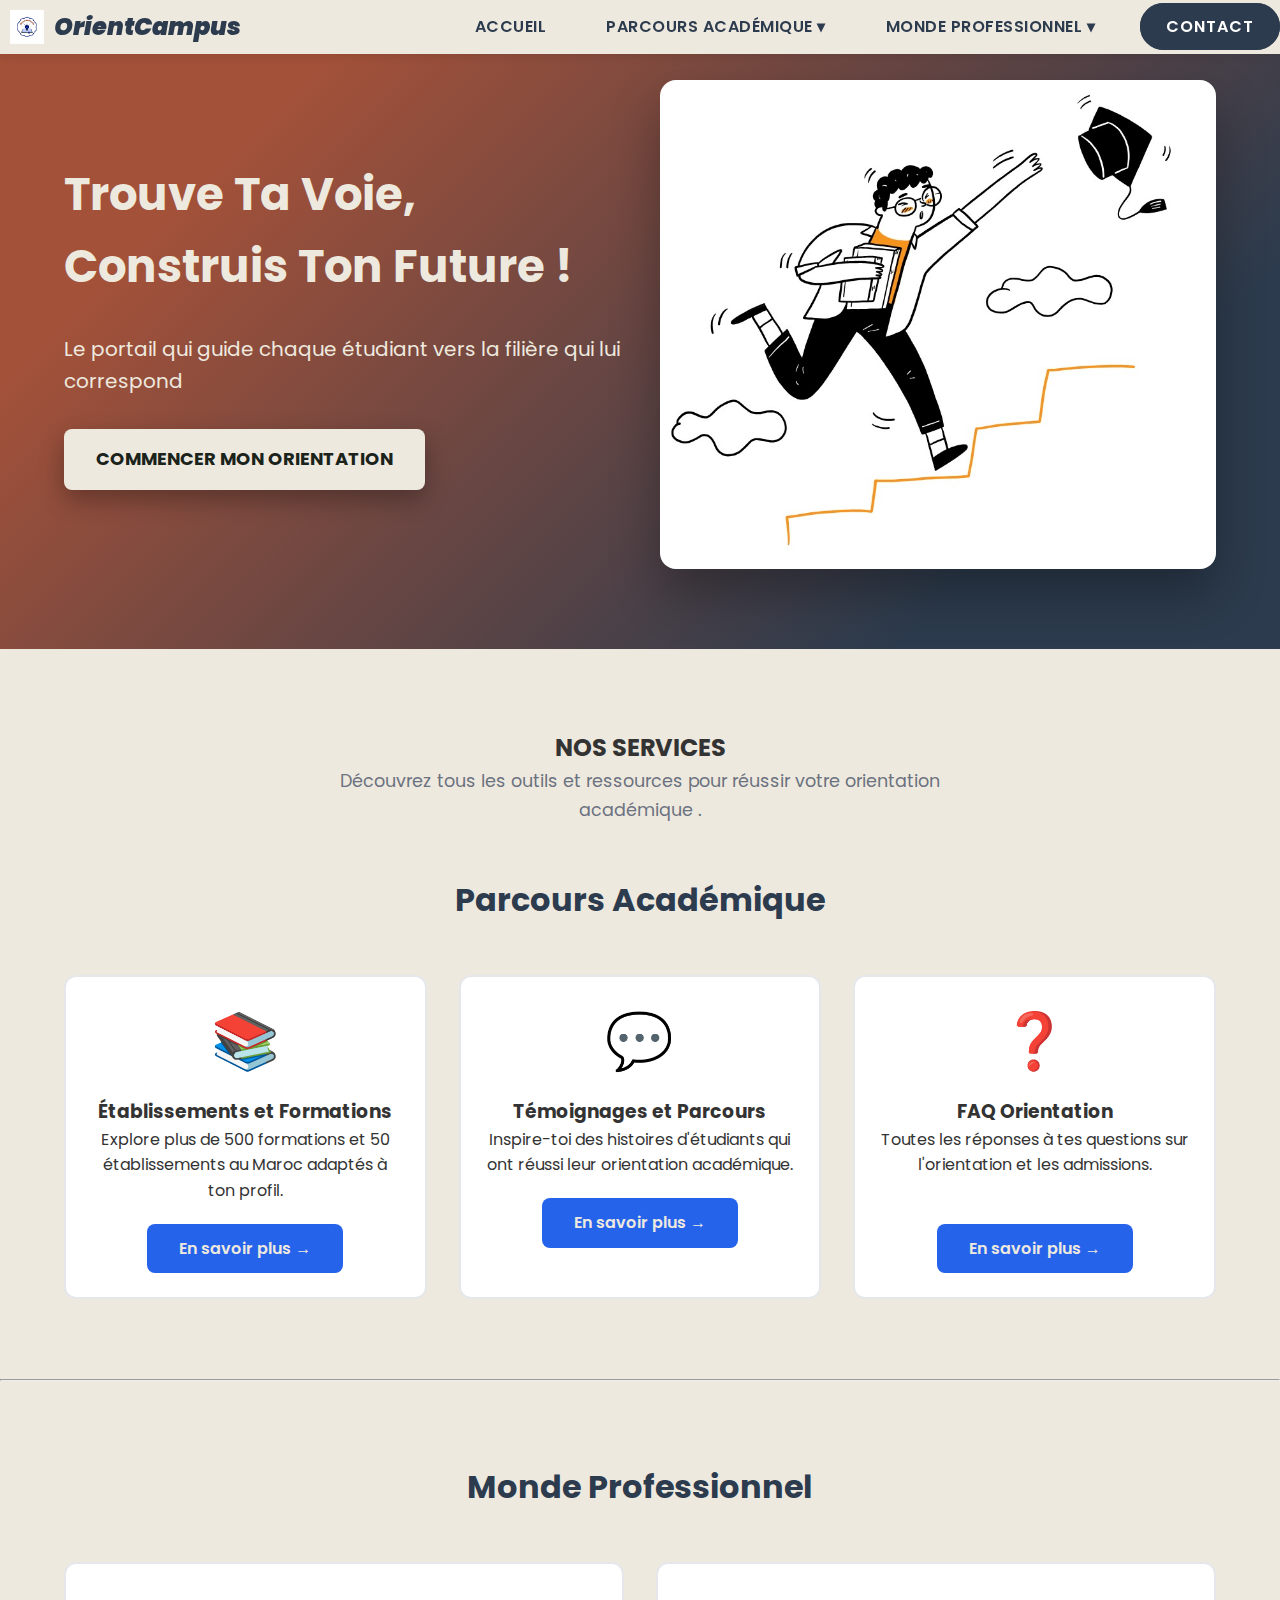
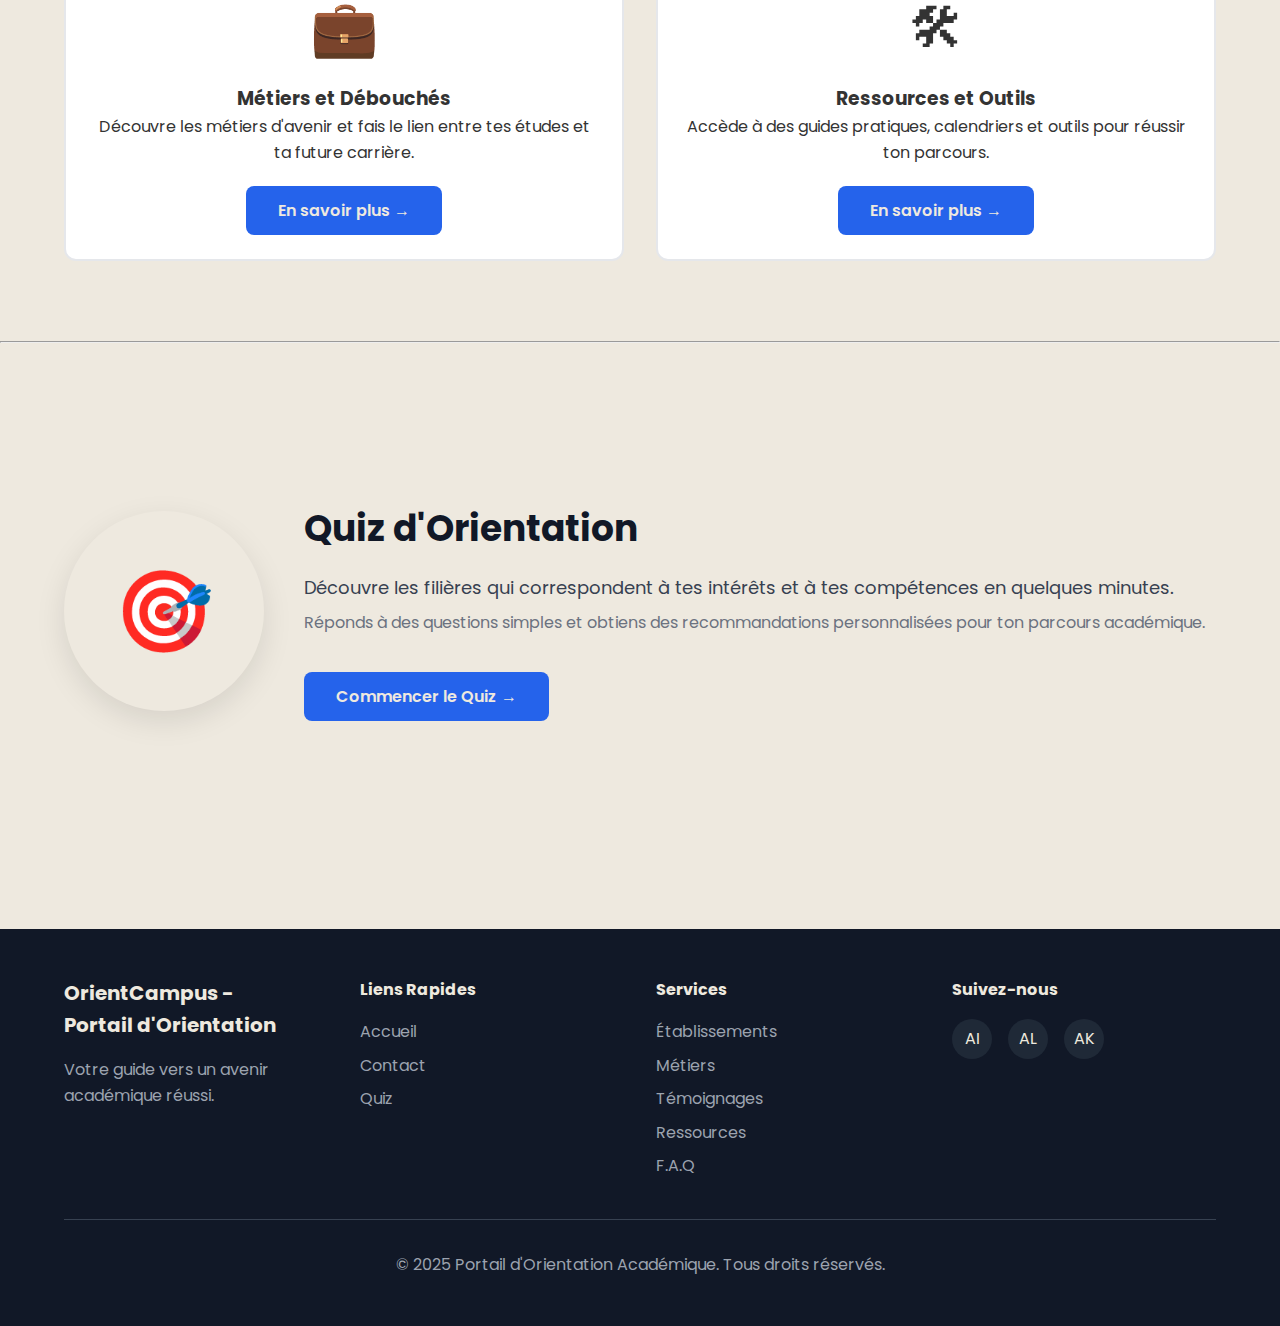
<file: index.html>
<!DOCTYPE html>
<html lang="fr">
<head>
    <meta charset="UTF-8">
    <meta name="viewport" content="width=device-width, initial-scale=1.0">
    <meta name="author" content="Triple A Team">
    <!-- Mots clés pour aider l'utilisateur à facilement touver notre site -->
    <meta name="keywords" content="Portail d'Orientation Académique et Professionnelle,orientation,CV,concours,contrôles">
    <meta name="description" content="OrientCampus by Triple A Team: Une platforme web innovante conçue pour guider les étudiants dans leur choix d'orientation professionnelle et académique ; pour découvrir leur métiers d'avenir !">
    <title>OrientCampus-Orientation Académique</title>
    <link rel="stylesheet" href="orientcampus.css">
</head>
<body>
    
    <!-- HEADER / NAVIGATION -->
    <header class="header">
        <nav class="nav">
            <div class="wrapper">
                <!-- Logo -->
                <div class="logo" title="Notre logo">
                    <img src="image.png" alt="Notre Logo">
                    <strong><em>OrientCampus</em></strong>
                </div>
                <!-- Menu Navigation -->
                <ul class="menu">
                    <li><a href="index.html" class="link">ACCUEIL</a></li>
                    
                    <!-- Parcours Académique -->
                    <li class="dropdown">
                        <a href="#parcours" class="link">PARCOURS ACADÉMIQUE ▾</a>
                        <ul class="dropdown-content">
                            <li><a href="etablissement.html" class="sub-link">📚 Établissements et Formations</a></li>
                            <li><a href="temoignages.html" class="sub-link">💬 Témoignages et Parcours</a></li>
                            <li><a href="faq.html" class="sub-link">❓ FAQ OrientCampus</a></li>
                        </ul>
                    </li>

                    
                    <!-- Monde Professionnel -->
                    <li class="dropdown">
                        <a href="#monde" class="link">MONDE PROFESSIONNEL ▾</a>
                        <ul class="dropdown-content">
                            <li><a href="metiers.html" class="sub-link">💼 Métiers et Débouchés</a></li>
                            <li><a href="ressources.html" class="sub-link">🛠 Ressources et Outils</a></li>
                        </ul>
                    </li>
                    
                    <!-- Contact Button -->
                    <li>
                        <a href="contact.html" class="contact-btn">CONTACT</a>
                    </li>
                </ul>
            </div>
        </nav>
    </header>

    <!-- HERO SECTION -->
    <section class="hero-section">
        <div class="container">
            <div class="hero-grid">
                <!-- Texte -->
                <div class="hero-text">
                    <h1 class="hero-title">Trouve Ta Voie, <br>Construis Ton Future !</h1>
                    <p class="hero-subtitle">Le portail qui guide chaque étudiant vers la filière qui lui correspond</p>
                    <a href="#parcours" class="hero-btn">COMMENCER MON ORIENTATION</a>
                </div>
                <!-- Image -->
                <img src="image.jpg" alt="Étudiants" class="hero-image">
            </div>
        </div>
    </section>

    <!-- SERVICES SECTION -->

                                <!-- Parcours Académique -->
    <section id="parcours" class="services-section">
        <h2 style="text-align: center;">NOS SERVICES</h2>
        <p class="section-subtitle">Découvrez tous les outils et ressources pour réussir votre orientation académique .</p>
        <div class="container">
            <div class="section-title">Parcours Académique</div>
            <!-- Les services -->
            <div class="services-parcours">
                <!-- Service 1 -->
                <div class="service-card">
                    <div class="service-icon">
                        <span>📚</span>
                    </div>
                    <h3 class="service-title">Établissements et Formations</h3>
                    <p class="service-description">Explore plus de 500 formations et 50 établissements au Maroc adaptés à ton profil.</p>
                    <a class="quiz-button" href="etablissement.html">En savoir plus →</a>
                </div>
                
                <!-- Service 2 -->
                <div class="service-card">
                    <div class="service-icon">
                        <span>💬</span>
                    </div>
                    <h3 class="service-title">Témoignages et Parcours</h3>
                    <p class="service-description">Inspire-toi des histoires d'étudiants qui ont réussi leur orientation académique.</p>
                    <a class="quiz-button" href="temoignages.html">En savoir plus →</a>
                </div>

                <!-- Service 3 -->
                <div class="service-card">
                    <div class="service-icon">
                        <span>❓</span>
                    </div>
                    <h3 class="service-title">FAQ Orientation</h3>
                    <p class="service-description">Toutes les réponses à tes questions sur l'orientation et les admissions.</p><br>
                    <a class="quiz-button" href="faq.html">En savoir plus →</a>
                </div>
            </div>
        </div>
    </section>
    <hr>

                                <!-- Monde Professionnel -->
    <section id="monde" class="services-section">
        <div class="container">
            <div class="section-title">Monde Professionnel</div>
            <!-- Les services -->
            <div class="services-monde">
                <!-- Service 4 -->
                <div class="service-card">
                    <div class="service-icon">
                        <span>💼</span>
                    </div>
                    <h3 class="service-title">Métiers et Débouchés</h3>
                    <p class="service-description">Découvre les métiers d'avenir et fais le lien entre tes études et ta future carrière.</p>
                    <a class="quiz-button" href="metiers.html">En savoir plus →</a>
                </div>

                <!-- Service 5 -->
                <div class="service-card">
                    <div class="service-icon">
                        <span>🛠</span>
                    </div>
                    <h3 class="service-title">Ressources et Outils</h3>
                    <p class="service-description">Accède à des guides pratiques, calendriers et outils pour réussir ton parcours.</p>
                    <a class="quiz-button" href="ressources.html">En savoir plus →</a>
                </div>
            </div>
        </div>
    </section><hr><br><br><br>

    <!-- SECTION QUIZ D'ORIENTATION -->
    <section class="quiz-section">
        <div class="container">
            <div class="quiz-container">
                <!-- Cercle avec icône -->
                <div class="quiz-circle">
                    <span>🎯</span>
                </div>
                    
                <!-- Contenu Quiz -->
                <div class="quiz-content">
                    <h2 class="quiz-title">Quiz d'Orientation</h2>
                    <p class="quiz-main">Découvre les filières qui correspondent à tes intérêts et à tes compétences en quelques minutes.</p>
                    <p class="quiz-subtitle">Réponds à des questions simples et obtiens des recommandations personnalisées pour ton parcours académique.</p>
                    <a href="quiz.html" class="quiz-button">Commencer le Quiz →</a>
                </div>
            </div>
        </div><br>
    </section>
    <br><br><br><br>

    <!-- FOOTER -->
    <footer class="footer">
        <div class="container">
            <div class="footer-grid">
                
                <div class="footer-column">
                    <h3 class="footer-title">OrientCampus - <br>Portail d'Orientation</h3>
                    <p class="footer-text">Votre guide vers un avenir <br>académique réussi.</p>
                </div>
                
                <div class="footer-column">
                    <h4 class="footer-heading">Liens Rapides</h4>
                    <ul class="footer-list">
                        <li><a href="index.html" class="footer-link">Accueil</a></li>
                        <li><a href="contact.html" class="footer-link">Contact</a></li>
                        <li><a href="quiz.html" class="footer-link">Quiz</a></li>
                    </ul>
                </div>
                
                <div class="footer-column">
                    <h4 class="footer-heading">Services</h4>
                    <ul class="footer-list">
                        <li><a href="etablissement.html" class="footer-link">Établissements</a></li>
                        <li><a href="metiers.html" class="footer-link">Métiers</a></li>
                        <li><a href="temoignages.html" class="footer-link">Témoignages</a></li>
                        <li><a href="ressources.html" class="footer-link">Ressources</a></li>
                        <li><a href="faq.html" class="footer-link">F.A.Q</a></li>
                    </ul>
                </div>
                
                <div class="footer-column">
                    <h4 class="footer-heading">Suivez-nous</h4>
                    <div class="icons">
                        <a href="https://www.instagram.com/idlamineaya?igsh=MXFrcDR2bzQwbGVoMA==" class="social-icon">AI</a>
                        <a href="https://www.instagram.com/assialaqchai?igsh=YXk2Y2FvbmJ5YzNw" class="social-icon">AL</a>
                        <a href="https://www.instagram.com/chachapreciouska?igsh=bG0zeXN5d2hwcGpo" class="social-icon">AK</a>
                    </div>
                </div>
                
            </div>
            
            <div class="footer-bottom">
                <p>&copy; 2025 Portail d'Orientation Académique. Tous droits réservés.</p>
            </div>
        </div>
    </footer>




</body>
</html>
</file>
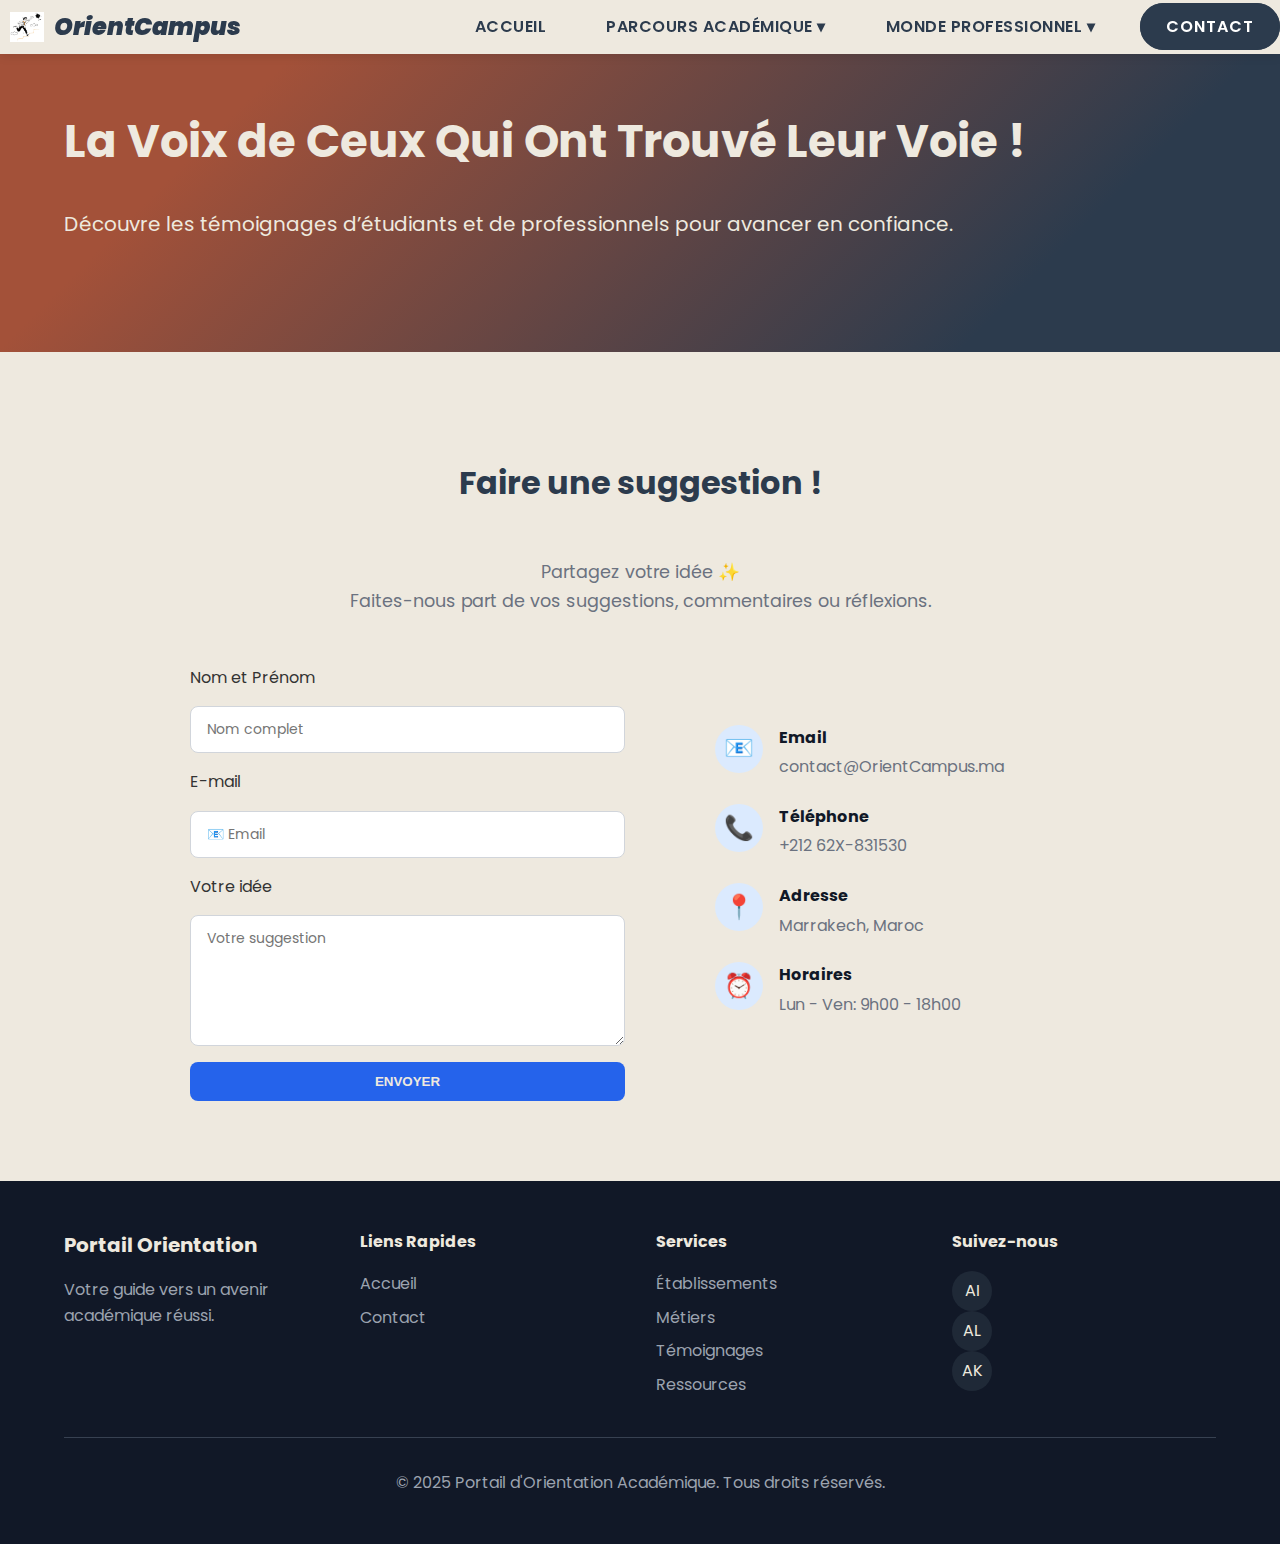
<file: contact.html>
<!DOCTYPE html>
<html lang="fr">
<head>
    <meta charset="UTF-8">
    <meta name="viewport" content="width=device-width, initial-scale=1.0">
    <meta name="author" content="Triple A Team">
    <!-- Mots clés pour aider l'utilisateur à facilement touver notre site -->
    <meta name="keywords" content="Portail d'Orientation Académique et Professionnelle,orientation,CV,concours,contrôles">
    <meta name="description" content="OrientCampus by Triple A Team: Une platforme web innovante conçue pour guider les étudiants dans leur choix d'orientation professionnelle et académique ; pour découvrir leur métiers d'avenir !">
    <title> Contactez OrientCampus-Orientaion Académique</title>
    <link rel="stylesheet" href="orientcampus.css">
</head>
<body>
     <!-- HEADER / NAVIGATION -->
<header class="header">
    <nav class="nav">
        <div class="wrapper"> 
            <!-- Logo -->
            <div class="logo" title="Notre logo">
                <img src="image.jpg" alt="Logo OrientCampus">
                <strong><em>OrientCampus</em></strong>
            </div>
            
            <!-- Menu Navigation -->
            <ul class="menu">
                <li><a href="index.html" class="link">ACCUEIL</a></li>
                
                <!-- Parcours Académique -->
                <li class="dropdown">
                    <a href="#parcours" class="link">PARCOURS ACADÉMIQUE ▾</a>
                    <ul class="dropdown-content">
                        <li><a href="etablissement.html" class="sub-link">📚 Établissements et Formations</a></li>
                        <li><a href="temoignages.html" class="sub-link">💬 Témoignages et Parcours</a></li>
                        <li><a href="faq.html" class="sub-link"> ❓FAQ Orientation</a></li>
                    </ul>
                </li>
                
                <!-- Monde Professionnel -->
                <li class="dropdown">
                    <a href="#monde" class="link">MONDE PROFESSIONNEL ▾</a>
                    <ul class="dropdown-content">
                        <li><a href="metiers.html" class="sub-link">💼 Métiers et Débouchés</a></li>
                        <li><a href="ressources.html" class="sub-link">🛠️ Ressources et Outils</a></li>
                    </ul>
                </li>
                
                <!-- Contact Button -->
                <li>
                    <a href="contact.html" class="contact-btn">CONTACT</a>
                </li>
            </ul>
        </div>
    </nav>
</header>
                                        
                    <!-- Contact Button -->
                    <a href="contact.html" class="contact-btn">CONTACT</a>
                </div>
            </div>
        </nav>
    </header>

   <!-- HERO SECTION -->
    <section class="hero-section">
        <div class="container">
            <h1 class="hero-title">La Voix de Ceux Qui Ont Trouvé Leur Voie !</h1>
            <p class="hero-subtitle">Découvre les témoignages d’étudiants et de professionnels pour avancer en confiance.</p>
        </div>
    </section><br>

            </div>
        </div>
    </section>

    <!-- CONTACT US -->
    <section id="contact" class="contact-section">
        <div class="container">
            <div class="contact-wrapper">
                <h2 class="section-title">Faire une suggestion !</h2>
                <p class="section-subtitle">Partagez votre idée ✨<br> Faites-nous part de vos suggestions, commentaires ou réflexions.</p>
                
                <div class="contact-grid">
                    <!-- Formulaire -->
                    <div class="contact-form-wrapper">
                        <form class="contact-form" method="post">
                            <label for="text">Nom et Prénom</label>
                            <input type="text" placeholder="Nom complet" class="form-input" title="Entrer votre nom , il doit contient uniquement des lettres !!"  pattern="[A-Z a-z]+" required>
                            <label for="eamil">E-mail</label>
                            <input type="email" placeholder="📧 Email" class="form-input" title="Entrer votre email" required>
                            <label for="textarea">Votre idée</label>
                            <textarea placeholder="Votre suggestion" rows="5" class="form-input" minlength="10" title="au moins 10 lettres" required></textarea>
                            <button type="submit" class="form-submit" title="Cliquer pour envoyer !">ENVOYER</button>
                        </form>
                    </div>

                    <!-- Informations de contact -->
                    <div class="contact-info">
                        <div class="contact-item">
                            <div class="contact-icon">
                                <span>📧</span>
                            </div>
                            <div class="contact-details">
                                <h4>Email</h4>
                                <p>contact@OrientCampus.ma</p>
                            </div>
                        </div>
                        
                        <div class="contact-item">
                            <div class="contact-icon">
                                <span>📞</span>
                            </div>
                            <div class="contact-details">
                                <h4>Téléphone</h4>
                                <p>+212 62X-831530</p>
                            </div>
                        </div>
                        
                        <div class="contact-item">
                            <div class="contact-icon">
                                <span>📍</span>
                            </div>
                            <div class="contact-details">
                                <h4>Adresse</h4>
                                <p>Marrakech, Maroc</p>
                            </div>
                        </div>
                        
                        <div class="contact-item">
                            <div class="contact-icon">
                                <span>⏰</span>
                            </div>
                            <div class="contact-details">
                                <h4>Horaires</h4>
                                <p>Lun - Ven: 9h00 - 18h00</p>
                            </div>
                        </div>
                    </div>
                </div>
            </div>
        </div>
    </section>


    
    <!-- FOOTER -->
    <footer class="footer">
        <div class="container">
            <div class="footer-grid">
                
                <div class="footer-column">
                    <h3 class="footer-title">Portail Orientation</h3>
                    <p class="footer-text">Votre guide vers un avenir académique réussi.</p>
                </div>
                
                <div class="footer-column">
                    <h4 class="footer-heading">Liens Rapides</h4>
                    <ul class="footer-list">
                        <li><a href="index.html" class="footer-link">Accueil</a></li>
                        <li><a href="contact.html" class="footer-link">Contact</a></li>
                    </ul>
                </div>
                
                <div class="footer-column">
                    <h4 class="footer-heading">Services</h4>
                    <ul class="footer-list">
                        <li><a href="etablissement.html" class="footer-link">Établissements</a></li>
                        <li><a href="metiers.html" class="footer-link">Métiers</a></li>
                        <li><a href="temoignages.html" class="footer-link">Témoignages</a></li>
                        <li><a href="ressources.html" class="footer-link">Ressources</a></li>
                    </ul>
                </div>
                
                <div class="footer-column">
                    <h4 class="footer-heading">Suivez-nous</h4>
                    <div class="social-icons">
                        <a href="https://www.instagram.com/idlamineaya?igsh=MXFrcDR2bzQwbGVoMA==" class="social-icon">AI</a>
                        <a href="https://www.instagram.com/assialaqchai?igsh=YXk2Y2FvbmJ5YzNw" class="social-icon">AL</a>
                        <a href="#" class="social-icon">AK</a>
                    </div>
                </div>
                
            </div>
            
            <div class="footer-bottom">
                <p>&copy; 2025 Portail d'Orientation Académique. Tous droits réservés.</p>
            </div>
        </div>
    </footer>






</body>
</html>
</file>
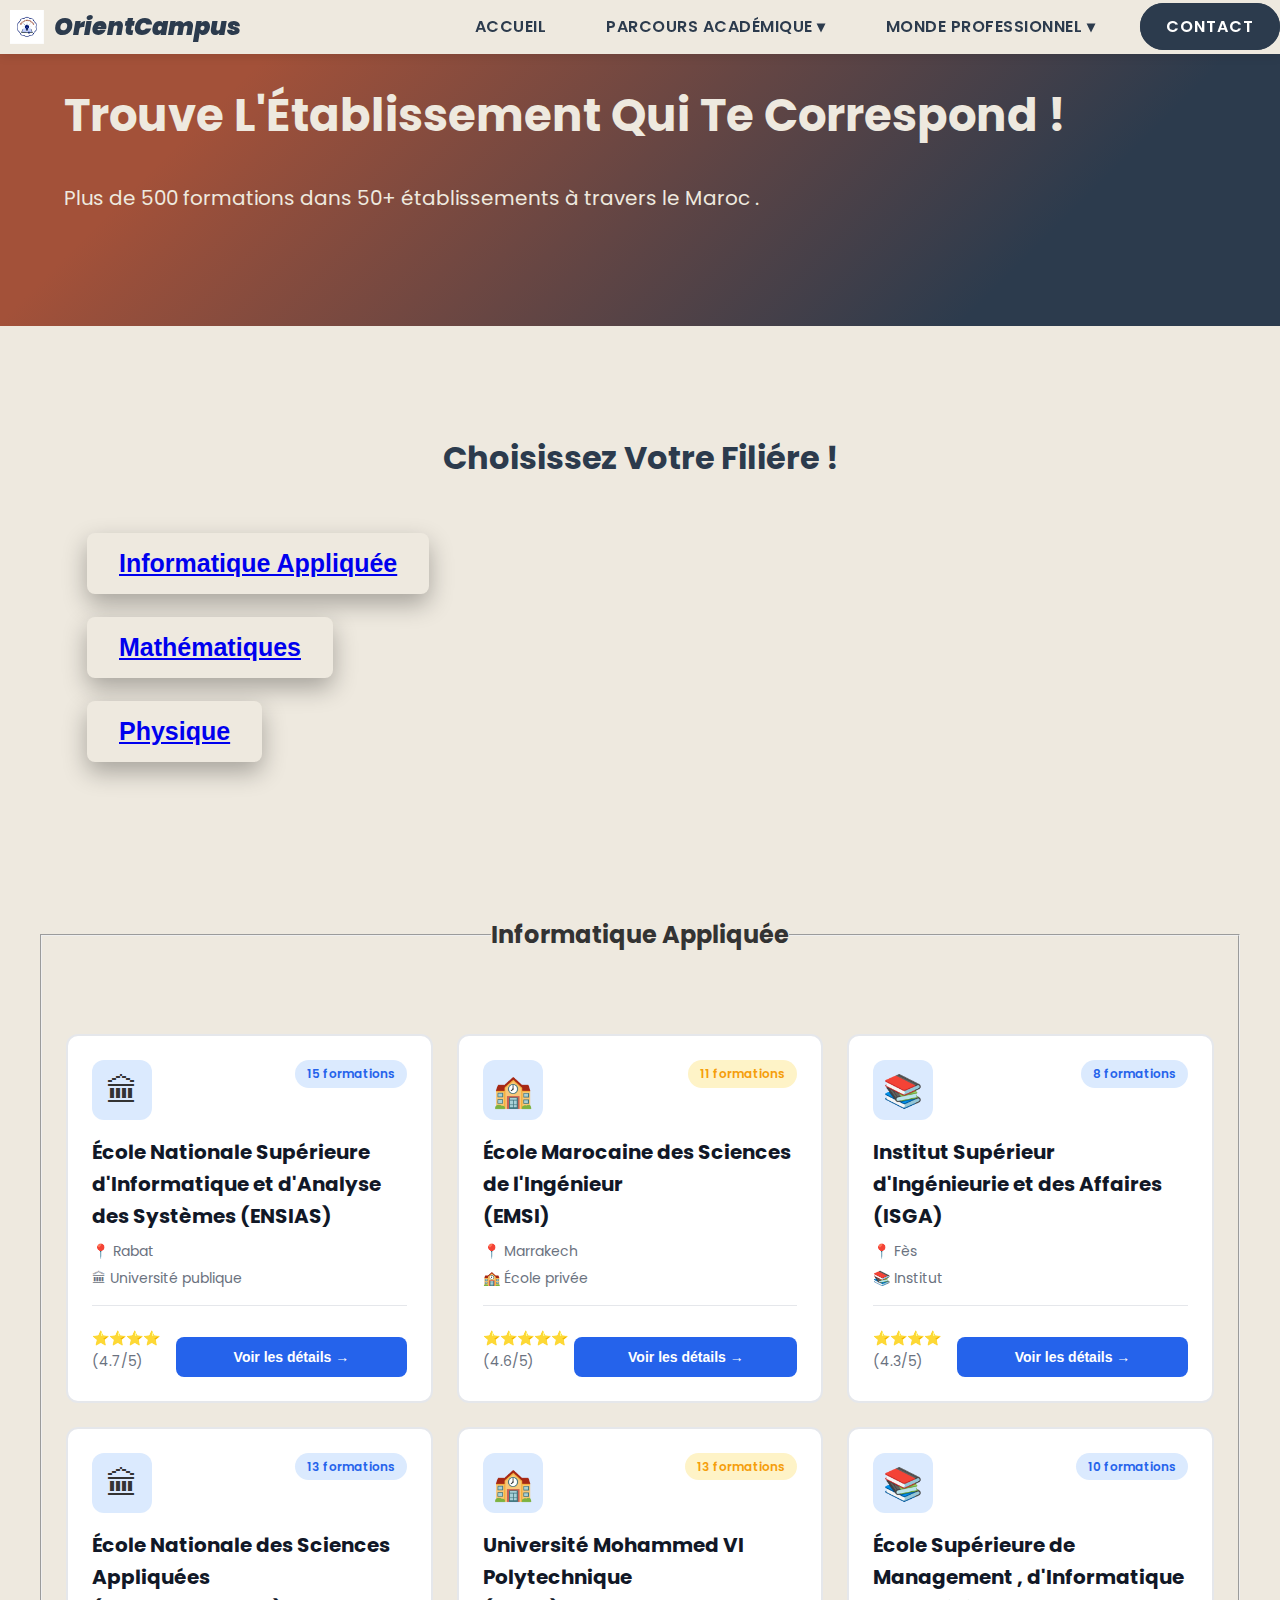
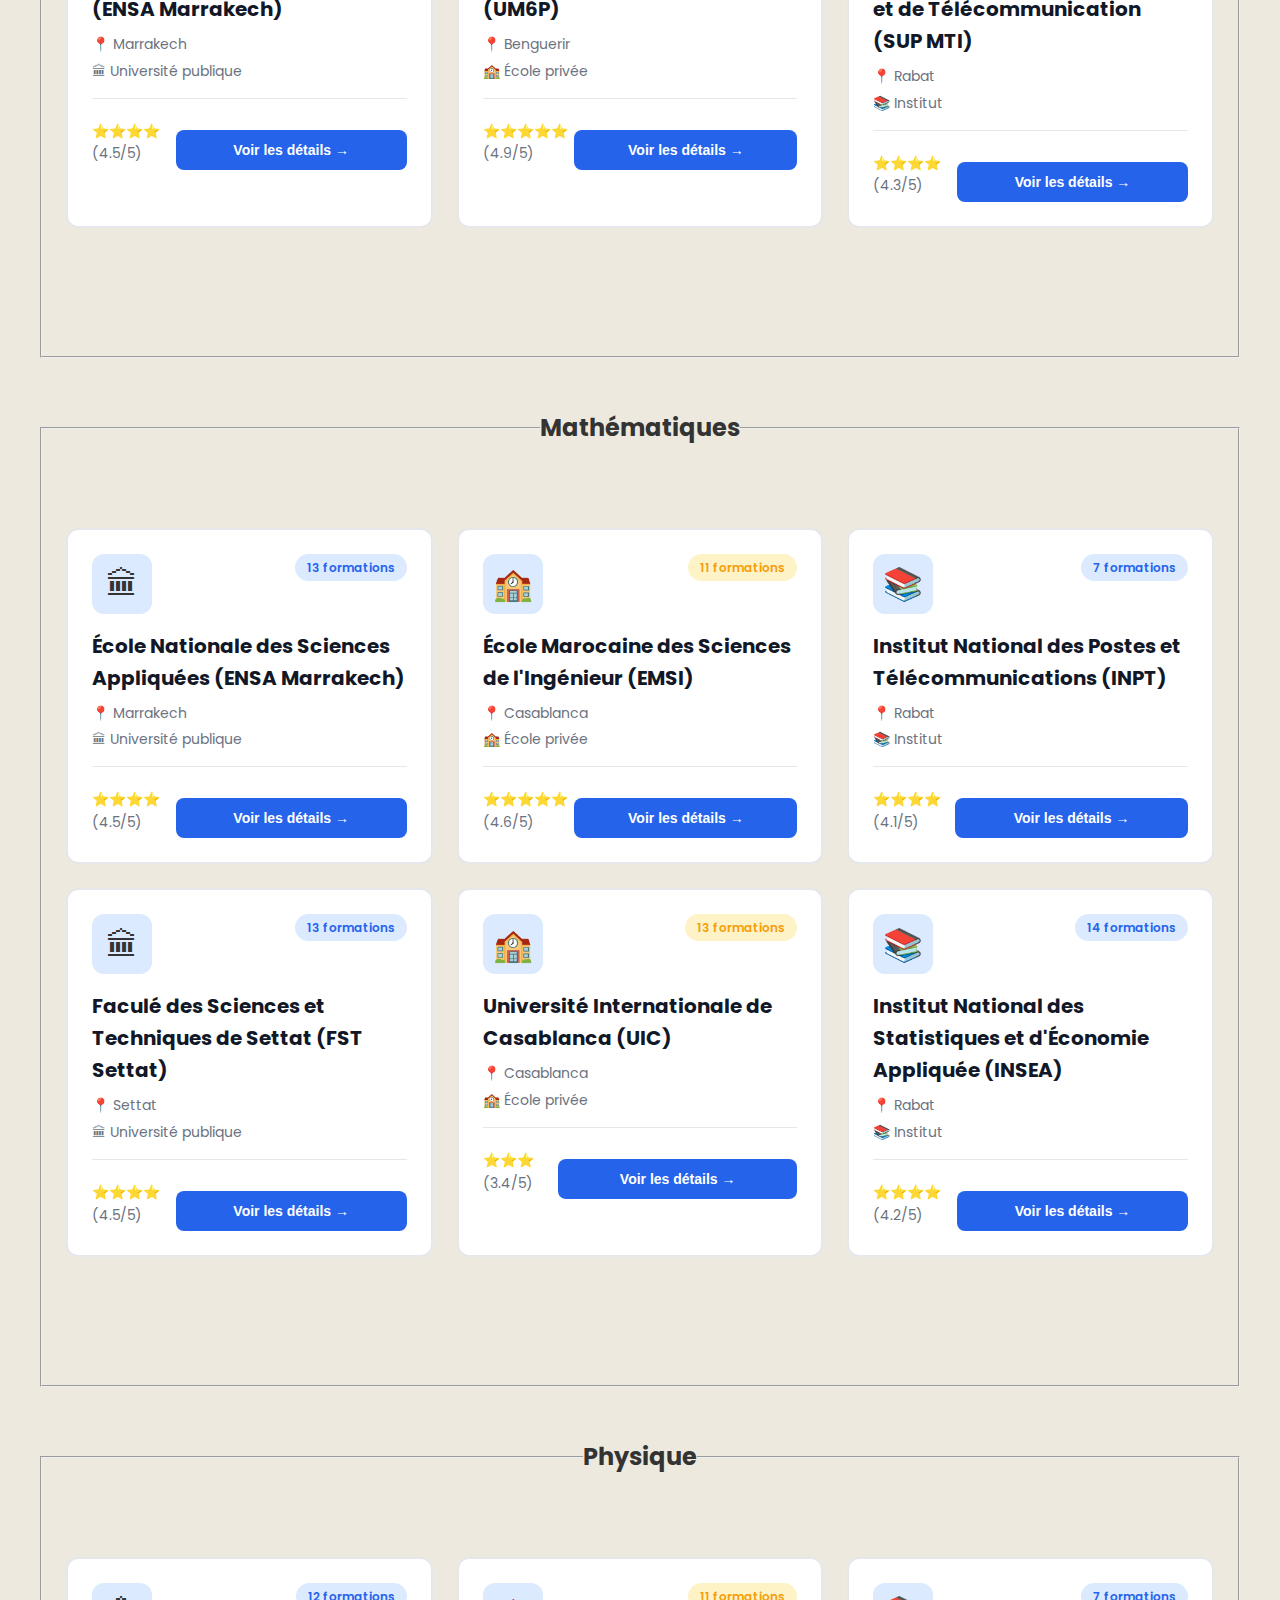
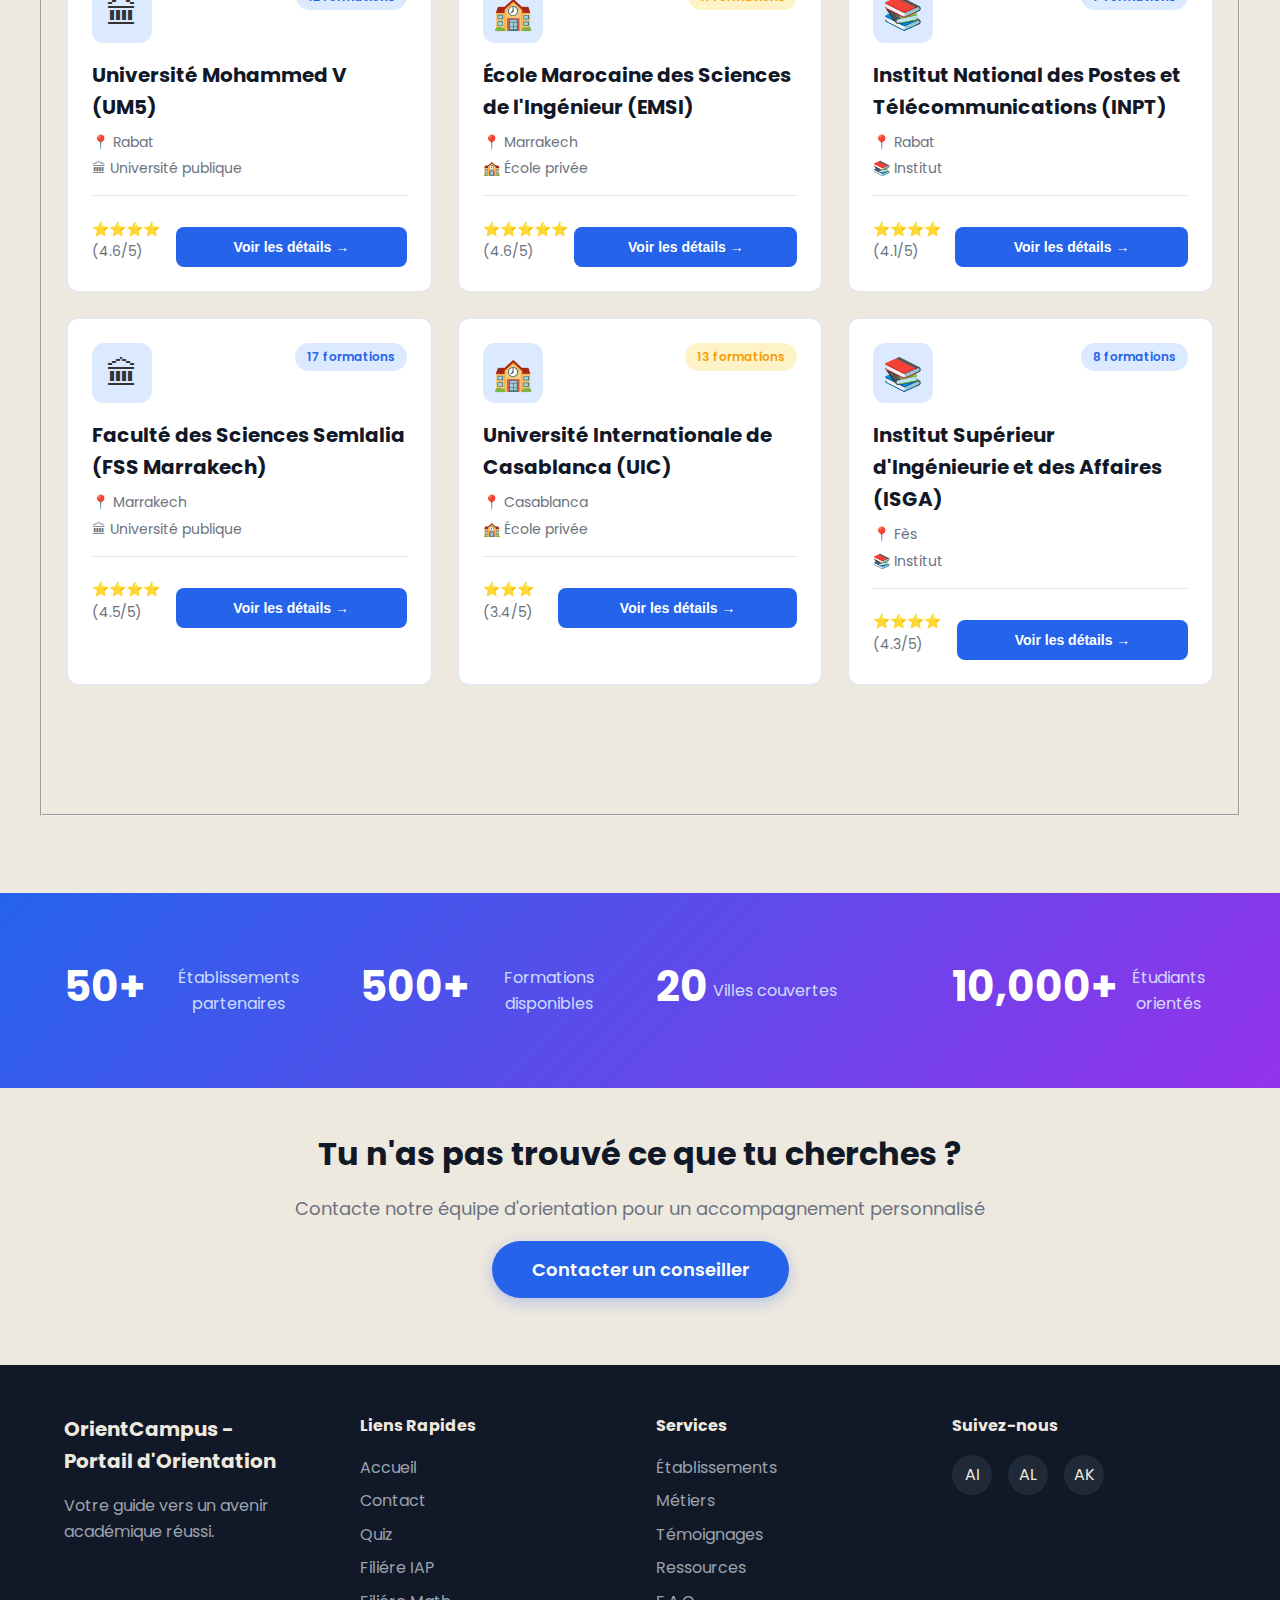
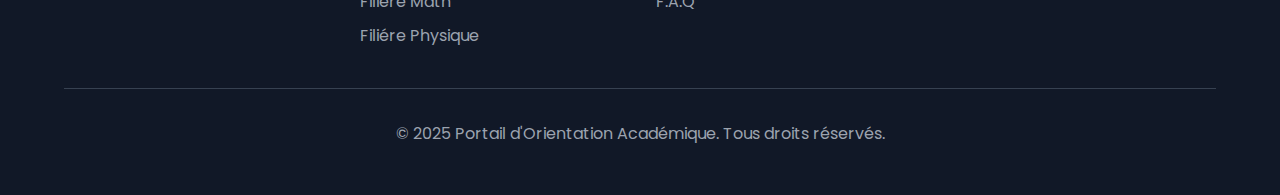
<file: etablissement.html>
<!DOCTYPE html>
<html lang="fr">
<head>
    <meta charset="UTF-8">
    <meta name="viewport" content="width=device-width, initial-scale=1.0">
    <meta name="author" content="Triple A Team">
    <!-- Mots clés pour aider l'utilisateur à facilement touver notre site -->
    <meta name="keywords" content="Portail d'Orientation Académique et Professionnelle,orientation,CV,concours,contrôles">
    <meta name="description" content="OrientCampus by Triple A Team: Une platforme web innovante conçue pour guider les étudiants dans leur choix d'orientation professionnelle et académique ; pour découvrir leur métiers d'avenir !">
    <title>Établissements et Formations - Orientation Académique</title>
    <link rel="stylesheet" href="orientcampus.css">
</head>
<body>
    
    <!-- HEADER / NAVIGATION -->
    <header class="header">
        <nav class="nav">
            <div class="wrapper">
                <!-- Logo -->
                <div class="logo" title="Notre logo">
                    <img src="image.png" alt="Notre Logo">
                    <strong><em>OrientCampus</em></strong>
                </div>
                <!-- Menu Navigation -->
                <ul class="menu">
                    <li><a href="index.html" class="link">ACCUEIL</a></li>
                    
                    <!-- Parcours Académique -->
                    <li class="dropdown">
                        <a href="#parcours" class="link">PARCOURS ACADÉMIQUE ▾</a>
                        <ul class="dropdown-content">
                            <li><a href="etablissement.html" class="sub-link">📚 Établissements et Formations</a></li>
                            <li><a href="temoignages.html" class="sub-link">💬 Témoignages et Parcours</a></li>
                            <li><a href="faq.html" class="sub-link">❓ FAQ OrientCampus</a></li>
                        </ul>
                    </li>

                    <!-- Monde Professionnel -->
                    <li class="dropdown">
                        <a href="#monde" class="link">MONDE PROFESSIONNEL ▾</a>
                        <ul class="dropdown-content">
                            <li><a href="metiers.html" class="sub-link">💼 Métiers et Débouchés</a></li>
                            <li><a href="ressources.html" class="sub-link">🛠 Ressources et Outils</a></li>
                        </ul>
                    </li>
                    
                    <!-- Contact Button -->
                    <li>
                        <a href="contact.html" class="contact-btn">CONTACT</a>
                    </li>
                </ul>
            </div>
        </nav>
    </header>

    <!-- HERO SECTION -->
    <section class="hero-section">
        <div class="container">
            <h1 class="hero-title">Trouve L'Établissement Qui Te Correspond !</h1>
            <p class="hero-subtitle">Plus de 500 formations dans 50+ établissements à travers le Maroc .</p>
        </div>
    </section><br>

    <!-- Button vers les filières (les cartes) -->
    <section>
        <div class="container">
            <h1 class="section-title">Choisissez Votre Filiére !</h1>
            <button class="filière-btn"><a href="#info">Informatique Appliquée</a></button>
            <button class="filière-btn"><a href="#math">Mathématiques</a></button>
            <button class="filière-btn"><a href="#phy">Physique</a></button>
        </div>
    </section><br><br>




    <!-- CARDS SECTION -->

                                <!-- Informatique Appliquée -->
    <fieldset class="container" id="info">
        <legend align="center"><h2>Informatique Appliquée</h2></legend>
        <section >
            <div class="estab-grid">
                <!-- Carte 1 -->
                <div class="estab-card">
                    <div class="card-header">
                        <div class="estab-logo">🏛</div>
                        <span class="card-badge">15 formations</span>
                    </div>
                    <h3 class="estab-name">École Nationale Supérieure d'Informatique et d'Analyse des Systèmes (ENSIAS)</h3>
                    <p class="estab-location">📍 Rabat</p>
                    <p class="estab-type">🏛 Université publique</p>
                    <div class="card-footer">
                        <div class="rating">⭐⭐⭐⭐ (4.7/5)</div>
                        <button class="details-btn">Voir les détails →</button>
                    </div>
                </div>

                <!-- Carte 2 -->
                <div class="estab-card">
                    <div class="card-header">
                        <div class="estab-logo">🏫</div>
                        <span class="card-badge new">11 formations</span>
                    </div>
                    <h3 class="estab-name">École Marocaine des Sciences de l'Ingénieur <br> (EMSI)</h3>
                    <p class="estab-location">📍 Marrakech</p>
                    <p class="estab-type">🏫 École privée</p>
                    <div class="card-footer">
                        <div class="rating">⭐⭐⭐⭐⭐ (4.6/5)</div>
                        <button class="details-btn">Voir les détails →</button>
                    </div>
                </div>
                
                <!-- Carte 3 -->
                <div class="estab-card">
                    <div class="card-header">
                        <div class="estab-logo">📚</div>
                        <span class="card-badge">8 formations</span>
                    </div>
                    <h3 class="estab-name">Institut Supérieur d'Ingénieurie et des Affaires (ISGA)</h3>
                    <p class="estab-location">📍 Fès</p>
                    <p class="estab-type">📚 Institut</p>
                    <div class="card-footer">
                        <div class="rating">⭐⭐⭐⭐ (4.3/5)</div>
                        <button class="details-btn">Voir les détails →</button>
                    </div>
                </div>

                <!-- Carte 4 -->
                <div class="estab-card">
                    <div class="card-header">
                        <div class="estab-logo">🏛</div>
                        <span class="card-badge">13 formations</span>
                    </div>
                    <h3 class="estab-name">École Nationale des Sciences Appliquées <br>(ENSA Marrakech)</h3>
                    <p class="estab-location">📍 Marrakech</p>
                    <p class="estab-type">🏛 Université publique</p>
                    <div class="card-footer">
                        <div class="rating">⭐⭐⭐⭐ (4.5/5)</div>
                        <button class="details-btn">Voir les détails →</button>
                    </div>
                </div>

                <!-- Carte 5 -->
                <div class="estab-card">
                    <div class="card-header">
                        <div class="estab-logo">🏫</div>
                        <span class="card-badge new">13 formations</span>
                    </div>
                    <h3 class="estab-name">Université Mohammed VI Polytechnique <br>(UM6P)</h3>
                    <p class="estab-location">📍 Benguerir</p>
                    <p class="estab-type">🏫 École privée</p>
                    <div class="card-footer">
                        <div class="rating">⭐⭐⭐⭐⭐ (4.9/5)</div>
                        <button class="details-btn">Voir les détails →</button>
                    </div>
                </div>

                <!-- Carte 6 -->
                <div class="estab-card">
                    <div class="card-header">
                        <div class="estab-logo">📚</div>
                        <span class="card-badge">10 formations</span>
                    </div>
                    <h3 class="estab-name">École Supérieure de Management , d'Informatique et de Télécommunication (SUP MTI)</h3>
                    <p class="estab-location">📍 Rabat</p>
                    <p class="estab-type">📚 Institut</p>
                    <div class="card-footer">
                        <div class="rating">⭐⭐⭐⭐ (4.3/5)</div>
                        <button class="details-btn">Voir les détails →</button>
                    </div>
                </div>
            </div>
        </section>
    </fieldset><br><br>
    

                                <!-- Mathématiques -->
    <fieldset class="container" id="math">
        <legend align="center"><h2>Mathématiques</h2></legend>
        <section >
            <div class="estab-grid">
                <!-- Carte 1 -->
                <div class="estab-card">
                    <div class="card-header">
                        <div class="estab-logo">🏛</div>
                        <span class="card-badge">13 formations</span>
                    </div>
                    <h3 class="estab-name">École Nationale des Sciences Appliquées (ENSA Marrakech)</h3>
                    <p class="estab-location">📍 Marrakech</p>
                    <p class="estab-type">🏛 Université publique</p>
                    <div class="card-footer">
                        <div class="rating">⭐⭐⭐⭐ (4.5/5)</div>
                        <button class="details-btn">Voir les détails →</button>
                    </div>
                </div>

                <!-- Carte 2 -->
                <div class="estab-card">
                    <div class="card-header">
                        <div class="estab-logo">🏫</div>
                        <span class="card-badge new">11 formations</span>
                    </div>
                    <h3 class="estab-name">École Marocaine des Sciences de l'Ingénieur (EMSI)</h3>
                    <p class="estab-location">📍 Casablanca</p>
                    <p class="estab-type">🏫 École privée</p>
                    <div class="card-footer">
                        <div class="rating">⭐⭐⭐⭐⭐ (4.6/5)</div>
                        <button class="details-btn">Voir les détails →</button>
                    </div>
                </div>
                
                <!-- Carte 3 -->
                <div class="estab-card">
                    <div class="card-header">
                        <div class="estab-logo">📚</div>
                        <span class="card-badge">7 formations</span>
                    </div>
                    <h3 class="estab-name">Institut National des Postes et Télécommunications (INPT)</h3>
                    <p class="estab-location">📍 Rabat</p>
                    <p class="estab-type">📚 Institut</p>
                    <div class="card-footer">
                        <div class="rating">⭐⭐⭐⭐ (4.1/5)</div>
                        <button class="details-btn">Voir les détails →</button>
                    </div>
                </div>

                <!-- Carte 4 -->
                <div class="estab-card">
                    <div class="card-header">
                        <div class="estab-logo">🏛</div>
                        <span class="card-badge">13 formations</span>
                    </div>
                    <h3 class="estab-name">Faculé des Sciences et Techniques de Settat (FST Settat)</h3>
                    <p class="estab-location">📍 Settat</p>
                    <p class="estab-type">🏛 Université publique</p>
                    <div class="card-footer">
                        <div class="rating">⭐⭐⭐⭐ (4.5/5)</div>
                        <button class="details-btn">Voir les détails →</button>
                    </div>
                </div>

                <!-- Carte 5 -->
                <div class="estab-card">
                    <div class="card-header">
                        <div class="estab-logo">🏫</div>
                        <span class="card-badge new">13 formations</span>
                    </div>
                    <h3 class="estab-name">Université Internationale de Casablanca (UIC)</h3>
                    <p class="estab-location">📍 Casablanca</p>
                    <p class="estab-type">🏫 École privée</p>
                    <div class="card-footer">
                        <div class="rating">⭐⭐⭐ (3.4/5)</div>
                        <button class="details-btn">Voir les détails →</button>
                    </div>
                </div>

                <!-- Carte 6 -->
                <div class="estab-card">
                    <div class="card-header">
                        <div class="estab-logo">📚</div>
                        <span class="card-badge">14 formations</span>
                    </div>
                    <h3 class="estab-name">Institut National des Statistiques et d'Économie Appliquée (INSEA)</h3>
                    <p class="estab-location">📍 Rabat</p>
                    <p class="estab-type">📚 Institut</p>
                    <div class="card-footer">
                        <div class="rating">⭐⭐⭐⭐ (4.2/5)</div>
                        <button class="details-btn">Voir les détails →</button>
                    </div>
                </div>
            </div>
        </section>
    </fieldset><br><br>
    

                                <!-- Physique -->
    <fieldset class="container" id="phy">
        <legend align="center"><h2>Physique</h2></legend>
        <section >
            <div class="estab-grid">
                <!-- Carte 1 -->
                <div class="estab-card">
                    <div class="card-header">
                        <div class="estab-logo">🏛</div>
                        <span class="card-badge">12 formations</span>
                    </div>
                    <h3 class="estab-name">Université Mohammed V <br>(UM5)</h3>
                    <p class="estab-location">📍 Rabat</p>
                    <p class="estab-type">🏛 Université publique</p>
                    <div class="card-footer">
                        <div class="rating">⭐⭐⭐⭐ (4.6/5)</div>
                        <button class="details-btn">Voir les détails →</button>
                    </div>
                </div>

                <!-- Carte 2 -->
                <div class="estab-card">
                    <div class="card-header">
                        <div class="estab-logo">🏫</div>
                        <span class="card-badge new">11 formations</span>
                    </div>
                    <h3 class="estab-name">École Marocaine des Sciences de l'Ingénieur (EMSI)</h3>
                    <p class="estab-location">📍 Marrakech</p>
                    <p class="estab-type">🏫 École privée</p>
                    <div class="card-footer">
                        <div class="rating">⭐⭐⭐⭐⭐ (4.6/5)</div>
                        <button class="details-btn">Voir les détails →</button>
                    </div>
                </div>
                
                <!-- Carte 3 -->
                <div class="estab-card">
                    <div class="card-header">
                        <div class="estab-logo">📚</div>
                        <span class="card-badge">7 formations</span>
                    </div>
                    <h3 class="estab-name">Institut National des Postes et Télécommunications (INPT)</h3>
                    <p class="estab-location">📍 Rabat</p>
                    <p class="estab-type">📚 Institut</p>
                    <div class="card-footer">
                        <div class="rating">⭐⭐⭐⭐ (4.1/5)</div>
                        <button class="details-btn">Voir les détails →</button>
                    </div>
                </div>

                <!-- Carte 4 -->
                <div class="estab-card">
                    <div class="card-header">
                        <div class="estab-logo">🏛</div>
                        <span class="card-badge">17 formations</span>
                    </div>
                    <h3 class="estab-name">Faculté des Sciences Semlalia (FSS Marrakech)</h3>
                    <p class="estab-location">📍 Marrakech</p>
                    <p class="estab-type">🏛 Université publique</p>
                    <div class="card-footer">
                        <div class="rating">⭐⭐⭐⭐ (4.5/5)</div>
                        <button class="details-btn">Voir les détails →</button>
                    </div>
                </div>

                <!-- Carte 5 -->
                <div class="estab-card">
                    <div class="card-header">
                        <div class="estab-logo">🏫</div>
                        <span class="card-badge new">13 formations</span>
                    </div>
                    <h3 class="estab-name">Université Internationale de Casablanca (UIC)</h3>
                    <p class="estab-location">📍 Casablanca</p>
                    <p class="estab-type">🏫 École privée</p>
                    <div class="card-footer">
                        <div class="rating">⭐⭐⭐ (3.4/5)</div>
                        <button class="details-btn">Voir les détails →</button>
                    </div>
                </div>

                <!-- Carte 6 -->
                <div class="estab-card">
                    <div class="card-header">
                        <div class="estab-logo">📚</div>
                        <span class="card-badge">8 formations</span>
                    </div>
                    <h3 class="estab-name">Institut Supérieur d'Ingénieurie et des Affaires (ISGA)</h3>
                    <p class="estab-location">📍 Fès</p>
                    <p class="estab-type">📚 Institut</p>
                    <div class="card-footer">
                        <div class="rating">⭐⭐⭐⭐ (4.3/5)</div>
                        <button class="details-btn">Voir les détails →</button>
                    </div>
                </div>
            </div>
        </section>
    </fieldset><br><br><br>



    <!-- STATISTICS -->
    <section class="stats-section">
        <div class="container">
            <div class="stats-grid">
                <div class="stat-item">
                    <div class="stat-number">50+</div>
                    <div class="stat-label">Établissements partenaires</div>
                </div>
                <div class="stat-item">
                    <div class="stat-number">500+</div>
                    <div class="stat-label">Formations disponibles</div>
                </div>
                <div class="stat-item">
                    <div class="stat-number">20</div>
                    <div class="stat-label">Villes couvertes</div>
                </div>
                <div class="stat-item">
                    <div class="stat-number">10,000+</div>
                    <div class="stat-label">Étudiants orientés</div>
                </div>
            </div>
        </div>
    </section>


    <!-- CTA SECTION -->
    <section class="cta-section">
        <div class="container">
            <div class="cta-box">
                <h2 class="cta-title">Tu n'as pas trouvé ce que tu cherches ?</h2>
                <p class="cta-text">Contacte notre équipe d'orientation pour un accompagnement personnalisé</p>
                <a href="contact.html" class="cta-btn" style="text-decoration: none;">Contacter un conseiller</a>
            </div>
        </div>
    </section>

    <!-- FOOTER -->
    <footer class="footer">
        <div class="container">
            <div class="footer-grid">
                
                <div class="footer-column">
                    <h3 class="footer-title">OrientCampus - <br>Portail d'Orientation</h3>
                    <p class="footer-text">Votre guide vers un avenir <br>académique réussi.</p>
                </div>
                
                <div class="footer-column">
                    <h4 class="footer-heading">Liens Rapides</h4>
                    <ul class="footer-list">
                        <li><a href="index.html" class="footer-link">Accueil</a></li>
                        <li><a href="contact.html" class="footer-link">Contact</a></li>
                        <li><a href="quiz.html" class="footer-link">Quiz</a></li>
                        <li><a href="#info" class="footer-link">Filiére IAP</a></li>
                        <li><a href="#math" class="footer-link">Filiére Math</a></li>
                        <li><a href="#phy" class="footer-link">Filiére Physique</a></li>
                    </ul>
                </div>
                
                <div class="footer-column">
                    <h4 class="footer-heading">Services</h4>
                    <ul class="footer-list">
                        <li><a href="etablissement.html" class="footer-link">Établissements</a></li>
                        <li><a href="metiers.html" class="footer-link">Métiers</a></li>
                        <li><a href="temoignages.html" class="footer-link">Témoignages</a></li>
                        <li><a href="ressources.html" class="footer-link">Ressources</a></li>
                        <li><a href="faq.html" class="footer-link">F.A.Q</a></li>
                    </ul>
                </div>
                
                <div class="footer-column">
                    <h4 class="footer-heading">Suivez-nous</h4>
                    <div class="icons">
                        <a href="https://www.instagram.com/idlamineaya?igsh=MXFrcDR2bzQwbGVoMA==" class="social-icon">AI</a>
                        <a href="https://www.instagram.com/assialaqchai?igsh=YXk2Y2FvbmJ5YzNw" class="social-icon">AL</a>
                        <a href="https://www.instagram.com/chachapreciouska?igsh=bG0zeXN5d2hwcGpo" class="social-icon">AK</a>
                    </div>
                </div>
                
            </div>
            
            <div class="footer-bottom">
                <p>&copy; 2025 Portail d'Orientation Académique. Tous droits réservés.</p>
            </div>
        </div>
    </footer>


</body>
</html>
</file>
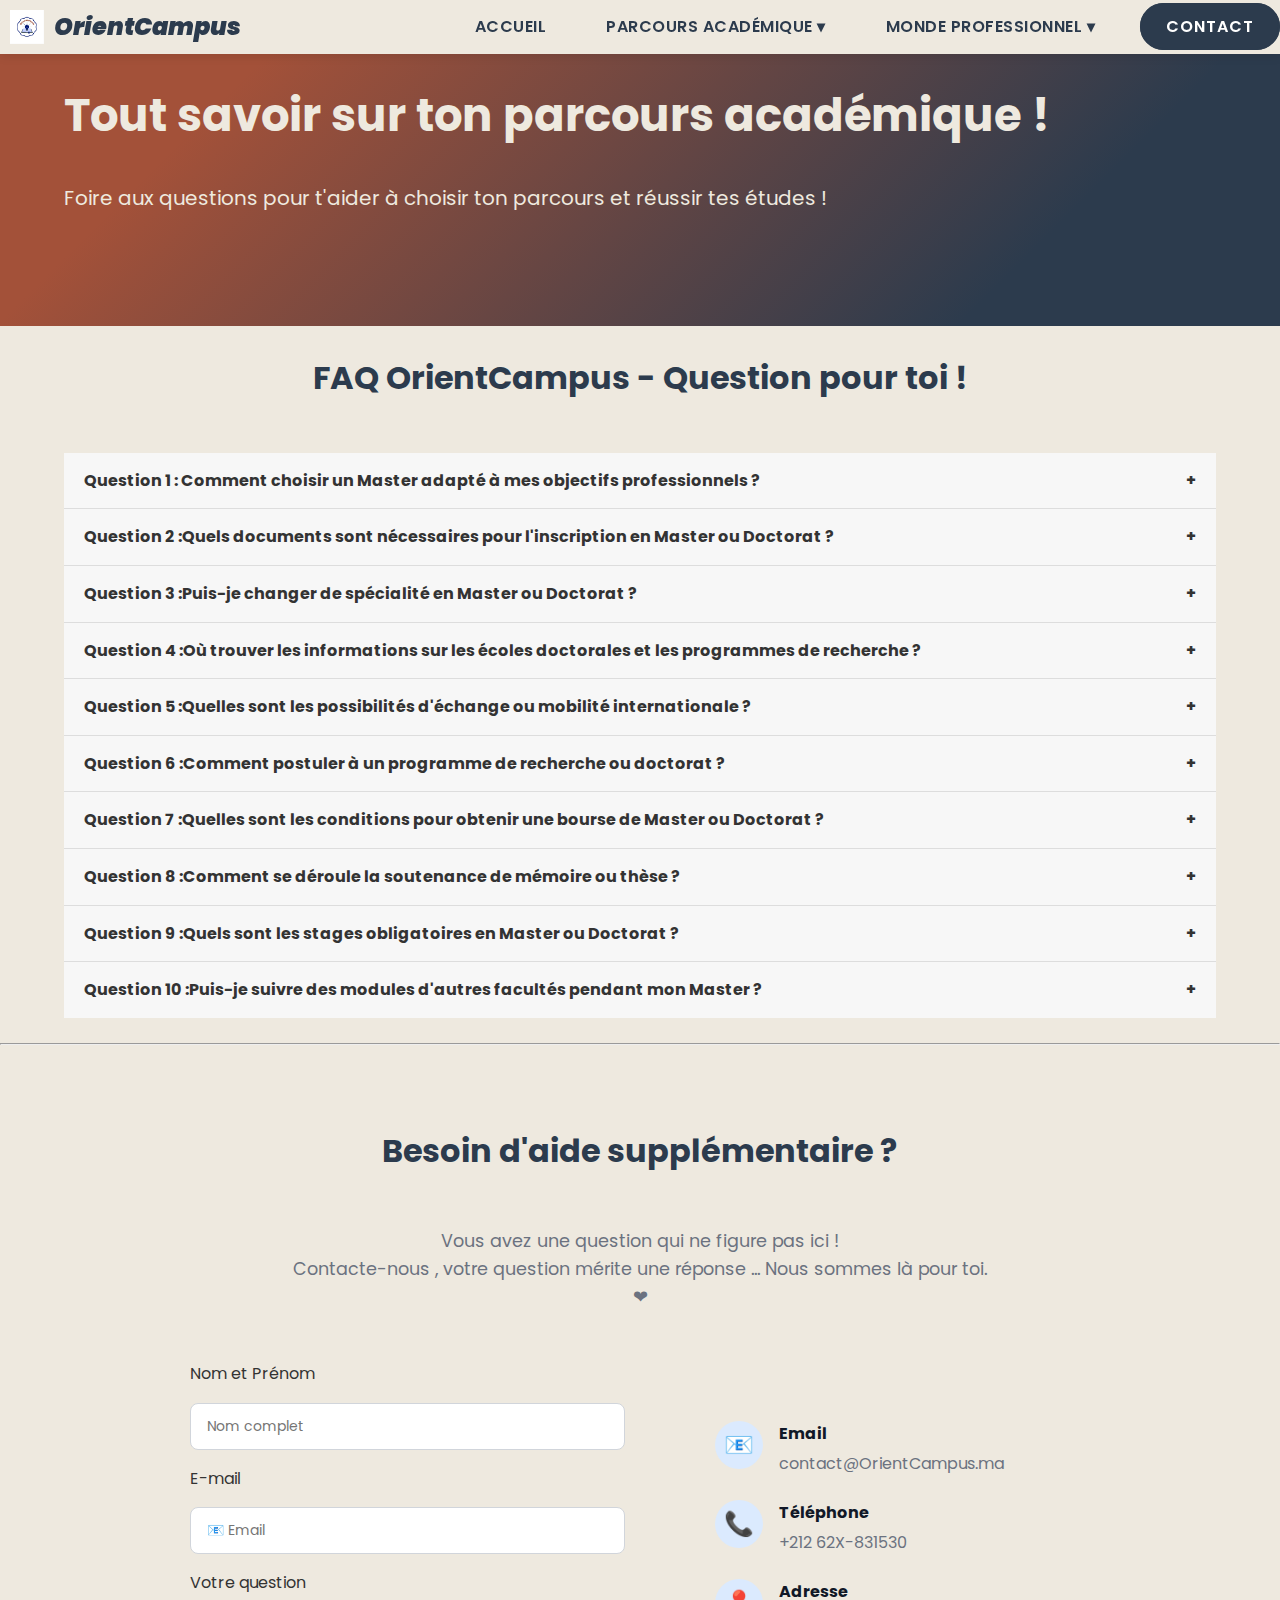
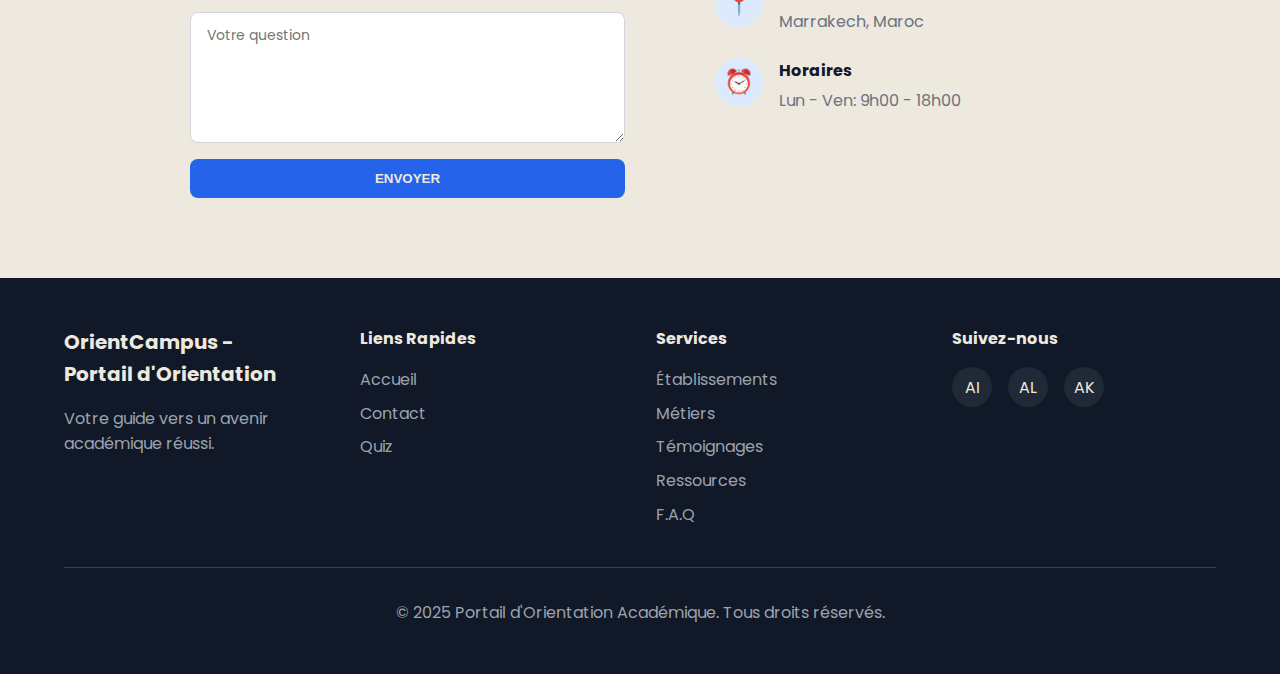
<file: faq.html>
<!DOCTYPE html>
<html lang="fr">
<head>
    <meta charset="UTF-8">
    <meta name="viewport" content="width=device-width, initial-scale=1.0">
    <meta name="author" content="Triple A Team">
    <!-- Mots clés pour aider l'utilisateur à facilement touver notre site -->
    <meta name="keywords" content="Portail d'Orientation Académique et Professionnelle,orientation,CV,concours,contrôles">
    <meta name="description" content="OrientCampus by Triple A Team: Une platforme web innovante conçue pour guider les étudiants dans leur choix d'orientation professionnelle et académique ; pour découvrir leur métiers d'avenir !">
    <title>FAQ OrientCampus-Orientation Académique</title>
    <link rel="stylesheet" href="orientcampus.css">
</head>
<body>
    
    <!-- HEADER / NAVIGATION -->
    <header class="header">
        <nav class="nav">
            <div class="wrapper">
                <!-- Logo -->
                <div class="logo" title="Notre logo">
                    <img src="image.png" alt="Notre Logo">
                    <strong><em>OrientCampus</em></strong>
                </div>
                <!-- Menu Navigation -->
                <ul class="menu">
                    <li><a href="index.html" class="link">ACCUEIL</a></li>
                    
                    <!-- Parcours Académique -->
                    <li class="dropdown">
                        <a href="#parcours" class="link">PARCOURS ACADÉMIQUE ▾</a>
                        <ul class="dropdown-content">
                            <li><a href="etablissement.html" class="sub-link">📚 Établissements et Formations</a></li>
                            <li><a href="temoignages.html" class="sub-link">💬 Témoignages et Parcours</a></li>
                            <li><a href="faq.html" class="sub-link">❓ FAQ OrientCampus</a></li>
                        </ul>
                    </li>

                    
                    <!-- Monde Professionnel -->
                    <li class="dropdown">
                        <a href="#monde" class="link">MONDE PROFESSIONNEL ▾</a>
                        <ul class="dropdown-content">
                            <li><a href="metiers.html" class="sub-link">💼 Métiers et Débouchés</a></li>
                            <li><a href="ressources.html" class="sub-link">🛠 Ressources et Outils</a></li>
                        </ul>
                    </li>
                    
                    <!-- Contact Button -->
                    <li>
                        <a href="contact.html" class="contact-btn">CONTACT</a>
                    </li>
                </ul>
            </div>
        </nav>
    </header>

    <!-- HERO SECTION -->
    <section class="hero-section">
        <div class="container">
            <h1 class="hero-title">Tout savoir sur ton parcours académique !</h1>
            <p class="hero-subtitle">Foire aux questions pour t'aider à choisir ton parcours et réussir tes études !</p>
        </div>
    </section><br>

    <!-- FAQ SECTION -->
    <div class="faq container">
        <h2 class="section-title">FAQ OrientCampus - Question pour toi !</h2>
            <!-- Question 1 -->
            <div class="item">
                <input type="checkbox" id="q1">
                <label for="q1">Question 1 : Comment choisir un Master adapté à mes objectifs professionnels ?</label>
                <div class="answer">
                    Analysez vos compétences, vos intérêts et les débouchés, puis consultez le catalogue des Masters disponibles .
                </div>
            </div>
            <!-- Question 2 -->
            <div class="item">
                <input type="checkbox" id="q2">
                <label for="q2">Question 2 :Quels documents sont nécessaires pour l'inscription en Master ou Doctorat ?</label>
                <div class="answer">
                    Diplôme de licence ou Master, relevés de notes, CV, lettre de motivation, éventuellement lettres de recommandation .
                </div>
            </div>
            <!-- Question 3 -->
            <div class="item">
                <input type="checkbox" id="q3">
                <label for="q3">Question 3 :Puis-je changer de spécialité en Master ou Doctorat ?</label>
                <div class="answer">
                    Oui, sous réserve d'acceptation par l'université et selon les conditions de la filière .
                </div>
            </div>
            <!-- Question 4 -->
            <div class="item">
                <input type="checkbox" id="q4">
                <label for="q4">Question 4 :Où trouver les informations sur les écoles doctorales et les programmes de recherche ?</label>
                <div class="answer">
                    Consultez le site officiel de l'université, le bureau d'orientation ou le responsable de la faculté .
                </div>
            </div>
            <!-- Question 5 -->
            <div class="item">
                <input type="checkbox" id="q5">
                <label for="q5">Question 5 :Quelles sont les possibilités d'échange ou mobilité internationale ?</label>
                <div class="answer">
                    Certaines universités offrent Erasmus ou partenariats internationaux pour Master et Doctorat .
                </div>
            </div>
            <!-- Question 6 -->
            <div class="item">
                <input type="checkbox" id="q6">
                <label for="q6">Question 6 :Comment postuler à un programme de recherche ou doctorat ?</label>
                <div class="answer">
                    Soumettez un projet de recherche, votre CV, vos diplômes et lettre de motivation à l'école doctorale .
                </div>
            </div>
            <!-- Question 7 -->
            <div class="item">
                <input type="checkbox" id="q7">
                <label for="q7">Question 7 :Quelles sont les conditions pour obtenir une bourse de Master ou Doctorat ?</label>
                <div class="answer">
                    Excellentes notes, projet de recherche solide et parfois lettres de recommandation .
                </div>
            </div>
            <!-- Question 8 -->
            <div class="item">
                <input type="checkbox" id="q8">
                <label for="q8">Question 8 :Comment se déroule la soutenance de mémoire ou thèse ?</label>
                <div class="answer">
                    Présentation devant un jury, suivi de questions et évaluation finale selon le règlement .
                </div>
            </div>
            <!-- Question 9 -->
            <div class="item">
                <input type="checkbox" id="q9">
                <label for="q9">Question 9 :Quels sont les stages obligatoires en Master ou Doctorat ?</label>
                <div class="answer">
                    Dépendent de la filière : certains Masters exigent un stage en entreprise ou en laboratoire de recherche .
                </div>
            </div>
            <!-- Question 10 -->
            <div class="item">
                <input type="checkbox" id="q10">
                <label for="q10">Question 10 :Puis-je suivre des modules d'autres facultés pendant mon Master ?</label>
                <div class="answer">
                    Oui, avec autorisation et selon la disponibilité des modules .
                </div>
            </div>
        </div>
    </div><br>
    <hr>

    <!-- CONTACT US -->
    <section class="contact-section">
        <div class="container">
            <div class="contact-wrapper">
                <h2 class="section-title">Besoin d'aide supplémentaire ?</h2>
                <p class="section-subtitle">Vous avez une question qui ne figure pas ici !<br> Contacte-nous , votre question mérite une réponse ... Nous sommes là pour toi. ❤</p>
                
                <div class="contact-grid">
                    <!-- Formulaire -->
                    <div class="contact-form-wrapper">
                        <form class="contact-form" method="post">
                            <label for="text">Nom et Prénom</label>
                            <input type="text" placeholder="Nom complet" class="form-input" title="Entrer votre nom , il doit contient uniquement des lettres !!"  pattern="[A-Z a-z]+" required>
                            <label for="eamil">E-mail</label>
                            <input type="email" placeholder="📧 Email" class="form-input" title="Entrer votre email" required>
                            <label for="textarea">Votre question</label>
                            <textarea placeholder="Votre question" rows="5" class="form-input" minlength="10" title="au moins 10 lettres" required></textarea>
                            <button type="submit" class="form-submit" title="Cliquer pour envoyer !">ENVOYER</button>
                        </form>
                    </div>

                    <!-- Informations de contact -->
                    <div class="contact-info">
                        <div class="contact-item">
                            <div class="contact-icon">
                                <span>📧</span>
                            </div>
                            <div class="contact-details">
                                <h4>Email</h4>
                                <p>contact@OrientCampus.ma</p>
                            </div>
                        </div>
                        
                        <div class="contact-item">
                            <div class="contact-icon">
                                <span>📞</span>
                            </div>
                            <div class="contact-details">
                                <h4>Téléphone</h4>
                                <p>+212 62X-831530</p>
                            </div>
                        </div>
                        
                        <div class="contact-item">
                            <div class="contact-icon">
                                <span>📍</span>
                            </div>
                            <div class="contact-details">
                                <h4>Adresse</h4>
                                <p>Marrakech, Maroc</p>
                            </div>
                        </div>
                        
                        <div class="contact-item">
                            <div class="contact-icon">
                                <span>⏰</span>
                            </div>
                            <div class="contact-details">
                                <h4>Horaires</h4>
                                <p>Lun - Ven: 9h00 - 18h00</p>
                            </div>
                        </div>
                    </div>
                </div>
            </div>
        </div>
    </section>


    <!-- FOOTER -->
    <footer class="footer">
        <div class="container">
            <div class="footer-grid">
                
                <div class="footer-column">
                    <h3 class="footer-title">OrientCampus - <br>Portail d'Orientation</h3>
                    <p class="footer-text">Votre guide vers un avenir <br>académique réussi.</p>
                </div>
                
                <div class="footer-column">
                    <h4 class="footer-heading">Liens Rapides</h4>
                    <ul class="footer-list">
                        <li><a href="index.html" class="footer-link">Accueil</a></li>
                        <li><a href="contact.html" class="footer-link">Contact</a></li>
                        <li><a href="quiz.html" class="footer-link">Quiz</a></li>
                    </ul>
                </div>
                
                <div class="footer-column">
                    <h4 class="footer-heading">Services</h4>
                    <ul class="footer-list">
                        <li><a href="etablissement.html" class="footer-link">Établissements</a></li>
                        <li><a href="metiers.html" class="footer-link">Métiers</a></li>
                        <li><a href="temoignages.html" class="footer-link">Témoignages</a></li>
                        <li><a href="ressources.html" class="footer-link">Ressources</a></li>
                        <li><a href="faq.html" class="footer-link">F.A.Q</a></li>
                    </ul>
                </div>
                
                <div class="footer-column">
                    <h4 class="footer-heading">Suivez-nous</h4>
                    <div class="icons">
                        <a href="https://www.instagram.com/idlamineaya?igsh=MXFrcDR2bzQwbGVoMA==" class="social-icon">AI</a>
                        <a href="https://www.instagram.com/assialaqchai?igsh=YXk2Y2FvbmJ5YzNw" class="social-icon">AL</a>
                        <a href="https://www.instagram.com/chachapreciouska?igsh=bG0zeXN5d2hwcGpo" class="social-icon">AK</a>
                    </div>
                </div>
                
            </div>
            
            <div class="footer-bottom">
                <p>&copy; 2025 Portail d'Orientation Académique. Tous droits réservés.</p>
            </div>
        </div>
    </footer>

</body>
</html>
</file>
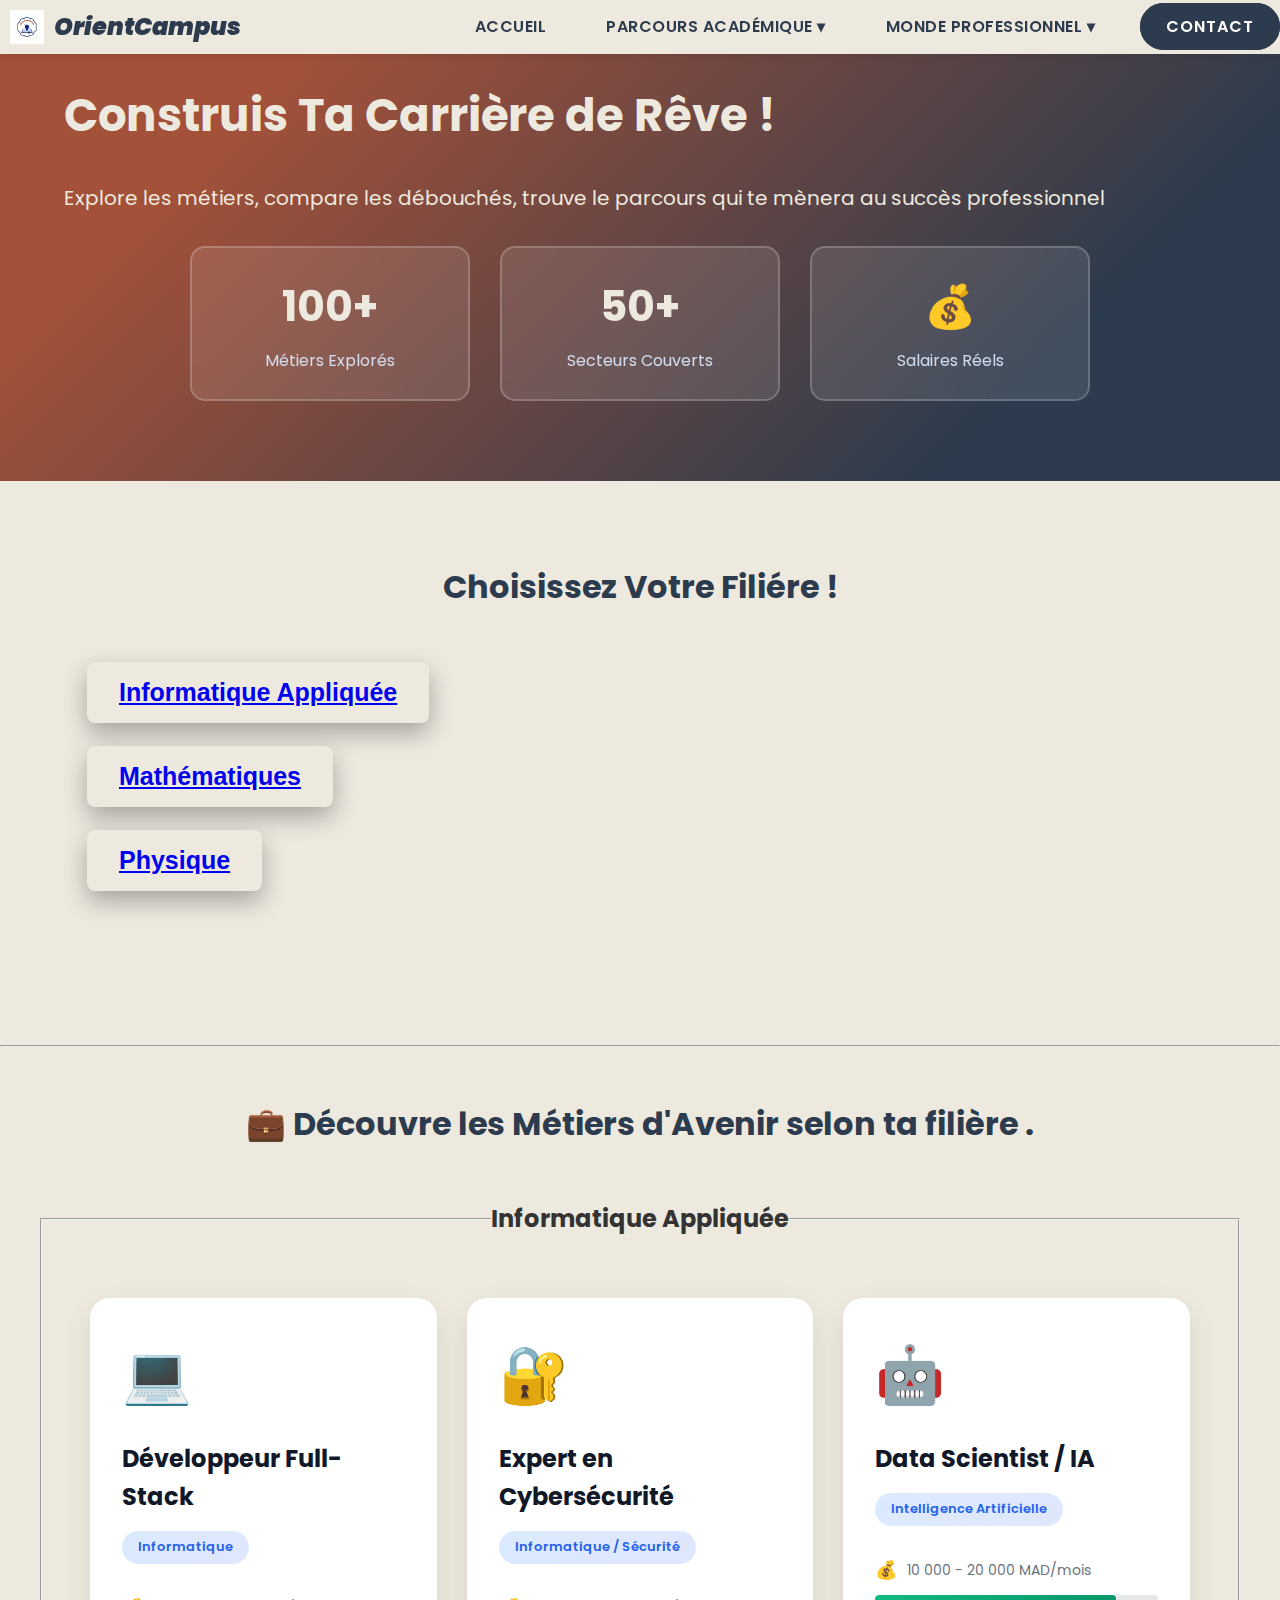
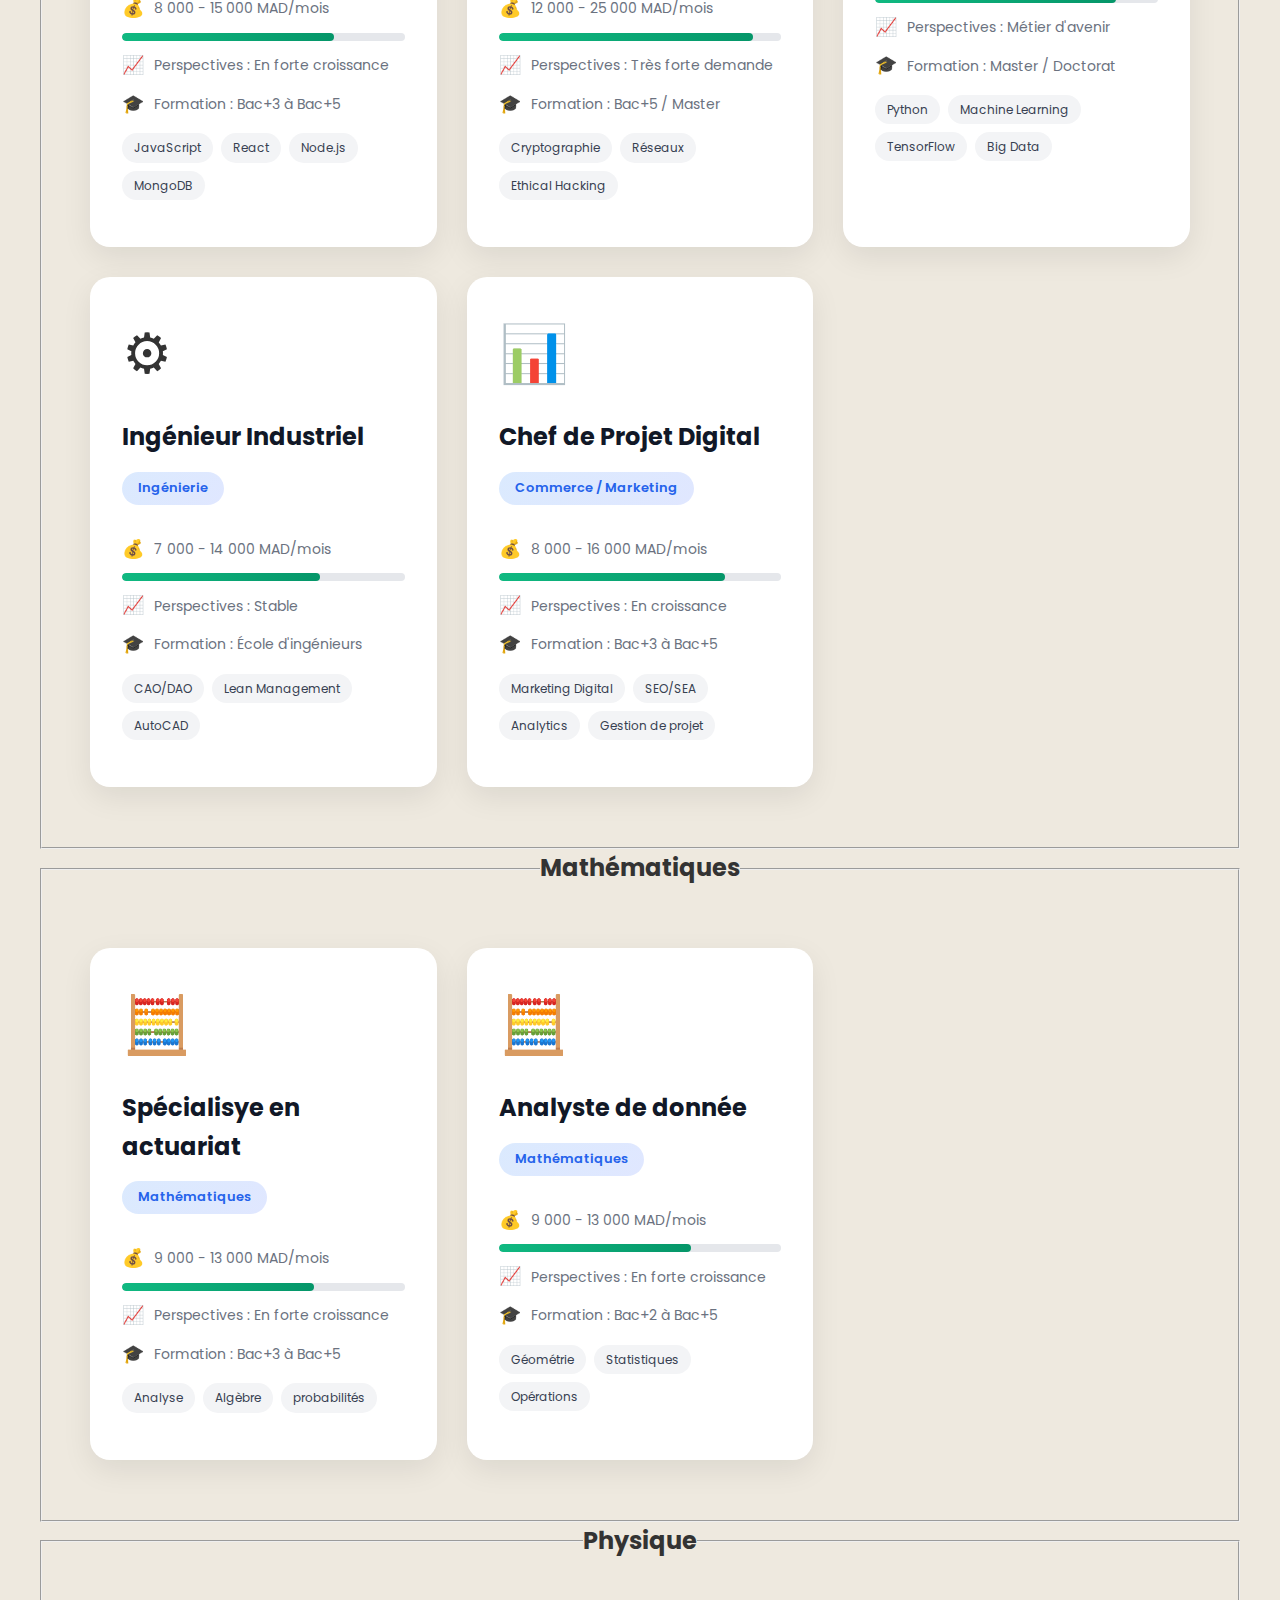
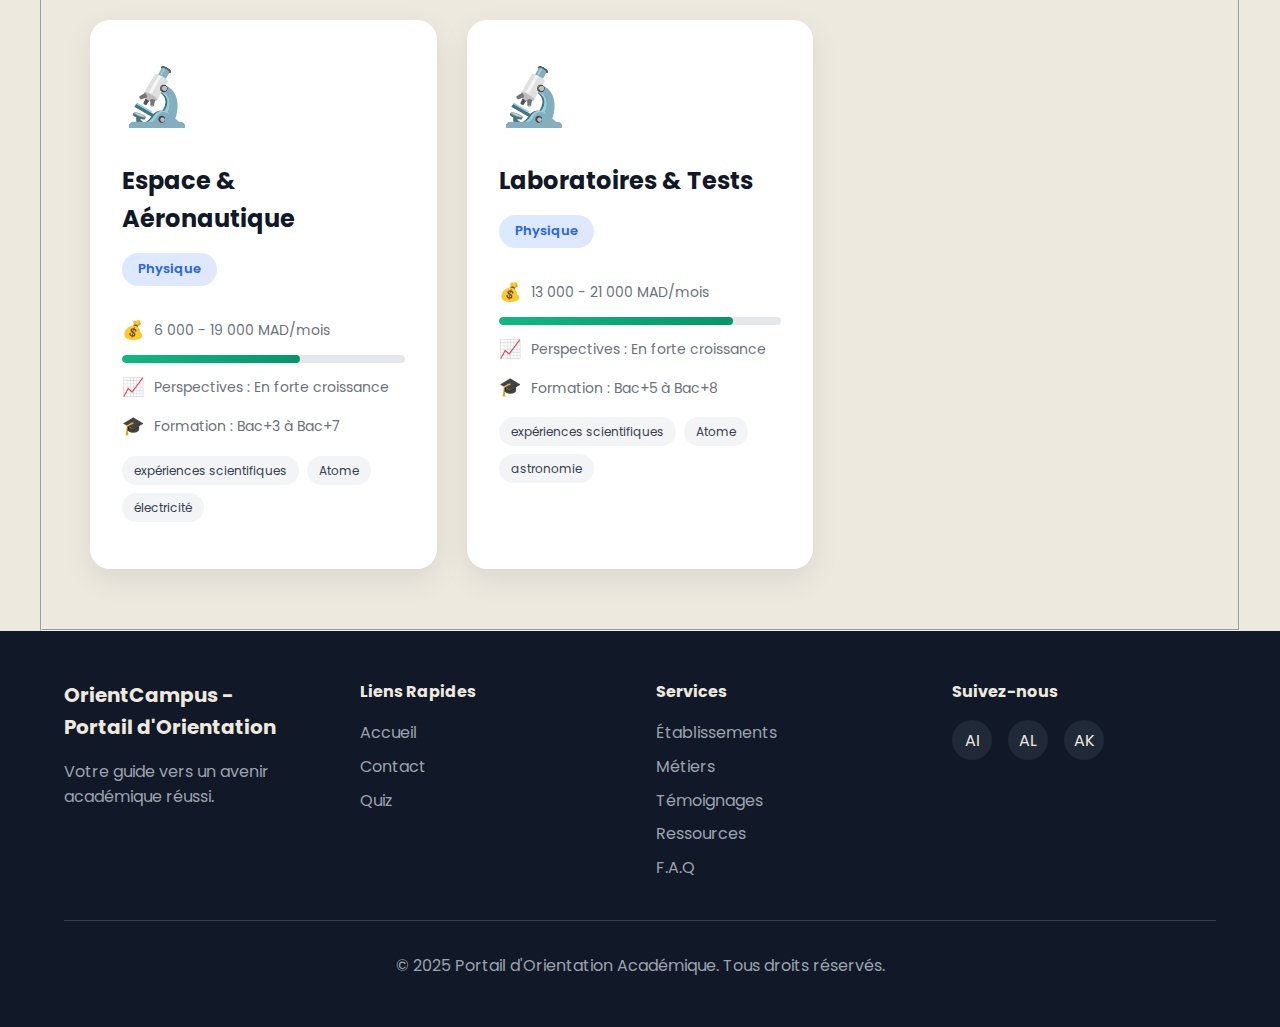
<file: metiers.html>
<!DOCTYPE html>
<html lang="fr">
<head>
    <meta charset="UTF-8">
    <meta name="viewport" content="width=device-width, initial-scale=1.0">
    <meta name="author" content="Triple A Team">
    <!-- Mots clés pour aider l'utilisateur à facilement touver notre site -->
    <meta name="keywords" content="Portail d'Orientation Académique et Professionnelle,orientation,CV,concours,contrôles">
    <meta name="description" content="OrientCampus by Triple A Team: Une platforme web innovante conçue pour guider les étudiants dans leur choix d'orientation professionnelle et académique ; pour découvrir leur métiers d'avenir !">
    <title>Métiers et Débouchés-Orientation Académique</title>
    <link rel="stylesheet" href="orientcampus.css">
</head>
<body>
    
    <!-- HEADER / NAVIGATION -->
    <header class="header">
        <nav class="nav">
            <div class="wrapper">
                <!-- Logo -->
                <div class="logo" title="Notre logo">
                    <img src="image.png" alt="Notre Logo">
                    <strong><em>OrientCampus</em></strong>
                </div>
                <!-- Menu Navigation -->
                <ul class="menu">
                    <li><a href="index.html" class="link">ACCUEIL</a></li>
                    
                    <!-- Parcours Académique -->
                    <li class="dropdown">
                        <a href="#parcours" class="link">PARCOURS ACADÉMIQUE ▾</a>
                        <ul class="dropdown-content">
                            <li><a href="etablissement.html" class="sub-link">📚 Établissements et Formations</a></li>
                            <li><a href="temoignages.html" class="sub-link">💬 Témoignages et Parcours</a></li>
                            <li><a href="faq.html" class="sub-link">❓ FAQ OrientCampus</a></li>
                        </ul>
                    </li>

                    
                    <!-- Monde Professionnel -->
                    <li class="dropdown">
                        <a href="#monde" class="link">MONDE PROFESSIONNEL ▾</a>
                        <ul class="dropdown-content">
                            <li><a href="metiers.html" class="sub-link">💼 Métiers et Débouchés</a></li>
                            <li><a href="ressources.html" class="sub-link">🛠 Ressources et Outils</a></li>
                        </ul>
                    </li>
                    
                    <!-- Contact Button -->
                    <li>
                        <a href="contact.html" class="contact-btn">CONTACT</a>
                    </li>
                </ul>
            </div>
        </nav>
    </header>


    <!-- HERO SECTION -->
    <section class="hero-section">
        <div class="container">
            <h1 class="hero-title">Construis Ta Carrière de Rêve !</h1>
            <p class="hero-subtitle">Explore les métiers, compare les débouchés, trouve le parcours qui te mènera au succès professionnel</p>
            <div class="hero-stats">
                <div class="stat-box">
                    <div class="stat-number">100+</div>
                    <div class="stat-label">Métiers Explorés</div>
                </div>
                <div class="stat-box">
                    <div class="stat-number">50+</div>
                    <div class="stat-label">Secteurs Couverts</div>
                </div>
                <div class="stat-box">
                    <div class="stat-number">💰</div>
                    <div class="stat-label">Salaires Réels</div>
                </div>
            </div>
        </div>
    </section>

    <!-- Button vers les filières (les cartes) -->
    <section>
        <div class="container">
            <h1 class="section-title">Choisissez Votre Filiére !</h1>
            <button class="filière-btn"><a href="#info">Informatique Appliquée</a></button>
            <button class="filière-btn"><a href="#math">Mathématiques</a></button>
            <button class="filière-btn"><a href="#phy">Physique</a></button>
        </div>
    </section><br><br>



    <!-- MÉTIERS GRID -->
    <hr><br><br><h2 class="section-title">💼 Découvre les Métiers d'Avenir selon ta filière .</h2>

                                <!-- Informatique Appliquée -->
    <fieldset class="container" id="info">
        <legend align="center"><h2>Informatique Appliquée</h2></legend>
        <section class="metiers-section">
            <div class="container">
                <div class="metiers-grid">

                    <!-- Métier 1 -->
                    <div class="metier-card">
                        <div class="metier-icon">💻</div>
                        <h3 class="metier-title">Développeur Full-Stack</h3>
                        <span class="metier-sector">Informatique</span>
                        <div class="metier-info">
                            <div class="info-row">
                                <span class="info-icon">💰</span>
                                <span>8 000 - 15 000 MAD/mois</span>
                            </div>
                            <div class="salary-bar">
                                <div class="salary-fill" style="width: 75%;"></div>
                            </div>
                            <div class="info-row">
                                <span class="info-icon">📈</span>
                                <span>Perspectives : En forte croissance</span>
                            </div>
                            <div class="info-row">
                                <span class="info-icon">🎓</span>
                                <span>Formation : Bac+3 à Bac+5</span>
                            </div>
                        </div>
                        <div class="metier-skills">
                            <span class="skill-tag">JavaScript</span>
                            <span class="skill-tag">React</span>
                            <span class="skill-tag">Node.js</span>
                            <span class="skill-tag">MongoDB</span>
                        </div>
                    </div>

                    <!-- Métier 2 -->
                    <div class="metier-card" data-category="informatique">
                        <div class="metier-icon">🔐</div>
                        <h3 class="metier-title">Expert en Cybersécurité</h3>
                        <span class="metier-sector">Informatique / Sécurité</span>
                        <div class="metier-info">
                            <div class="info-row">
                                <span class="info-icon">💰</span>
                                <span>12 000 - 25 000 MAD/mois</span>
                            </div>
                            <div class="salary-bar">
                                <div class="salary-fill" style="width: 90%;"></div>
                            </div>
                            <div class="info-row">
                                <span class="info-icon">📈</span>
                                <span>Perspectives : Très forte demande</span>
                            </div>
                            <div class="info-row">
                                <span class="info-icon">🎓</span>
                                <span>Formation : Bac+5 / Master</span>
                            </div>
                        </div>
                        <div class="metier-skills">
                            <span class="skill-tag">Cryptographie</span>
                            <span class="skill-tag">Réseaux</span>
                            <span class="skill-tag">Ethical Hacking</span>
                        </div>
                    </div>

                    <!-- Métier 3 -->
                    <div class="metier-card" data-category="informatique">
                        <div class="metier-icon">🤖</div>
                        <h3 class="metier-title">Data Scientist / IA</h3>
                        <span class="metier-sector">Intelligence Artificielle</span>
                        <div class="metier-info">
                            <div class="info-row">
                                <span class="info-icon">💰</span>
                                <span>10 000 - 20 000 MAD/mois</span>
                            </div>
                            <div class="salary-bar">
                                <div class="salary-fill" style="width: 85%;"></div>
                            </div>
                            <div class="info-row">
                                <span class="info-icon">📈</span>
                                <span>Perspectives : Métier d'avenir</span>
                            </div>
                            <div class="info-row">
                                <span class="info-icon">🎓</span>
                                <span>Formation : Master / Doctorat</span>
                            </div>
                        </div>
                        <div class="metier-skills">
                            <span class="skill-tag">Python</span>
                            <span class="skill-tag">Machine Learning</span>
                            <span class="skill-tag">TensorFlow</span>
                            <span class="skill-tag">Big Data</span>
                        </div>
                    </div>

                    <!-- Métier 4 -->
                    <div class="metier-card" data-category="ingenierie">
                        <div class="metier-icon">⚙</div>
                        <h3 class="metier-title">Ingénieur Industriel</h3>
                        <span class="metier-sector">Ingénierie</span>
                        <div class="metier-info">
                            <div class="info-row">
                                <span class="info-icon">💰</span>
                                <span>7 000 - 14 000 MAD/mois</span>
                            </div>
                            <div class="salary-bar">
                                <div class="salary-fill" style="width: 70%;"></div>
                            </div>
                            <div class="info-row">
                                <span class="info-icon">📈</span>
                                <span>Perspectives : Stable</span>
                            </div>
                            <div class="info-row">
                                <span class="info-icon">🎓</span>
                                <span>Formation : École d'ingénieurs</span>
                            </div>
                        </div>
                        <div class="metier-skills">
                            <span class="skill-tag">CAO/DAO</span>
                            <span class="skill-tag">Lean Management</span>
                            <span class="skill-tag">AutoCAD</span>
                        </div>
                    </div>

                    <!-- Métier 5 -->
                    <div class="metier-card" data-category="commerce">
                        <div class="metier-icon">📊</div>
                        <h3 class="metier-title">Chef de Projet Digital</h3>
                        <span class="metier-sector">Commerce / Marketing</span>
                        <div class="metier-info">
                            <div class="info-row">
                                <span class="info-icon">💰</span>
                                <span>8 000 - 16 000 MAD/mois</span>
                            </div>
                            <div class="salary-bar">
                                <div class="salary-fill" style="width: 80%;"></div>
                            </div>
                            <div class="info-row">
                                <span class="info-icon">📈</span>
                                <span>Perspectives : En croissance</span>
                            </div>
                            <div class="info-row">
                                <span class="info-icon">🎓</span>
                                <span>Formation : Bac+3 à Bac+5</span>
                            </div>
                        </div>
                        <div class="metier-skills">
                            <span class="skill-tag">Marketing Digital</span>
                            <span class="skill-tag">SEO/SEA</span>
                            <span class="skill-tag">Analytics</span>
                            <span class="skill-tag">Gestion de projet</span>
                        </div>
                    </div>
                </div>
            </div>
        </section>

    </fieldset>

                                <!-- Mathématiques -->
    <fieldset class="container" id="math">
        <legend align="center"><h2>Mathématiques</h2></legend>
        <section class="metiers-section">
            <div class="container">
                <div class="metiers-grid">

                    <!-- Métier 1 -->
                    <div class="metier-card">
                        <div class="metier-icon">🧮</div>
                        <h3 class="metier-title">Spécialisye en actuariat</h3>
                        <span class="metier-sector">Mathématiques</span>
                        <div class="metier-info">
                            <div class="info-row">
                                <span class="info-icon">💰</span>
                                <span>9 000 - 13 000 MAD/mois</span>
                            </div>
                            <div class="salary-bar">
                                <div class="salary-fill" style="width: 68%;"></div>
                            </div>
                            <div class="info-row">
                                <span class="info-icon">📈</span>
                                <span>Perspectives : En forte croissance</span>
                            </div>
                            <div class="info-row">
                                <span class="info-icon">🎓</span>
                                <span>Formation : Bac+3 à Bac+5</span>
                            </div>
                        </div>
                        <div class="metier-skills">
                            <span class="skill-tag">Analyse</span>
                            <span class="skill-tag">Algèbre</span>
                            <span class="skill-tag">probabilités</span>
                        </div>
                    </div>

                    <!-- Métier 2 -->
                    <div class="metier-card">
                        <div class="metier-icon">🧮</div>
                        <h3 class="metier-title">Analyste de donnée</h3>
                        <span class="metier-sector">Mathématiques</span>
                        <div class="metier-info">
                            <div class="info-row">
                                <span class="info-icon">💰</span>
                                <span>9 000 - 13 000 MAD/mois</span>
                            </div>
                            <div class="salary-bar">
                                <div class="salary-fill" style="width: 68%;"></div>
                            </div>
                            <div class="info-row">
                                <span class="info-icon">📈</span>
                                <span>Perspectives : En forte croissance</span>
                            </div>
                            <div class="info-row">
                                <span class="info-icon">🎓</span>
                                <span>Formation : Bac+2 à Bac+5</span>
                            </div>
                        </div>
                        <div class="metier-skills">
                            <span class="skill-tag">Géométrie</span>
                            <span class="skill-tag">Statistiques</span>
                            <span class="skill-tag">Opérations</span>
                        </div>
                    </div>
                </div>
            </div>
        </section>
    </fieldset>



                                <!-- Physique -->
    <fieldset class="container" id="phy">
        <legend align="center"><h2>Physique</h2></legend>
        <section class="metiers-section">
            <div class="container">
                <div class="metiers-grid">

                    <!-- Métier 1 -->
                    <div class="metier-card">
                        <div class="metier-icon">🔬</div>
                        <h3 class="metier-title">Espace & Aéronautique</h3>
                        <span class="metier-sector">Physique</span>
                        <div class="metier-info">
                            <div class="info-row">
                                <span class="info-icon">💰</span>
                                <span>6 000 - 19 000 MAD/mois</span>
                            </div>
                            <div class="salary-bar">
                                <div class="salary-fill" style="width: 63%;"></div>
                            </div>
                            <div class="info-row">
                                <span class="info-icon">📈</span>
                                <span>Perspectives : En forte croissance</span>
                            </div>
                            <div class="info-row">
                                <span class="info-icon">🎓</span>
                                <span>Formation : Bac+3 à Bac+7</span>
                            </div>
                        </div>
                        <div class="metier-skills">
                            <span class="skill-tag">expériences scientifiques</span>
                            <span class="skill-tag">Atome</span>
                            <span class="skill-tag">électricité</span>
                        </div>
                    </div>

                    <!-- Métier 1 -->
                    <div class="metier-card">
                        <div class="metier-icon">🔬</div>
                        <h3 class="metier-title">Laboratoires & Tests</h3>
                        <span class="metier-sector">Physique</span>
                        <div class="metier-info">
                            <div class="info-row">
                                <span class="info-icon">💰</span>
                                <span>13 000 - 21 000 MAD/mois</span>
                            </div>
                            <div class="salary-bar">
                                <div class="salary-fill" style="width: 83%;"></div>
                            </div>
                            <div class="info-row">
                                <span class="info-icon">📈</span>
                                <span>Perspectives : En forte croissance</span>
                            </div>
                            <div class="info-row">
                                <span class="info-icon">🎓</span>
                                <span>Formation : Bac+5 à Bac+8</span>
                            </div>
                        </div>
                        <div class="metier-skills">
                            <span class="skill-tag">expériences scientifiques</span>
                            <span class="skill-tag">Atome</span>
                            <span class="skill-tag">astronomie</span>
                        </div>
                    </div>
                </div>
            </div>
        </section>
    </fieldset>










    <!-- FOOTER -->
    <footer class="footer">
        <div class="container">
            <div class="footer-grid">
                
                <div class="footer-column">
                    <h3 class="footer-title">OrientCampus - <br>Portail d'Orientation</h3>
                    <p class="footer-text">Votre guide vers un avenir <br>académique réussi.</p>
                </div>
                
                <div class="footer-column">
                    <h4 class="footer-heading">Liens Rapides</h4>
                    <ul class="footer-list">
                        <li><a href="index.html" class="footer-link">Accueil</a></li>
                        <li><a href="contact.html" class="footer-link">Contact</a></li>
                        <li><a href="quiz.html" class="footer-link">Quiz</a></li>
                    </ul>
                </div>
                
                <div class="footer-column">
                    <h4 class="footer-heading">Services</h4>
                    <ul class="footer-list">
                        <li><a href="etablissement.html" class="footer-link">Établissements</a></li>
                        <li><a href="metiers.html" class="footer-link">Métiers</a></li>
                        <li><a href="temoignages.html" class="footer-link">Témoignages</a></li>
                        <li><a href="ressources.html" class="footer-link">Ressources</a></li>
                        <li><a href="faq.html" class="footer-link">F.A.Q</a></li>
                    </ul>
                </div>
                
                <div class="footer-column">
                    <h4 class="footer-heading">Suivez-nous</h4>
                    <div class="icons">
                        <a href="https://www.instagram.com/idlamineaya?igsh=MXFrcDR2bzQwbGVoMA==" class="social-icon">AI</a>
                        <a href="https://www.instagram.com/assialaqchai?igsh=YXk2Y2FvbmJ5YzNw" class="social-icon">AL</a>
                        <a href="https://www.instagram.com/chachapreciouska?igsh=bG0zeXN5d2hwcGpo" class="social-icon">AK</a>
                    </div>
                </div>
                
            </div>
            
            <div class="footer-bottom">
                <p>&copy; 2025 Portail d'Orientation Académique. Tous droits réservés.</p>
            </div>
        </div>
    </footer>
    
</body>
</html>
</file>
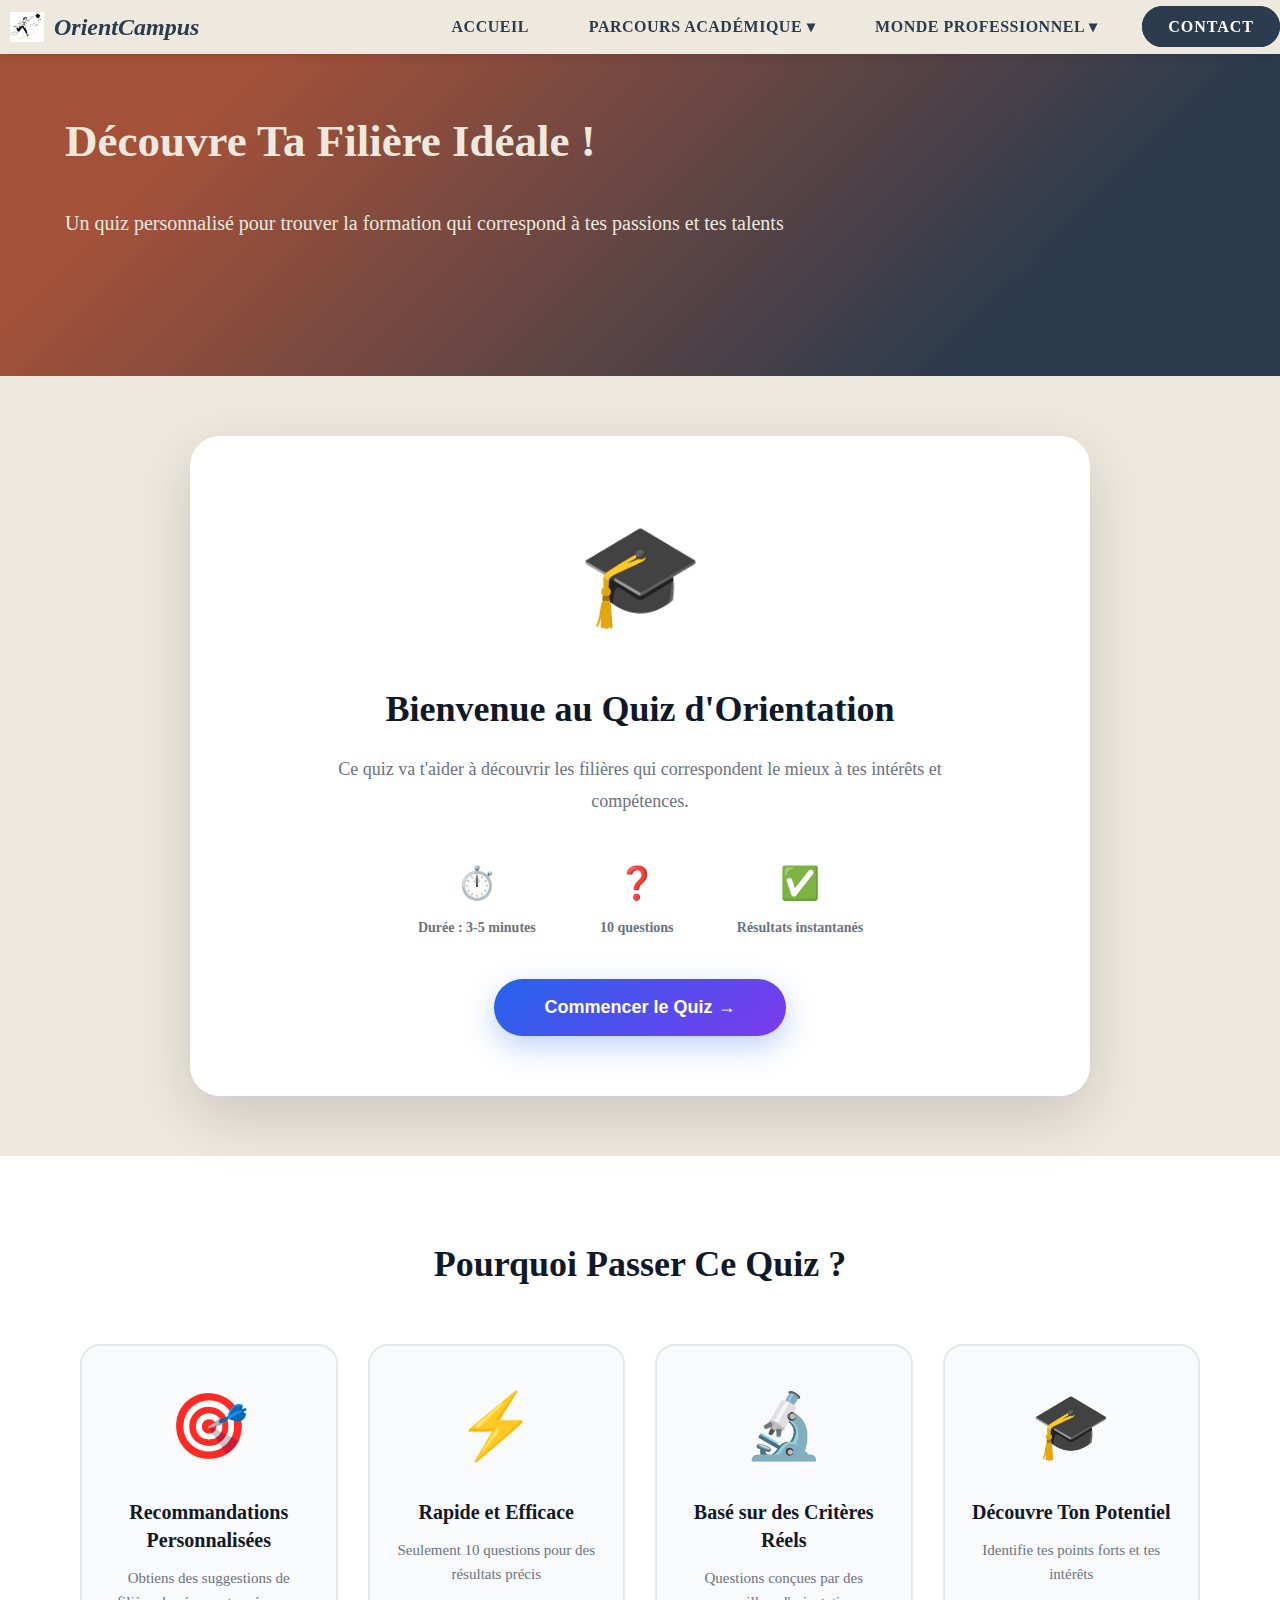
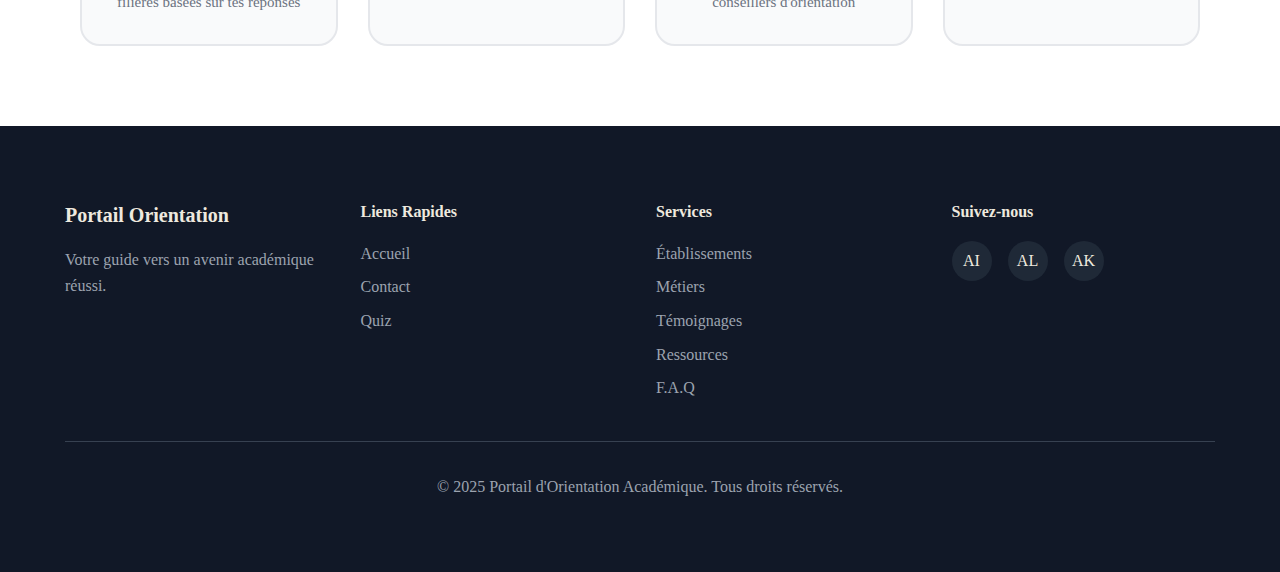
<file: quiz.html>
<!DOCTYPE html>
<html lang="fr">
<head>
    <meta charset="UTF-8">
    <meta name="viewport" content="width=device-width, initial-scale=1.0">
    <meta name="author" content="Triple A Team">
    <meta name="keywords" content="quiz orientation,test orientation,choix filière">
    <meta name="description" content="Quiz d'orientation pour découvrir la filière qui te correspond">
    <title>Quiz d'Orientation - OrientCampus</title>
    <link rel="stylesheet" href="quiz.css">
</head>
<body>

    <!-- HEADER / NAVIGATION -->
    <header class="header">
        <nav class="nav">
            <div class="wrapper"> 
                <!-- Logo -->
                <div class="logo" title="Notre logo">
                    <img src="image.jpg" alt="Logo OrientCampus">
                    <strong><em>OrientCampus</em></strong>
                </div>
                
                <!-- Menu Navigation -->
                <ul class="menu">
                    <li><a href="index.html" class="link">ACCUEIL</a></li>
                    
                    <!-- Parcours Académique -->
                    <li class="dropdown">
                        <a href="#parcours" class="link">PARCOURS ACADÉMIQUE ▾</a>
                        <ul class="dropdown-content">
                            <li><a href="etablissement.html" class="sub-link">📚 Établissements et Formations</a></li>
                            <li><a href="temoignages.html" class="sub-link">💬 Témoignages et Parcours</a></li>
                            <li><a href="faq.html" class="sub-link">❓ FAQ Orientation</a></li>
                        </ul>
                    </li>
                    
                    <!-- Monde Professionnel -->
                    <li class="dropdown">
                        <a href="#monde" class="link">MONDE PROFESSIONNEL ▾</a>
                        <ul class="dropdown-content">
                            <li><a href="metiers.html" class="sub-link">💼 Métiers et Débouchés</a></li>
                            <li><a href="ressources.html" class="sub-link">🛠️ Ressources et Outils</a></li>
                        </ul>
                    </li>
                    
                    <!-- Contact Button -->
                    <li>
                        <a href="contact.html" class="contact-btn">CONTACT</a>
                    </li>
                </ul>
            </div>
        </nav>
    </header>


    <!-- HERO SECTION -->
    <section class="hero-section">
        <div class="container">
            <div class="hero-icon"></div>
            <h1 class="hero-title">Découvre Ta Filière Idéale !</h1>
            <p class="hero-subtitle">Un quiz personnalisé pour trouver la formation qui correspond à tes passions et tes talents</p>
        </div>
    </section>

    <!-- QUIZ CONTAINER -->
    <div class="quiz-wrapper" id="quiz">
        <div class="quiz-container">
            
            <!-- Écran d'accueil -->
            <div id="welcome-screen" class="screen active">
                <div class="welcome-content">
                    <div class="welcome-icon">🎓</div>
                    <h2 class="welcome-title">Bienvenue au Quiz d'Orientation</h2>
                    <p class="welcome-text">
                        Ce quiz va t'aider à découvrir les filières qui correspondent le mieux à tes intérêts et compétences.
                    </p>
                    
                    <div class="quiz-info">
                        <div class="info-item">
                            <span class="info-icon">⏱️</span>
                            <span class="info-label">Durée : 3-5 minutes</span>
                        </div>
                        <div class="info-item">
                            <span class="info-icon">❓</span>
                            <span class="info-label">10 questions</span>
                        </div>
                        <div class="info-item">
                            <span class="info-icon">✅</span>
                            <span class="info-label">Résultats instantanés</span>
                        </div>
                    </div>
                    
                    <button class="start-btn" onclick="startQuiz()">
                        Commencer le Quiz →
                    </button>
                </div>
            </div>

            <!-- Écran des questions -->
            <div id="quiz-screen" class="screen">
                <!-- Barre de progression -->
                <div class="progress-bar">
                    <div class="progress-fill" id="progressBar"></div>
                </div>
                <div class="progress-text">
                    Question <span id="currentQuestion">1</span> sur <span id="totalQuestions">10</span>
                </div>

                <!-- Question -->
                <div class="question-container">
                    <h2 class="question-title" id="questionTitle"></h2>
                    <div class="options-container" id="optionsContainer"></div>
                </div>

                <!-- Boutons de navigation -->
                <div class="quiz-navigation">
                    <button class="nav-btn prev-btn" onclick="previousQuestion()" id="prevBtn" disabled>
                        ← Précédent
                    </button>
                    <button class="nav-btn next-btn" onclick="nextQuestion()" id="nextBtn" disabled>
                        Suivant →
                    </button>
                </div>
            </div>

            <!-- Écran des résultats -->
            <div id="result-screen" class="screen">
                <div class="result-content">
                    <div class="result-icon" id="resultIcon">🎉</div>
                    <h2 class="result-title">Ton Profil d'Orientation</h2>
                    
                    <div class="profile-card" id="profileCard">
                        <!-- Le résultat sera inséré ici par JavaScript -->
                    </div>

                    <div class="recommended-fields" id="recommendedFields">
                        <!-- Les filières recommandées seront insérées ici -->
                    </div>

                    <div class="result-actions">
                        <button class="action-btn primary" onclick="location.href='etablissement.html'">
                            Voir les Établissements
                        </button>
                        <button class="action-btn secondary" onclick="restartQuiz()">
                            Refaire le Quiz
                        </button>
                    </div>
                </div>
            </div>

        </div>
    </div>

    <!-- SECTION POURQUOI CE QUIZ -->
    <section class="why-section">
        <div class="container">
            <h2 class="section-title">Pourquoi Passer Ce Quiz ?</h2>
            <div class="benefits-grid">
                <div class="benefit-card">
                    <div class="benefit-icon">🎯</div>
                    <h3 class="benefit-title">Recommandations Personnalisées</h3>
                    <p class="benefit-text">Obtiens des suggestions de filières basées sur tes réponses</p>
                </div>
                <div class="benefit-card">
                    <div class="benefit-icon">⚡</div>
                    <h3 class="benefit-title">Rapide et Efficace</h3>
                    <p class="benefit-text">Seulement 10 questions pour des résultats précis</p>
                </div>
                <div class="benefit-card">
                    <div class="benefit-icon">🔬</div>
                    <h3 class="benefit-title">Basé sur des Critères Réels</h3>
                    <p class="benefit-text">Questions conçues par des conseillers d'orientation</p>
                </div>
                <div class="benefit-card">
                    <div class="benefit-icon">🎓</div>
                    <h3 class="benefit-title">Découvre Ton Potentiel</h3>
                    <p class="benefit-text">Identifie tes points forts et tes intérêts</p>
                </div>
            </div>
        </div>
    </section>

 <!-- FOOTER -->
    <footer class="footer">
        <div class="container">
            <div class="footer-grid">
                
                <div class="footer-column">
                    <h3 class="footer-title">Portail Orientation</h3>
                    <p class="footer-text">Votre guide vers un avenir académique réussi.</p>
                </div>
                
                <div class="footer-column">
                    <h4 class="footer-heading">Liens Rapides</h4>
                    <ul class="footer-list">
                        <li><a href="index.html" class="footer-link">Accueil</a></li>
                        <li><a href="contact.html" class="footer-link">Contact</a></li>
                        <li><a href="#quiz" class="footer-link">Quiz</a></li>
                    </ul>
                </div>
                
                <div class="footer-column">
                    <h4 class="footer-heading">Services</h4>
                    <ul class="footer-list">
                        <li><a href="etablissement.html" class="footer-link">Établissements</a></li>
                        <li><a href="metiers.html" class="footer-link">Métiers</a></li>
                        <li><a href="temoignages.html" class="footer-link">Témoignages</a></li>
                        <li><a href="ressources.html" class="footer-link">Ressources</a></li>
                        <li><a href="faq.html" class="footer-link">F.A.Q</a></li>
                    </ul>
                </div>
                
                <div class="footer-column">
                    <h4 class="footer-heading">Suivez-nous</h4>
                    <div class="icons">
                        <a href="https://www.instagram.com/idlamineaya?igsh=MXFrcDR2bzQwbGVoMA==" class="social-icon">AI</a>
                        <a href="https://www.instagram.com/assialaqchai?igsh=YXk2Y2FvbmJ5YzNw" class="social-icon">AL</a>
                        <a href="#" class="social-icon">AK</a>
                    </div>
                </div>
                
            </div>
            
            <div class="footer-bottom">
                <p>&copy; 2025 Portail d'Orientation Académique. Tous droits réservés.</p>
            </div>
        </div>
    </footer>

    <!-- JAVASCRIPT -->
    <script src="quiz.js"></script>

</body>
</html>
</file>
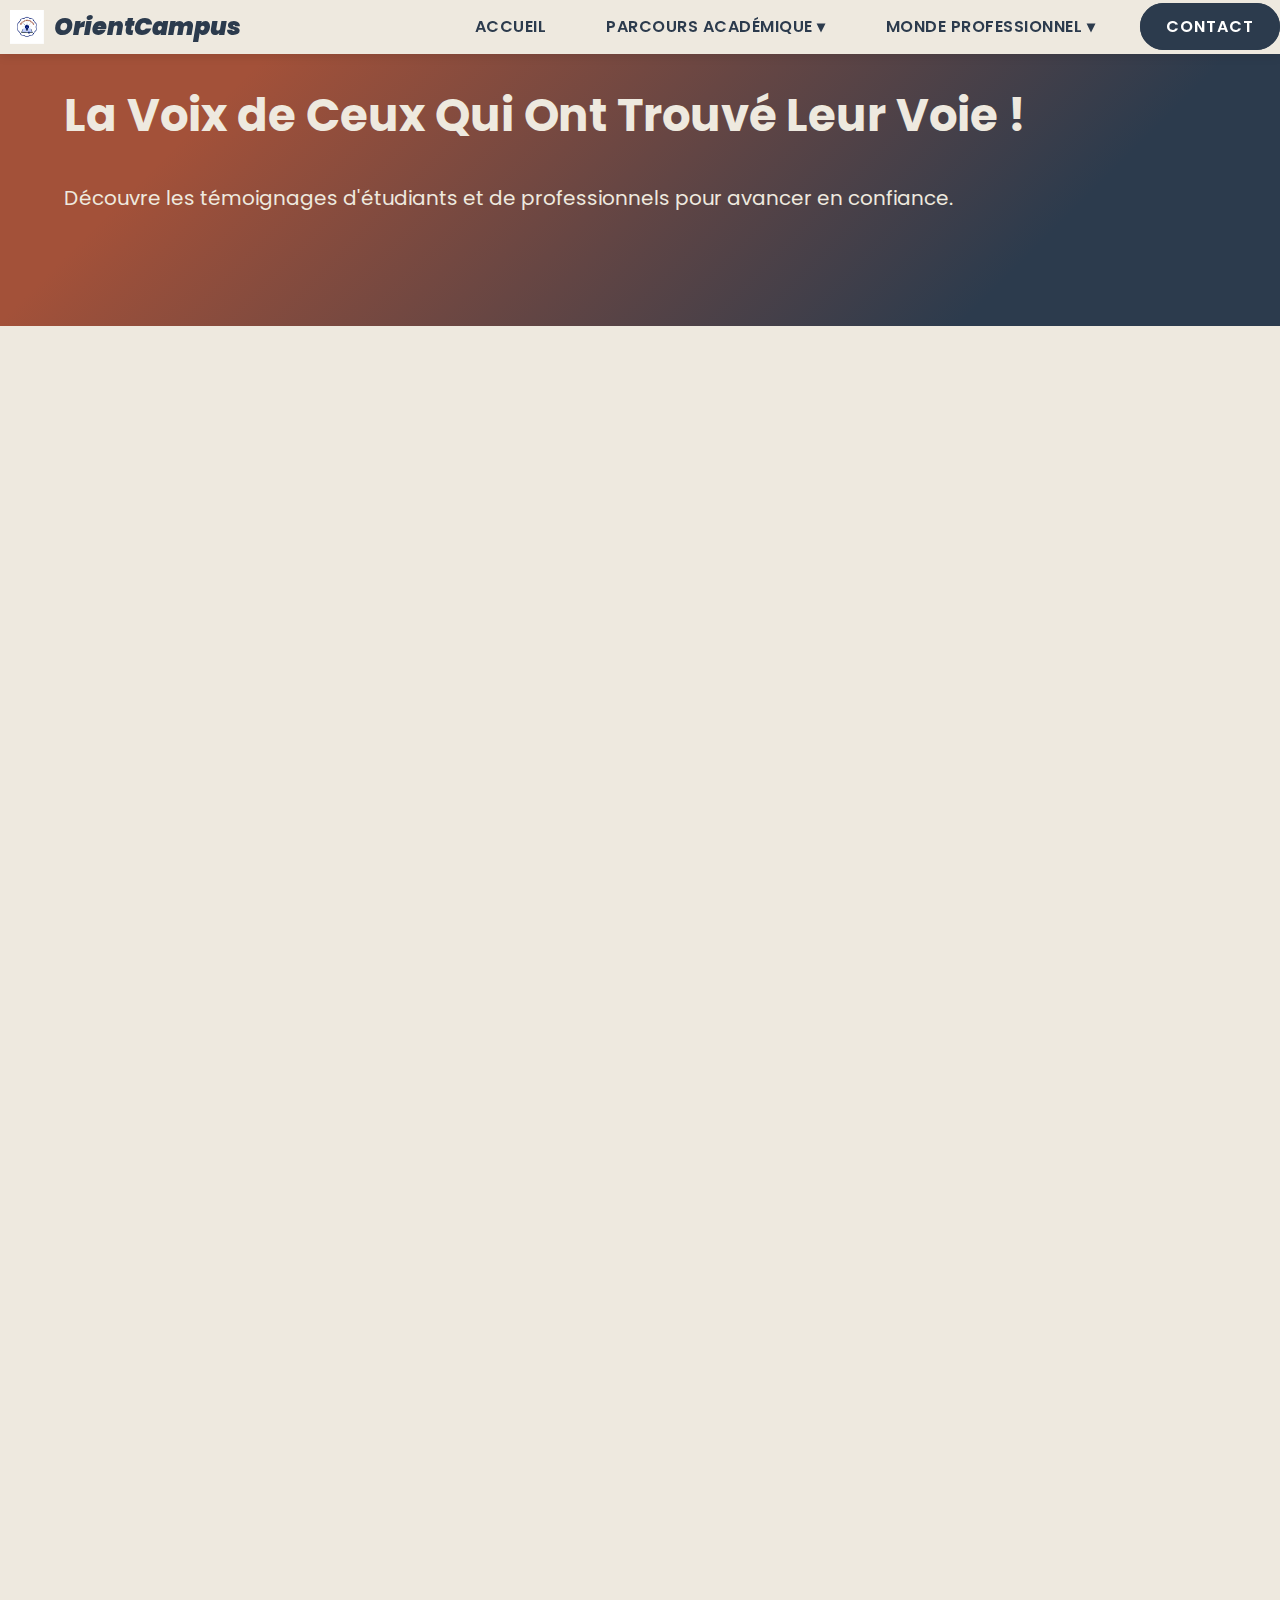
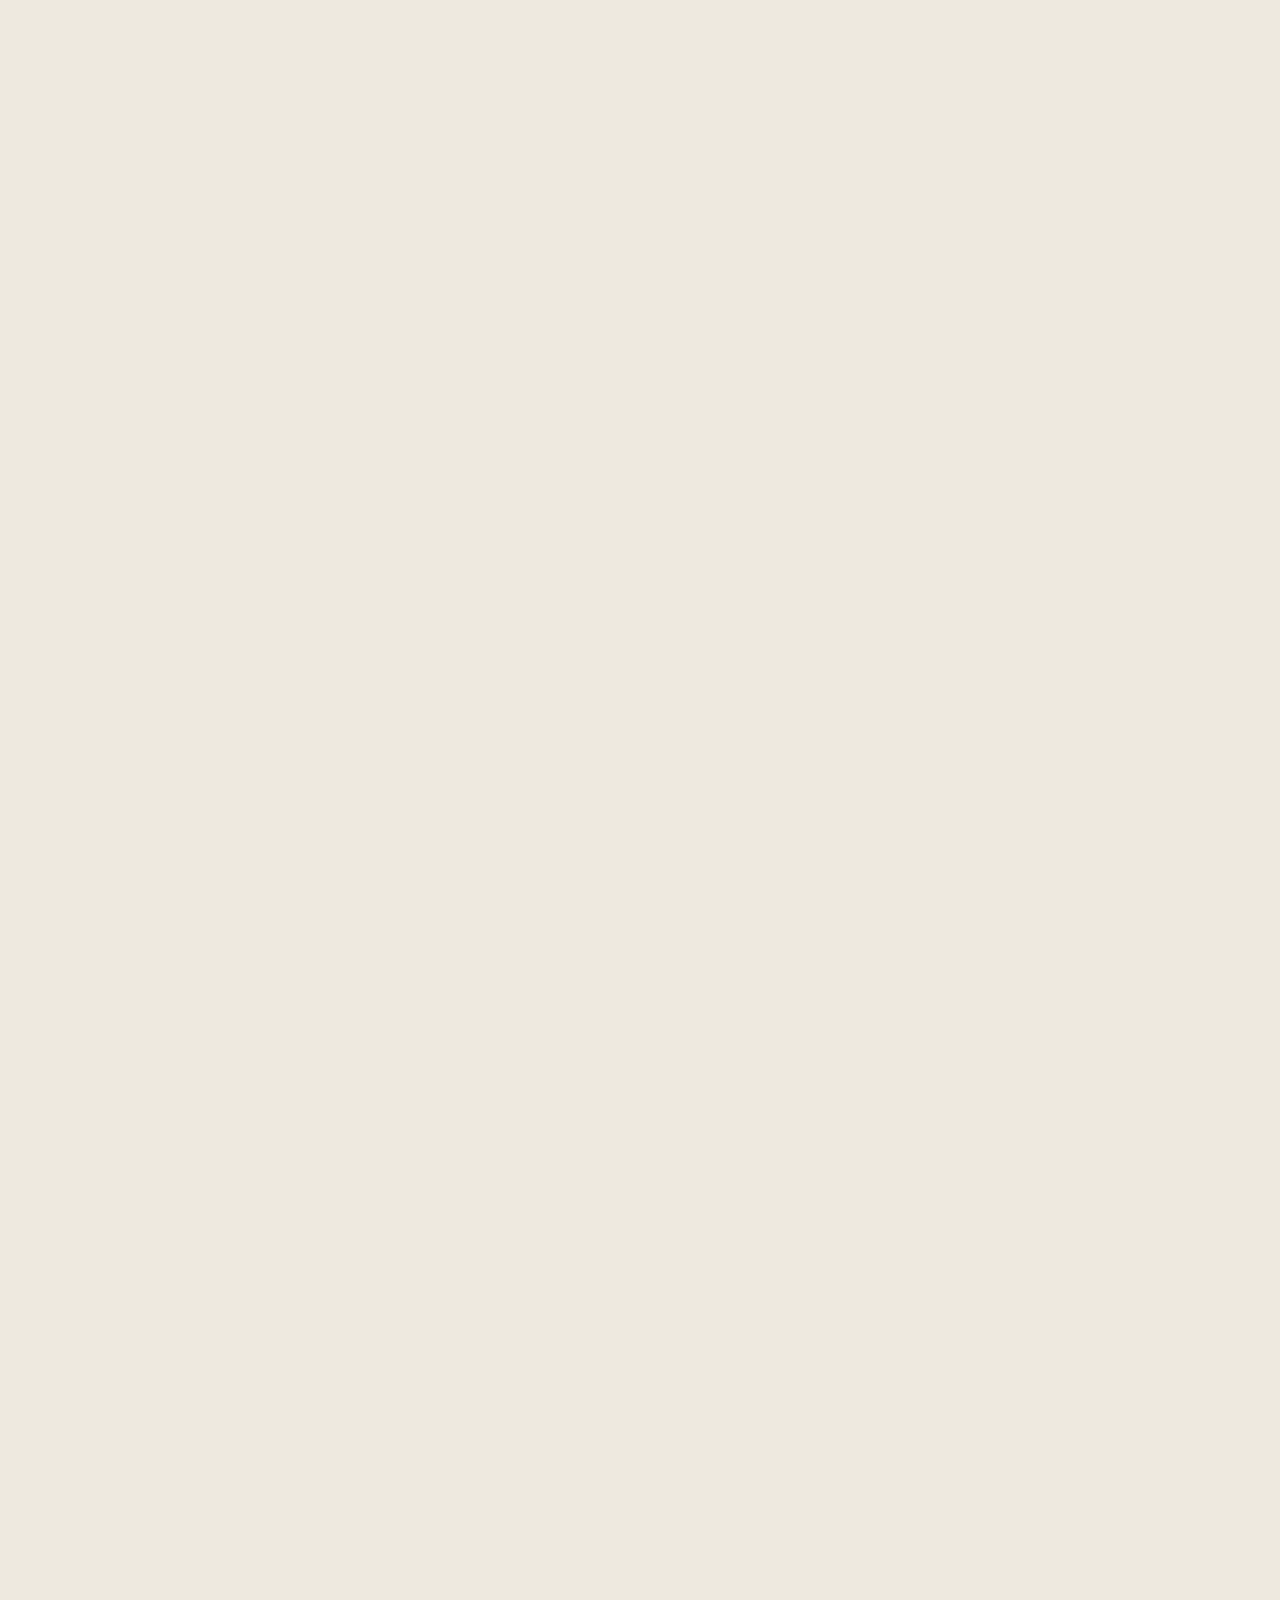
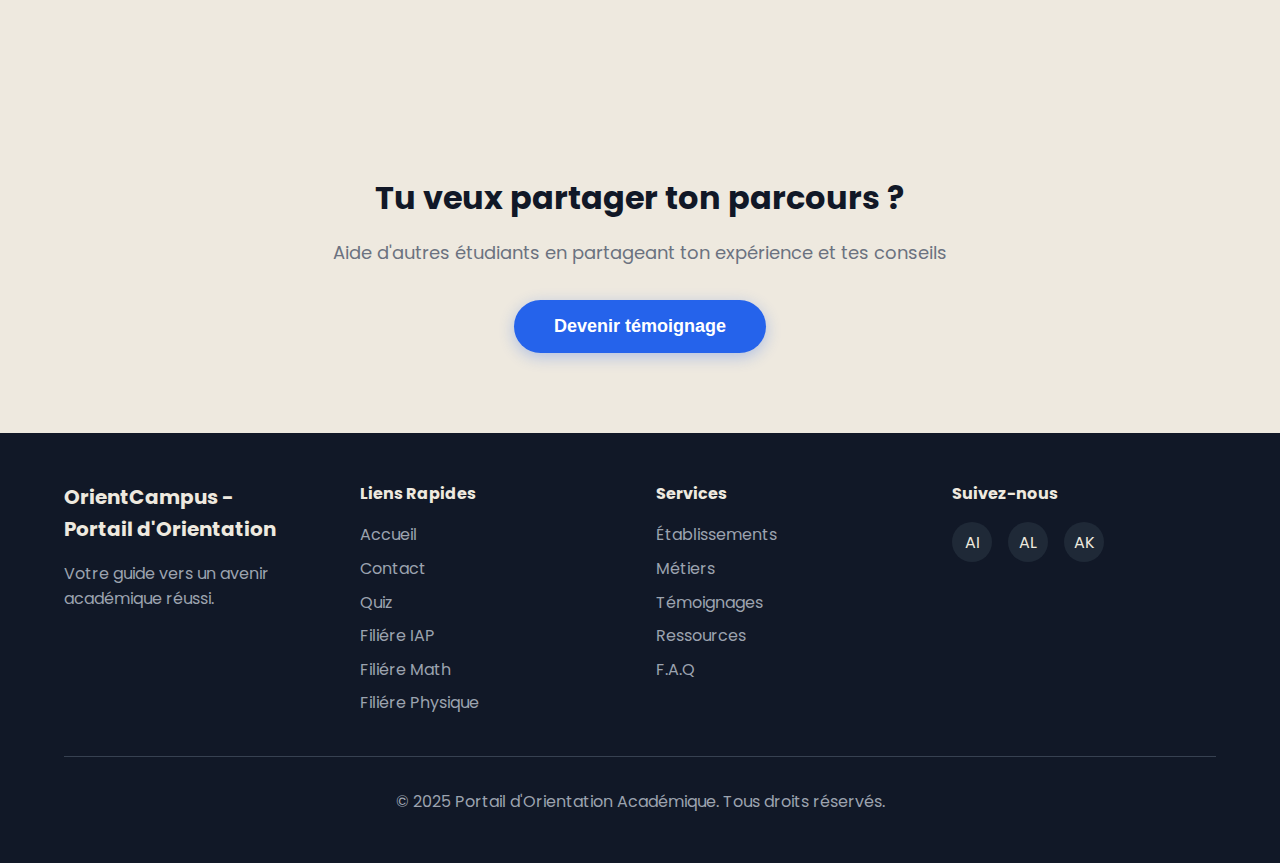
<file: temoignages.html>
<!DOCTYPE html>
<html lang="en">
<head>
    <meta charset="UTF-8">
    <meta name="viewport" content="width=device-width, initial-scale=1.0">
    <meta name="author" content="Triple A Team">
     <meta name="keywords" content="Portail d'Orientation Académique et Professionnelle,orientation,CV,concours,contrôles">
    <meta name="description" content="OrientCampus by Triple A Team: Une platforme web innovante conçue pour guider les étudiants dans leur choix d'orientation professionnelle et académique ; pour découvrir leur métiers d'avenir !">
    <title>Témoignage et Parcours</title>
    <link rel="stylesheet" href="orientcampus.css">
</head>
<body>
 
    <!-- HEADER / NAVIGATION -->
<header class="header">
    <nav class="nav">
        <div class="wrapper"> 
            <!-- Logo -->
            <div class="logo" title="Notre logo">
                <img src="image.png" alt="Logo OrientCampus">
                <strong><em>OrientCampus</em></strong>
            </div>
            
            <!-- Menu Navigation -->
            <ul class="menu">
                <li><a href="acceuil.html" class="link">ACCUEIL</a></li>
                
                <!-- Parcours Académique -->
                <li class="dropdown">
                    <a href="#parcours" class="link">PARCOURS ACADÉMIQUE ▾</a>
                    <ul class="dropdown-content">
                        <li><a href="etablissement.html" class="sub-link">📚 Établissements et Formations</a></li>
                        <li><a href="témoignageEtParcours.html" class="sub-link">💬 Témoignages et Parcours</a></li>
                        <li><a href="faq.html" class="sub-link">❓ FAQ Orientation</a></li>
                    </ul>
                </li>
                
                <!-- Monde Professionnel -->
                <li class="dropdown">
                    <a href="#monde" class="link">MONDE PROFESSIONNEL ▾</a>
                    <ul class="dropdown-content">
                        <li><a href="metiers.html" class="sub-link">💼 Métiers et Débouchés</a></li>
                        <li><a href="ressources.html" class="sub-link">🛠 Ressources et Outils</a></li>
                    </ul>
                </li>
                
                <!-- Contact Button -->
                <li>
                    <a href="contact.html" class="contact-btn">CONTACT</a>
                </li>
            </ul>
        </div>
    </nav>
</header>
                          
<!-- HERO SECTION -->
    <section class="hero-section">
        <div class="container">
            <h1 class="hero-title">La Voix de Ceux Qui Ont Trouvé Leur Voie !</h1>
            <p class="hero-subtitle">Découvre les témoignages d'étudiants et de professionnels pour avancer en confiance.</p>
        </div>
    </section><br>


    <!-- TÉMOIGNAGES SECTION -->
    <section class="testimonials-section">
        <div class="container">
            
            <!-- Carte Témoignage 1 -->
            <div class="testimonial-card" data-category="ingenierie">
                <div class="card-content">
                    <!-- Photo à gauche -->
                    <div class="photo-container">
                        <img src="temoignage1.jpg" alt="Anas Ed'daoudi " class="testimonial-photo">
                    </div>
                    
                    <!-- Contenu à droite -->
                    <div class="text-container">
                        <!-- Nom et statut en haut -->
                        <div class="header-info">
                            <h3 class="student-name">Anas Ed'daoudi </h3>
                            <p class="student-status">🎓 Ingénieur d'état en cyber securité</p>
                            <p class="student-location">📍 Faculté des Sciences Semlalia, Marrakech</p>
                        </div>
                        
                        <!-- Témoignage au milieu -->
                        <div class="testimonial-text">
                            <p><em>"Après avoir obtenu ma licence en informatique à la (FSSM), j'ai décidé de poursuivre ma passion
                                 pour la sécurité numérique. Aujourd'hui, en tant qu'ingénieur d'État en cybersécurité, je réalise 
                                 à quel point les bases solides acquises à la FSSM ont façonné mon parcours.  Je recommande vivement 
                                 cette formation à tous ceux qui rêvent de faire carrière dans la sécurité informatique." <br>
                               <b> Mon conseil :«  Une licence à la FSSM, c'est un passeport pour l'excellence technique. 
                                À vous de choisir votre destination. Pour moi, ce fut la cybersécurité. Quel sera votre chemin ?.»</b></em>
                            </p>
                        </div>
                        
                        <!-- Badge parcours -->
                        <div class="parcours-badge">
                            <span class="badge">Bac Sciences → licence en informatique → Ingenierie</span>
                        </div>
                    </div>
                </div>
            </div>

            <!-- Carte Témoignage 2 -->
            <div class="testimonial-card" data-category="ingenierie">
                <div class="card-content">
                    <div class="photo-container">
                        <img src="temoignage2.jpg" alt="Salma Laachabi" class="testimonial-photo">
                    </div>
                    
                    <div class="text-container">
                        <div class="header-info">
                            <h3 class="student-name">Salma Laachabi</h3>
                            <p class="student-status">💼 Professeur en Mathématiques</p>
                            <p class="student-location">📍 INPT, Rabat</p>
                        </div>
                        
                        <div class="testimonial-text">
                            <p><em>"C'est à l'INPT que ma passion pour les mathématiques a réellement pris forme.
                                    Les années de licence ont été marquées par des défis , mais surtout par une 
                                    découverte progressive de la beauté et de la profondeur de cette discipline.
                                    Aujourd'hui, en tant que professeur de mathématiques. L'INPT m'a appris à penser
                                    avec précision, à résoudre des problèmes complexes et à transmettre ce savoir avec passion à mes étudiants.."<br>
                                   <b> Mon conseil: « L'INPT m'a offert bien plus qu'un diplôme : une manière de penser, une méthode, une passion. 
                                    Aujourd'hui, je transmets ce même héritage à mes étudiants. Si les chiffres vous parlent, laissez-les vous guider.» </b></em>
                            </p>
                        </div>
                        
                        <div class="parcours-badge">
                            <span class="badge">Bac Sciences → INTP → L'Enseignement</span>
                        </div>
                    </div>
                </div>
            </div>

            <!-- Carte Témoignage 3 -->
            <div class="testimonial-card" data-category="Ingénieurie">
                <div class="card-content">
                    <div class="photo-container">
                        <img src="temoignage3.jpg" alt="Hamza Boukhari" class="testimonial-photo">
                    </div>
                    
                    <div class="text-container">
                        <div class="header-info">
                            <h3 class="student-name">Hamza Boukhari</h3>
                            <p class="student-status">🎓 Ingénieur en énergies renouvelables </p>
                            <p class="student-location">📍 Université Mohammed V, Rabat</p>
                        </div>
                        
                        <div class="testimonial-text">
                            <p><em>"C'est durant mes études de physique à l'Université Mohammed V que j'ai découvert 
                                mon intérêt pour les questions énergétiques. Cette formation m'a donné une compréhension
                                 claire des principes qui régissent la production et la transformation de l'énergie.
                                  Elle m'a naturellement conduit vers le domaine des énergies renouvelables. 
                                  Aujourd'hui ingénieur dans ce secteur, je constate chaque jour à quel point ces bases
                                   en physique sont essentielles pour proposer des solutions propres et efficaces"<br>
                                <b>Mon conseil:« La transition énergétique commence sur les bancs de la faculté. 
                                Mon parcours prouve qu'une solide formation en physique peut être le moteur d'une
                                 carrière engagée dans les énergies propres. Si vous aspirez à construire un avenir durable,
                                  commencez par comprendre les lois de la nature. L'Université Mohammed V vous en donnera les clés.»</b></em> 
                                   
                            </p>
                        </div>
                        
                        <div class="parcours-badge">
                            <span class="badge">Bac → Licence dans la physique → Ingenierie</span>
                        </div>
                    </div>
                </div>
            </div>

            <!-- Carte Témoignage 4 -->
            <div class="testimonial-card" data-category="Doctorant">
                <div class="card-content">
                    <div class="photo-container">
                        <img src="temoignage.jpeg" alt="Youssef Alami" class="testimonial-photo">
                    </div>
                    
                    <div class="text-container">
                        <div class="header-info">
                            <h3 class="student-name">Youssef Alami</h3>
                            <p class="student-status">🔬 Doctorant en Physique Quantique</p>
                            <p class="student-location">📍 Université Mohammed V, Rabat</p>
                        </div>
                        
                        <div class="testimonial-text">
                            <p><em>"La recherche scientifique a toujours été ma passion. Après ma licence en physique, 
                                j'ai poursuivi en master puis en doctorat. Le chemin est long mais passionnant. 
                                Mon conseil pour ceux qui veulent faire de la recherche : lisez beaucoup, posez des questions, 
                                et surtout, trouvez un bon directeur de thèse qui vous inspire." <br>
                               <b> Mon conseil: « Le doctorat n'est pas une fin, c'est un début. 
                                C'est l'apprentissage de l'humilité face à l'inconnu. Lisez, interrogez, cherchez. 
                                Et surtout, entourez-vous de ceux qui vous poussent à aller plus loin, pas plus vite.»</b></em> 
                            </p>
                        </div>
                        
                        <div class="parcours-badge">
                            <span class="badge">Licence Physique → Master → Doctorat</span>
                        </div>
                    </div>
                </div>
            </div>

            <!-- Carte Témoignage 5 -->
            <div class="testimonial-card" data-category="arts">
                <div class="card-content">
                    <div class="photo-container">
                        <img src="temoignage5.jpeg" alt="Aicha Benkiran " class="testimonial-photo">
                    </div>
                    
                    <div class="text-container">
                        <div class="header-info">
                            <h3 class="student-name">Aicha Benkiran </h3>
                            <p class="student-status">🎨 Designer Graphique Freelance</p>
                            <p class="student-location">📍 ESAV, Marrakech</p>
                        </div>
                        
                        <div class="testimonial-text">
                            <p><em>"Mes parents voulaient que je fasse médecine, mais moi je rêvais d'art et de création. 
                                Après de longues discussions, j'ai pu intégrer l'ESAV en design graphique. Aujourd'hui, 
                                je travaille en freelance avec des clients internationaux et je gagne très bien ma vie. 
                                Suivez votre passion, même si le chemin semble incertain au début."<br>
                                <b>Mon conseil: « Votre parcours vous appartient. Mon expérience montre qu'une passion suivie
                                avec conviction peut devenir une carrière épanouissante et viable. Ne laissez pas les attentes
                                des autres tracer votre route. L'ESAV m'a offert les outils, mais c'est ma détermination qui a
                                construit mon succès. Si l'art vous appelle, écoutez-le. »</b></em> 
                            </p>
                        </div>
                        
                        <div class="parcours-badge">
                            <span class="badge">Bac Littéraire → ESAV Design → Freelance</span>
                        </div>
                    </div>
                </div>
            </div>
                <!-- Carte Témoignage 6 -->
                <div class="testimonial-card" data-category="gamming">
                <div class="card-content">
                    <div class="photo-container">
                        <img src="temoignage6.jpg" alt="Mohammed Safir  " class="testimonial-photo">
                    </div>       
                    <div class="text-container">
                        <div class="header-info">
                            <h3 class="student-name">Mohammed Safir </h3>
                            <p class="student-status">🎨 Développeur de jeux videos</p>
                            <p class="student-location">📍 ENSIAS, Rabat</p>
                        </div>  
                         <div class="testimonial-text">
                            <p><em>"Étudier à l'ENSIAS m'a donné une solide formation en informatique et en programmation,
                                essentielle pour le développement de jeux vidéo. Aujourd'hui, en tant que développeur, 
                                je peux créer des univers interactifs et résoudre des problèmes complexes, en mettant 
                                à profit les compétences techniques et la rigueur que j'ai acquises durant mes études."<br>
                                <b>Mon conseil:« Un bon jeu vidéo commence par une bonne ligne de code. L'ENSIAS m'a donné
                                cette discipline. Aujourd'hui, je donne vie à des aventures. Si vous voulez créer,
                                apprenez d'abord à construire. »</b></em></p>
                         </div>
                         <div class="parcours-badge">
                            <span class="badge">Bac scientifique → ESAV Design → Freelance</span>
                        </div>
                </div>  
                </div>
                </div>     

                         <!-- Carte Témoignage 7 -->
            <div class="testimonial-card" data-category="ingenierie">
                <div class="card-content">
                    <div class="photo-container">
                        <img src="temoignage7.jpeg" alt="Ahmed Tazi" class="testimonial-photo">
                    </div>
                    
                    <div class="text-container">
                        <div class="header-info">
                            <h3 class="student-name">Ahmed Tazi</h3>
                            <p class="student-status">💼 Ingénieur Logiciel chez Google</p>
                            <p class="student-location">📍 ENSA, Kenitra</p>
                        </div>
                        
                        <div class="testimonial-text">
                            <p><em>"J'ai toujours été passionné par l'informatique. Après mon bac, j'ai intégré au 
                            classe préparatoire, et Après le CNC j'ai intégrè l'ENSA en cycle ingénieur.
                            Les 3 années ont été intenses mais incroyablement enrichissantes.Aujourd'hui, je travaille chez Google à Zurich."<br>
                            <b> Mon conseil : «investissez dans des projets personnels pendant vos études, c'est ce qui fait la différence 
                            lors des entretiens.»</b></em></p>
                        </div>
                        <div class="parcours-badge">
                            <span class="badge">Bac Sciences Mathematiques → ENSA → Ingénieurie </span>
                        </div>
                    </div>   
                </div>
             </div>

       
    </section>

    <!-- CTA SECTION -->
    <section class="cta-section">
        <div class="container">
            <div class="cta-box">
                <h2 class="cta-title">Tu veux partager ton parcours ?</h2>
                <p class="cta-text">Aide d'autres étudiants en partageant ton expérience et tes conseils</p>
                <a href="contact.html" ><button class="cta-btn">Devenir témoignage</button></a>
            </div>
        </div>
    </section>

    </header>
     <!-- FOOTER -->
    <footer class="footer">
        <div class="container">
            <div class="footer-grid">
                
                <div class="footer-column">
                    <h3 class="footer-title">OrientCampus - <br>Portail d'Orientation</h3>
                    <p class="footer-text">Votre guide vers un avenir <br>académique réussi.</p>
                </div>
                
                <div class="footer-column">
                    <h4 class="footer-heading">Liens Rapides</h4>
                    <ul class="footer-list">
                        <li><a href="acceuil.html" class="footer-link">Accueil</a></li>
                        <li><a href="contact.html" class="footer-link">Contact</a></li>
                        <li><a href="quiz.html" class="footer-link">Quiz</a></li>
                        <li><a href="#info" class="footer-link">Filiére IAP</a></li>
                        <li><a href="#math" class="footer-link">Filiére Math</a></li>
                        <li><a href="#phy" class="footer-link">Filiére Physique</a></li>
                    </ul>
                </div>
                
                <div class="footer-column">
                    <h4 class="footer-heading">Services</h4>
                    <ul class="footer-list">
                        <li><a href="etablissement.html" class="footer-link">Établissements</a></li>
                        <li><a href="metiers.html" class="footer-link">Métiers</a></li>
                        <li><a href="temoignages.html" class="footer-link">Témoignages</a></li>
                        <li><a href="ressources.html" class="footer-link">Ressources</a></li>
                        <li><a href="faq.html" class="footer-link">F.A.Q</a></li>
                    </ul>
                </div>
                
                <div class="footer-column">
                    <h4 class="footer-heading">Suivez-nous</h4>
                    <div class="icons">
                        <a href="https://www.instagram.com/idlamineaya?igsh=MXFrcDR2bzQwbGVoMA==" class="social-icon">AI</a>
                        <a href="https://www.instagram.com/assialaqchai?igsh=YXk2Y2FvbmJ5YzNw" class="social-icon">AL</a>
                        <a href="https://www.instagram.com/chachapreciouska?igsh=bG0zeXN5d2hwcGpo" class="social-icon">AK</a>
                    </div>
                </div>
                
            </div>
            
            <div class="footer-bottom">
                <p>&copy; 2025 Portail d'Orientation Académique. Tous droits réservés.</p>
            </div>
        </div>
    </footer>

</body>
</html>
</file>
<file: orientcampus.css>
/* ==========================================
   PORTAIL D'ORIENTATION - STYLE.CSS
   ==========================================*/

/* Import Google Fonts */
@import url('https://fonts.googleapis.com/css2?family=Poppins:wght@400;600;700;800&display=swap');

/* ==========================================
   RÉINITIALISATION ET STYLES GÉNÉRAUX
   ==========================================*/
* {
    margin: 0;
    padding: 0;
    box-sizing: border-box;
}

body {
    line-height: 1.6;
    color: #333;
    background-color: #EEE9DF;
}

.container {
    max-width: 1200px;
    margin: auto;
    padding: 25px; 
}

/* ==========================================
   HEADER & NAVIGATION
   ==========================================*/
.header {
    background-color: #EEE9DF;
    width: 100%;
    position: fixed;
    z-index: 2;
    box-shadow: 0 2px 10px rgba(0, 0, 0, 0.1);
}

header img{
    margin: 10px;
    height: 34px;
    width: 34px;
    object-fit: contain;
}

.wrapper {
    display: flex;
    justify-content: space-between;
    align-items: center;
}

.logo {
    font-size: 24px;
    font-weight: bold;
    color: #2c3b4d;
    display: flex;
    align-items: center;
}

.menu {
    display: flex;
    list-style: none;
    gap: 30px;
    align-items: center;
    margin: 0;
    padding: 0;
}

                    /* Liens principaux */
.link {
    color: #2c3b4d;
    text-decoration: none;
    font-weight: 600;
    font-size: 16px;
    padding: 10px 15px;
    border-radius: 5px;
    transition: all 0.3s ease;
    text-transform: uppercase;
    letter-spacing: 0.5px
}

.link:hover {
    color: #03267e;
    background-color: rgba(3, 38, 126, 0.05);
}
                    /* Button du Contact  */
.contact-btn {
    background-color: #2c3b4d;
    border: 2px solid #2c3b4d;
    color: white;
    padding: 10px 24px;
    border-radius: 25px;
    text-decoration: none;
    font-weight: 600;
    transition: all 0.7s;
    text-transform: uppercase;
    letter-spacing: 1px;
}
.contact-btn:hover {
    background-color: transparent;
    color: #2c3b4d !important;
    transform: translateY(-2px);
    box-shadow: 0 5px 15px rgba(44, 59, 77, 0.2);
}


                    /* Menu Dropdown */
.dropdown {
    position: relative;
}
.dropdown-content {
    display: none;
    position: absolute;
    background-color: #EEE9DF;
    box-shadow: 0 8px 16px rgba(0, 0, 0, 0.1);
    border-radius: 8px;
    list-style: none;
    z-index: 2;
}

.dropdown:hover .dropdown-content {
    display: block;
}

.dropdown-content a {
    color: #374151;
    padding: 12px 16px;
    text-decoration: none;
    display: block;
}
                    /* Liens du sous-menu */
.sub-link {
    display: block;
    padding: 12px 20px;
    color: #374151;
    text-decoration: none;
    font-weight: 500;
    transition: all 0.3s ease;
    border-bottom: 1px solid rgba(0, 0, 0, 0.05);
}

.sub-link:hover {
    background-color: rgba(3, 38, 126, 0.1);
    color: #03267e;
    padding-left: 25px;
}

.sub-link h4 {
    margin: 0;
    font-size: 14px;
    font-weight: 600;
}


                    /* RESPONSIVE HEADER */
@media (max-width: 992px) {
    .menu {
        gap: 20px;
    }
    
    .link {
        font-size: 14px;
        padding: 8px 12px;
    }
}
@media (max-width: 768px) {
    .wrapper {
        flex-direction: column;
        gap: 20px;
    }
    
    .menu {
        flex-wrap: wrap;
        justify-content: center;
        gap: 15px;
    }
    
    .dropdown-content {
        position: static;
        box-shadow: none;
        background: transparent;
        padding-left: 20px;
    }
}

/* ==========================================
   HERO SECTION
   ==========================================*/
.hero-section {
    background: linear-gradient(135deg, #a35139 20%, #2c3b4d 80%);
    color: #EEE9DF;
    padding: 80px 0;
}

.hero-grid {
    display: grid;
    grid-template-columns: 1fr 1fr;
    gap: 40px;
    align-items: center;
}

.hero-title {
    font-size: 45px;
    margin-bottom: 30px;
}

.hero-subtitle {
    font-size: 20px;
    margin-bottom: 32px;
    color: #EEE9DF;
}

.hero-btn {
    display: inline-block;
    background-color: #EEE9DF;
    color: #1b231b;
    padding: 16px 32px;
    border-radius: 8px;
    font-weight: bold;
    font-size: 18px;
    text-decoration: none;
    box-shadow: 0 10px 25px rgba(0, 0, 0, 0.3);
    transition: all 0.3s;
}

.hero-btn:hover {
    background-color: #f3f4f6;
    transform: translateY(-8px);
}

.hero-image {
    width: 100%;
    height: auto;
    max-height: 500px;
    object-fit: cover;
    border-radius: 16px;
    box-shadow: 0 25px 50px rgba(0, 0, 0, 0.3);
}
                    /* Responsive Hero */
@media (max-width: 768px) {
    .hero-grid {
        grid-template-columns: 1fr;
    }
    
    .hero-title {
        font-size: 32px;
    }
    
    .hero-subtitle {
        font-size: 16px;
    }
}

/* ==========================================
   SECTIONS GÉNÉRALES
   ==========================================*/

.section-subtitle {
    font-size: 21px;
    text-align: center;
    color: #6b7280;
    margin-bottom: 48px;
    max-width: 700px;
    margin-left: auto;
    margin-right: auto;
}
.section-title {
    font-size: 33px;
    font-weight: bold;
    text-align: center;
    color: #0650f0;
    margin-bottom: 16px;
}

/* ==========================================
   SERVICES SECTION
   ==========================================*/
.services-section {
    padding: 80px 0;
    background-color: #EEE9DF;
}
                    /* Pour la section du parcours */
.services-parcours {
    display:grid;
    grid-template-columns: repeat(3, 1fr);
    gap: 32px;
}
                    /* Pour la section du monde pro */
.services-monde {
    display:grid;
    grid-template-columns: repeat(2, 1fr);
    gap: 32px;
}

.service-card {
    animation: fadeInUp 0.6s ease-out;
    animation-fill-mode: both;
    background-color: white;
    border: 2px solid #e5e7eb;
    border-radius: 12px;
    padding: 24px;
    text-align: center;
    transition: all 0.3s ease;
}
.service-card:hover {
    box-shadow: 0 20px 50px rgba(0, 0, 0, 0.4);
}

                    /* Délai d'animation pour chaque card */
.service-card:nth-child(1) { animation-delay: 0.1s; }
.service-card:nth-child(2) { animation-delay: 0.2s; }
.service-card:nth-child(3) { animation-delay: 0.3s; }
.service-card:nth-child(4) { animation-delay: 0.4s; }
.service-card:nth-child(5) { animation-delay: 0.5s; }

.service-icon {
    width: 80px;
    height: 80px;
    border-radius: 50%;
    display: flex;
    align-items: center;
    justify-content: center;
    margin: 0 auto 16px;
    font-size: 55px;
}
                    /* Responsive Services */
@media (max-width: 768px) {
    .services-grid {
        grid-template-columns: 1fr;
    }
}

/* ==========================================
   QUIZ SECTION
   ==========================================*/

.quiz-container {
    display: grid;
    grid-template-columns: 200px 1fr;
    gap: 40px;
    align-items: center;
}

.quiz-circle {
    width: 200px;
    height: 200px;
    background-color: #EEE9DF;
    border-radius: 50%;
    display: flex;
    align-items: center;
    justify-content: center;
    font-size: 80px;
    box-shadow: 0 10px 30px rgba(0, 0, 0, 0.1);
}

.quiz-title {
    font-size: 36px;
    font-weight: bold;
    color: #111827;
    margin-bottom: 16px;
}

.quiz-main {
    color: #374151;
    font-size: 18px;
    margin-bottom: 8px;
}

.quiz-subtitle {
    color: #6b7280;
    margin-bottom: 16px;
}

.quiz-button {
    display: inline-flex;
    align-items: center;
    background-color: #2563eb;
    color: #EEE9DF;
    padding: 12px 32px;
    border-radius: 8px;
    font-weight: 600;
    text-decoration: none;
    transition: all 0.3s;
    margin-top: 20px;
}

.quiz-button:hover {
    background-color: #1d4ed8;
    transform: translateX(8px);
}
.quiz-button, .form-submit {
    position: relative;
    overflow: hidden;
    transition: all 0.3s;
}
.quiz-button::before, .form-submit::before {
    content: '';
    position: absolute;
    top: 0;
    right: -100%;
    width: 100%;
    height: 100%;
    background: linear-gradient(100deg, transparent, rgba(255,255,255,0.2), transparent);
    transition: right 0.8s;
}
.quiz-button:hover::before, .form-submit:hover::before {
    right: 100%;
}

                    /* Responsive Quiz */
@media (max-width: 768px) {
    .quiz-container {
        grid-template-columns: 1fr;
        text-align: center;
    }
    
    .quiz-circle {
        margin: 0 auto;
    }
    
    .quiz-title {
        font-size: 28px;
    }
}

/* ==========================================
   FOOTER
   ==========================================*/
.footer {
    background-color: #111827;
    color: #EEE9DF;
    padding: 48px 0;
}

.footer-grid {
    display: grid;
    grid-template-columns: repeat(4, 1fr);
    gap: 32px;
    margin-bottom: 32px;
}

.footer-title {
    font-size: 20px;
    font-weight: bold;
    margin-bottom: 16px;
}

.footer-text {
    color: #9ca3af;
}

.footer-heading {
    font-weight: bold;
    margin-bottom: 16px;
}

.footer-list {
    list-style: none;
}

.footer-list li {
    margin-bottom: 8px;
}

.footer-link {
    color: #9ca3af;
    text-decoration: none;
    transition: color 0.3s;
}

.footer-link:hover {
    color: white;
}

.icons {
    display: flex;
    gap: 16px;
}

.social-icon {
    width: 40px;
    height: 40px;
    background-color: #1f2937;
    border-radius: 50%;
    display: flex;
    align-items: center;
    justify-content: center;
    text-decoration: none;
    color: #EEE9DF;
    transition: background-color 0.9s;
}

.social-icon:hover {
    background-color: #2563eb;
}

.footer-bottom {
    border-top: 1px solid #374151;
    padding-top: 32px;
    text-align: center;
    color: #9ca3af;
}

                    /* Responsive Footer */
@media (max-width: 768px) {
    .footer-grid {
        grid-template-columns: 1fr;
    }
}
                    /* Ajoute ces animations */
@keyframes fadeInUp {
    from {
        opacity: 0;
        transform: translateY(30px);
    }
    to {
        opacity: 1;
        transform: translateY(0);
    }
}


/* ==========================================
   RESPONSIVE DESIGN
   ==========================================*/

/* Tablettes */
@media (max-width: 1024px) {
    .estab-grid {
        grid-template-columns: repeat(2, 1fr);
    }
    
    .stats-grid {
        grid-template-columns: repeat(2, 1fr);
    }
}

/* Mobiles */
@media (max-width: 768px) {
    .hero-title {
        font-size: 32px;
    }
    
    .results-header {
        flex-direction: column;
        gap: 16px;
        align-items: flex-start;
    }
    
    .estab-grid {
        grid-template-columns: 1fr;
    }
    
    .steps-grid {
        grid-template-columns: 1fr;
    }
    
    .stats-grid {
        grid-template-columns: 1fr;
    }
    
    .footer-grid {
        grid-template-columns: 1fr;
    }
}









/* ==========================================
   CSS FOR : etabissement PAGE
   ==========================================*/


                    /* CARDS SECTION ETAB */
.estab-grid {
    display: grid;
    grid-template-columns: repeat(3, 1fr);
    gap: 24px;
    margin-bottom: 48px;
}
.estab-card {
    background-color: white;
    border: 2px solid #e5e7eb;
    border-radius: 12px;
    padding: 24px;
    transition: all 0.3s;
    cursor: pointer;
}

.estab-card:hover {
    transform: translateY(-8px);
    box-shadow: 0 12px 24px rgba(0, 0, 0, 0.1);
    border-color: #2563eb;
}

.card-header {
    display: flex;
    justify-content: space-between;
    align-items: flex-start;
    margin-bottom: 16px;
}

.estab-logo {
    width: 60px;
    height: 60px;
    background-color: #dbeafe;
    border-radius: 12px;
    display: flex;
    align-items: center;
    justify-content: center;
    font-size: 32px;
}

.card-badge {
    background-color: #dbeafe;
    color: #2563eb;
    padding: 4px 12px;
    border-radius: 20px;
    font-size: 12px;
    font-weight: 600;
}

.card-badge.new {
    background-color: #fef3c7;
    color: #f59e0b;
}

.estab-name {
    font-size: 20px;
    font-weight: 700;
    color: #111827;
    margin-bottom: 8px;
}

.estab-location {
    color: #6b7280;
    font-size: 14px;
    margin-bottom: 4px;
}

.estab-type {
    color: #6b7280;
    font-size: 14px;
    margin-bottom: 16px;
}

.card-footer {
    display: flex;
    justify-content: space-between;
    align-items: center;
    padding-top: 16px;
    border-top: 1px solid #e5e7eb;
}

.rating {
    font-size: 14px;
    color: #6b7280;
}

.details-btn {
    display: inline-block;
    text-decoration: none;
    background-color: #2563eb;
    color: white;
    padding: 8px 16px;
    border-radius: 6px;
    font-weight: 600;
    font-size: 14px;
    cursor: pointer;
    transition: background-color 0.3s;
    text-align: center;
    border: none;
}

a.details-btn:hover {
    background-color: #1d4ed8;
    color: white;
}

/* Supprime le style par défaut des liens visités */
a.details-btn:visited {
    color: white;
}




                    /* STATISTICS SECTION */

.stats-section {
    background: linear-gradient(135deg, #2563eb, #9333ea);
    color: white;
    padding: 60px 0;
}

.stats-grid {
    display: grid;
    grid-template-columns: repeat(4, 10fr);
    gap: 32px;
}

.stat-item {
    text-align: center;
}

.stat-number {
    font-size: 50px;
    font-weight: 700;
    margin-bottom: 8px;
}

.stat-label {
    font-size: 16px;
    color: #dbeafe;
}

                    /*  CTA SECTION */

.cta-section {
    padding: 8px 0;
}

.cta-box {
    text-align: center;
    max-width: 700px;
    margin: 0 auto;
}

.cta-title {
    font-size: 32px;
    font-weight: 700;
    color: #111827;
    margin-bottom: 16px;
    text-decoration: none;
}

.cta-text {
    font-size: 18px;
    color: #6b7280;
    margin-bottom: 32px;
    text-decoration: none;
}

.cta-btn {
    background-color: #2563eb;
    color: white;
    padding: 16px 40px;
    border: none;
    border-radius: 8px;
    font-size: 18px;
    font-weight: 600;
    cursor: pointer;
    transition: background-color 0.3s;
    text-decoration: none;
}

.cta-btn:hover {
    background-color: #1d4ed8;
}

                    /* BUTTON VERS FILIERE */

.filière-btn {
    display: block;
    border: 0;
    border-radius: 50%;
    background-color: #EEE9DF;
    color: #1b231b;
    padding: 16px 32px;
    margin: 23px;
    border-radius: 8px;
    font-weight: bold;
    font-size: 25px;
    text-decoration: none;
    box-shadow: 0 10px 25px rgba(0, 0, 0, 0.3);
    transition: all 0.3s;
}
.filière-btn:hover {
    background-color: #f3f4f6;
    transform: translateY(-8px);
}









/* ==========================================
   CSS FOR : CONTACT PAGE
   ==========================================*/
.contact-section {
    padding: 80px 0;
    background-color: #EEE9DF;
}
.contact-info{
    padding: 60px;
}
.contact-wrapper {
    max-width: 900px;
    margin: 0 auto;
}

.contact-grid {
    display: grid;
    grid-template-columns: 1fr 1fr;
    gap: 30px;
}

/* Formulaire */
.contact-form {
    display: flex;
    flex-direction: column;
    gap: 16px;
}

.form-group {
    margin-bottom: 0;
}

.form-input {
    width: 100%;
    padding: 12px 16px;
    border: 1px solid #d1d5db;
    border-radius: 8px;
    font-family: 'Poppins', sans-serif;
    font-size: 14px;
    outline: none;
    transition: border-color 0.3s;
}

.form-input:focus {
    border-color: #2563eb;
}

.form-submit {
    width: 100%;
    background-color: #2563eb;
    color: #EEE9DF;
    padding: 12px;
    border-radius: 8px;
    font-weight: 600;
    border: none;
    cursor: pointer;
    transition: background-color 0.3s;
}

.form-submit:hover {
    background-color: #1d4ed8;
}

/* Informations de contact */
.contact-info {
    display: flex;
    flex-direction: column;
    gap: 24px;
}

.contact-item {
    display: flex;
    align-items: flex-start;
}

.contact-icon {
    width: 48px;
    height: 48px;
    background-color: #dbeafe;
    border-radius: 50%;
    display: flex;
    align-items: center;
    justify-content: center;
    margin-right: 16px;
    font-size: 24px;
}

.contact-details h4 {
    font-weight: bold;
    color: #111827;
    margin-bottom: 4px;
}

.contact-details p {
    color: #6b7280;
}

/* Responsive Contact */
@media (max-width: 768px) {
    .contact-grid {
        grid-template-columns: 1fr;
    }
}









/* ==========================================
   CSS FOR : FAQ PAGE
   ==========================================*/

.faq{
    margin: 40px 200px;
}
.item input {
    display: none;
}
.item:last-child {
    border-bottom: none;
}
.item label {
    justify-content: space-between;
    font-weight: bold;
    cursor: pointer;
    transition: background-color 0.3s;
    background-color: #f7f7f7;
    padding: 15px 20px;
    display: flex;
}
.item {
    border-bottom: 1px solid #ddd;
}
.item label::after {
    content: "+";
    font-weight: bold;
}
.item input:checked + label::after {
    content: "-";
}
.item .answer {
    max-height: 0;
    overflow: hidden;
    padding: 0 20px;
    background-color: #fff;
    transition: max-height 0.3s ease, padding 0.3s ease;
}
.item input:checked ~ .answer {
    max-height: 200px;
    padding: 15px 20px;
}









/* PAGE TÉMOIGNAGES - CSS*/

@import url('https://fonts.googleapis.com/css2?family=Poppins:wght@400;600;700;800&display=swap');

* {
    margin: 0;
    padding: 0;
    box-sizing: border-box;
}

body {
    font-family: 'Poppins', sans-serif;
    line-height: 1.6;
    color: #333;
}

.container {
    max-width: 1200px;
    margin: 0 auto;
    padding: 0 24px;
}



/* TÉMOIGNAGES SECTION*/
.testimonials-section {
    padding: 60px 0;
}

/* CARTE TÉMOIGNAGE */
.testimonial-card {
    background-color: white;
    border-radius: 20px;
    padding: 32px;
    margin-bottom: 32px;
    box-shadow: 0 4px 15px rgba(0, 0, 0, 0.08);
    transition: all 0.4s ease;
    opacity: 0;
    transform: translateY(-8px);
    animation: fadeInUp 0.6s forwards;
}

/* Animation d'apparition */
@keyframes fadeInUp {
    to {
        opacity: 1;
        transform: translateY(0);
    }
}

/* Délais d'animation pour chaque carte */
.testimonial-card:nth-child(1) { animation-delay: 0.1s; }
.testimonial-card:nth-child(2) { animation-delay: 0.2s; }
.testimonial-card:nth-child(3) { animation-delay: 0.3s; }
.testimonial-card:nth-child(4) { animation-delay: 0.4s; }
.testimonial-card:nth-child(5) { animation-delay: 0.5s; }

.testimonial-card:hover {
    transform: translateY(-8px);
    box-shadow: 0 12px 30px rgba(37, 99, 235, 0.15);
}

.testimonial-card.hide {
    display: none;
}

/* CONTENU DE LA CARTE */
.card-content {
    display: flex;
    gap: 24px;
    align-items: flex-start;
}

/* PHOTO À GAUCHE */
.photo-container {
    flex-shrink: 0;
}

.testimonial-photo {
    width: 120px;
    height: 120px;
    border-radius: 50%;
    object-fit: cover;
    border: 4px solid #dbeafe;
    box-shadow: 0 4px 10px rgba(0, 0, 0, 0.1);
    transition: transform 0.3s;
}

.testimonial-card:hover .testimonial-photo {
    transform: scale(1.05);
}

/* TEXTE À DROITE */
.text-container {
    flex: 1;
}

/* NOM ET STATUT EN HAUT */
.header-info {
    margin-bottom: 16px;
}

.student-name {
    font-size: 24px;
    font-weight: 700;
    color: #111827;
    margin-bottom: 6px;
}

.student-status {
    font-size: 16px;
    color: #2563eb;
    font-weight: 600;
    margin-bottom: 4px;
}

.student-location {
    font-size: 14px;
    color: #6b7280;
}

/* TÉMOIGNAGE AU MILIEU */
.testimonial-text {
    margin-bottom: 16px;
}

.testimonial-text p {
    font-size: 15px;
    line-height: 1.8;
    color: #374151;
    text-align: justify;
}

/* BADGE PARCOURS */
.parcours-badge {
    display: flex;
    gap: 8px;
    flex-wrap: wrap;
}

.badge {
    display: inline-block;
    background: linear-gradient(135deg, #dbeafe, #e0e7ff);
    color: #2563eb;
    padding: 6px 16px;
    border-radius: 20px;
    font-size: 13px;
    font-weight: 600;
}


/* CTA SECTION*/


.cta-section {
    padding: 80px 0;
    text-align: center;
}

.cta-box {
    max-width: 700px;
    margin: 0 auto;
}

.cta-title {
    font-size: 32px;
    font-weight: 700;
    color: #111827;
    margin-bottom: 16px;
}

.cta-text {
    font-size: 18px;
    color: #6b7280;
    margin-bottom: 32px;
}

.cta-btn {
    background-color: #2563eb;
    color: white;
    padding: 16px 40px;
    border: none;
    border-radius: 50px;
    font-size: 18px;
    font-weight: 600;
    cursor: pointer;
    transition: all 0.3s;
    box-shadow: 0 4px 15px rgba(37, 99, 235, 0.3);
}

.cta-btn:hover {
    background-color: #1d4ed8;
    transform: translateY(-3px);
    box-shadow: 0 8px 25px rgba(37, 99, 235, 0.4);
}


/*  RESPONSIVE DESIGN*/

/* Tablettes */
@media (max-width: 768px) {
    .hero-title {
        font-size: 32px;
    }
    
    .hero-subtitle {
        font-size: 16px;
    }
    
    .card-content {
        flex-direction: column;
        align-items: center;
        text-align: center;
    }
    
    .photo-container {
        margin-bottom: 16px;
    }
    
    .header-info {
        text-align: center;
    }
    
    .testimonial-text p {
        text-align: center;
    }
    
    .parcours-badge {
        justify-content: center;
    }
}

.testimonials-section {
    padding-bottom: 40px; 
}

.cta-section {
    padding-top: 40px; /
    margin-top: 0;
}
.container {
    margin-bottom: 0;
}
/* Mobiles */
@media (max-width: 480px) {
    .testimonial-card {
        padding: 20px;
    }
    
    .testimonial-photo {
        width: 100px;
        height: 100px;
    }
    
    .student-name {
        font-size: 20px;
    }
    
    .filters {
        gap: 8px;
    }
    
    .filter-btn {
        padding: 8px 16px;
        font-size: 12px;
    }
}








/* ==========================================
   SECTIONS COMMUNES
   ==========================================*/
section {
    padding: 80px 0;
}

.section-title {
    font-size: 2.5rem;
    color: #2c3b4d;
    text-align: center;
    margin-bottom: 15px;
    font-weight: 700;
}

.section-subtitle {
    text-align: center;
    color: #6b7280;
    font-size: 1.1rem;
    margin-bottom: 50px;
    max-width: 700px;
    margin-left: auto;
    margin-right: auto;
}

/* ==========================================
   GUIDES TÉLÉCHARGEABLES
   ==========================================*/
.resources-grid {
    display: grid;
    grid-template-columns: repeat(auto-fill, minmax(350px, 1fr));
    gap: 30px;
    margin-top: 30px;
}

.resource-card {
    background: white;
    border-radius: 15px;
    padding: 30px;
    box-shadow: 0 10px 30px rgba(0, 0, 0, 0.08);
    transition: all 0.4s ease;
    border: 2px solid transparent;
    position: relative;
    overflow: hidden;
}

.resource-card:hover {
    transform: translateY(-10px);
    box-shadow: 0 20px 40px rgba(0, 0, 0, 0.15);
    border-color: #2563eb;
}

.card-icon {
    font-size: 3rem;
    margin-bottom: 20px;
    display: inline-block;
    transition: transform 0.3s ease;
}

.resource-card:hover .card-icon {
    transform: scale(1.2) rotate(5deg);
}

.card-title {
    font-size: 1.5rem;
    color: #111827;
    margin-bottom: 15px;
    font-weight: 600;
}

.card-description {
    color: #6b7280;
    margin-bottom: 20px;
    line-height: 1.6;
}

.card-meta {
    display: flex;
    justify-content: space-between;
    margin-bottom: 25px;
    font-size: 0.9rem;
    color: #9ca3af;
}

.meta-item {
    display: flex;
    align-items: center;
    gap: 5px;
}

.download-btn {
    background: #2563eb;
    color: white;
    border: none;
    padding: 12px 24px;
    border-radius: 8px;
    font-weight: 600;
    cursor: pointer;
    transition: all 0.3s ease;
    width: 100%;
    font-size: 1rem;
}

.download-btn:hover {
    background: #1d4ed8;
    transform: translateY(-2px);
    box-shadow: 0 5px 15px rgba(37, 99, 235, 0.3);
}

/* ==========================================
   OUTILS INTERACTIFS
   ==========================================*/
.tools-section {
    background-color: #EEE9DF;
}

.tools-grid {
    display: grid;
    grid-template-columns: repeat(auto-fit, minmax(280px, 1fr));
    gap: 30px;
}

.tool-card {
    background: white;
    border-radius: 15px;
    padding: 30px;
    text-align: center;
    box-shadow: 0 8px 25px rgba(0, 0, 0, 0.06);
    transition: all 0.4s ease;
    border: 2px solid #e5e7eb;
}

.tool-card:hover {
    border-color: #2563eb;
    transform: translateY(-8px);
    box-shadow: 0 15px 35px rgba(0, 0, 0, 0.1);
}

.tool-icon {
    font-size: 3.5rem;
    margin-bottom: 20px;
    display: inline-block;
}

.tool-title {
    font-size: 1.3rem;
    color: #111827;
    margin-bottom: 15px;
    font-weight: 600;
}

.tool-description {
    color: #6b7280;
    margin-bottom: 25px;
    line-height: 1.6;
}

.tool-btn {
    background: #2563eb;
    color: white;
    border: none;
    padding: 12px 30px;
    border-radius: 8px;
    font-weight: 600;
    cursor: pointer;
    transition: all 0.3s ease;
    text-decoration: none;
    display: inline-block;
    font-size: 1rem;
}

.tool-btn:hover {
    background: #1d4ed8;
    transform: translateY(-3px);
    box-shadow: 0 8px 20px rgba(37, 99, 235, 0.3);
}

/* ==========================================
   LIENS UTILES
   ==========================================*/
.links-grid {
    display: grid;
    grid-template-columns: repeat(auto-fit, minmax(280px, 1fr));
    gap: 30px;
}

.link-category {
    background: white;
    border-radius: 15px;
    padding: 30px;
    box-shadow: 0 8px 25px rgba(0, 0, 0, 0.06);
    transition: all 0.3s ease;
}

.link-category:hover {
    transform: translateY(-5px);
    box-shadow: 0 15px 35px rgba(0, 0, 0, 0.1);
}

.category-title {
    font-size: 1.4rem;
    color: #111827;
    margin-bottom: 20px;
    font-weight: 600;
    padding-bottom: 15px;
    border-bottom: 2px solid #e5e7eb;
}

.link-list {
    list-style: none;
}

.link-list li {
    margin-bottom: 12px;
}

.external-link {
    color: #2563eb;
    text-decoration: none;
    transition: all 0.3s ease;
    display: flex;
    align-items: center;
    gap: 10px;
}

.external-link:hover {
    color: #1d4ed8;
    transform: translateX(5px);
}

.external-link::before {
    content: "🔗";
    font-size: 0.9rem;
}

/* ==========================================
   VIDÉOS TUTORIELS
   ==========================================*/

.videos-section {
    background-color: #f9fafb;
}

.videos-grid {
    display: grid;
    grid-template-columns: repeat(auto-fit, minmax(360px, 1fr));
    gap: 30px;
}

.video-card {
    background: white;
    border-radius: 20px;
    overflow: hidden;
    box-shadow: 0 8px 25px rgba(0, 0, 0, 0.08);
    transition: all 0.4s cubic-bezier(0.4, 0, 0.2, 1);
    cursor: pointer;
    position: relative;
}

.video-card:hover {
    transform: translateY(-10px);
    box-shadow: 0 20px 50px rgba(0, 0, 0, 0.15);
}

/* Thumbnail de la vidéo */
.video-thumbnail {
    height: 220px;
    background: linear-gradient(135deg, #2563eb 0%, #7c3aed 50%, #db2777 100%);
    display: flex;
    align-items: center;
    justify-content: center;
    position: relative;
    overflow: hidden;
}

/* Animation de fond au hover */
.video-card:hover .video-thumbnail {
    background: linear-gradient(135deg, #1d4ed8 0%, #6d28d9 50%, #be185d 100%);
}

/* Icône Play */
.play-icon {
    font-size: 5rem;
    color: white;
    opacity: 0.9;
    transition: all 0.4s ease;
    position: relative;
    z-index: 2;
    text-shadow: 0 4px 20px rgba(0, 0, 0, 0.3);
}

.video-card:hover .play-icon {
    transform: scale(1.3) rotate(90deg);
    opacity: 1;
}

/* Badge de durée */
.video-duration {
    position: absolute;
    bottom: 15px;
    right: 15px;
    background: rgba(0, 0, 0, 0.85);
    backdrop-filter: blur(10px);
    color: white;
    padding: 6px 12px;
    border-radius: 8px;
    font-size: 0.9rem;
    font-weight: 600;
    z-index: 3;
    box-shadow: 0 4px 10px rgba(0, 0, 0, 0.3);
}

/* Effet de pulsation sur la durée */
@keyframes pulse {
    0%, 100% {
        transform: scale(1);
    }
    50% {
        transform: scale(1.05);
    }
}

.video-card:hover .video-duration {
    animation: pulse 1.5s infinite;
}

/* Contenu de la vidéo */
.video-content {
    padding: 25px;
}

.video-title {
    font-size: 1.35rem;
    color: #111827;
    margin-bottom: 12px;
    font-weight: 700;
    line-height: 1.4;
    transition: color 0.3s ease;
}

.video-card:hover .video-title {
    color: #2563eb;
}

.video-description {
    color: #6b7280;
    font-size: 0.95rem;
    line-height: 1.7;
}

/* Badge "Nouveau" (optionnel) */
.video-badge {
    position: absolute;
    top: 15px;
    left: 15px;
    background: #ef4444;
    color: white;
    padding: 5px 12px;
    border-radius: 20px;
    font-size: 0.8rem;
    font-weight: 700;
    z-index: 3;
    box-shadow: 0 4px 10px rgba(239, 68, 68, 0.4);
}

/* Overlay sombre au hover */
.video-thumbnail::before {
    content: '';
    position: absolute;
    top: 0;
    left: 0;
    width: 100%;
    height: 100%;
    background: rgba(0, 0, 0, 0.2);
    opacity: 0;
    transition: opacity 0.3s ease;
    z-index: 1;
}

.video-card:hover .video-thumbnail::before {
    opacity: 1;
}

/* Bouton d'action (optionnel) */
.video-action {
    display: flex;
    align-items: center;
    justify-content: center;
    gap: 8px;
    background: #2563eb;
    color: white;
    padding: 10px 20px;
    border-radius: 8px;
    margin-top: 15px;
    font-weight: 600;
    transition: all 0.3s ease;
    border: none;
    cursor: pointer;
    width: 100%;
}

.video-action:hover {
    background: #1d4ed8;
    transform: translateY(-2px);
    box-shadow: 0 5px 15px rgba(37, 99, 235, 0.3);
}

/* Vues et likes (optionnel) */
.video-stats {
    display: flex;
    justify-content: space-between;
    align-items: center;
    margin-top: 15px;
    padding-top: 15px;
    border-top: 1px solid #e5e7eb;
    font-size: 0.85rem;
    color: #9ca3af;
}

.stat-item {
    display: flex;
    align-items: center;
    gap: 5px;
}

/* ==========================================
   RESPONSIVE POUR LES VIDÉOS
   ==========================================*/
@media (max-width: 1200px) {
    .videos-grid {
        grid-template-columns: repeat(2, 1fr);
    }
}

@media (max-width: 768px) {
    .videos-grid {
        grid-template-columns: 1fr;
    }
    
    .video-thumbnail {
        height: 200px;
    }
    
    .play-icon {
        font-size: 4rem;
    }
    
    .video-title {
        font-size: 1.2rem;
    }
}

@media (max-width: 480px) {
    .video-thumbnail {
        height: 180px;
    }
    
    .play-icon {
        font-size: 3.5rem;
    }
    
    .video-content {
        padding: 20px;
    }
}

/* ==========================================
   VARIANTES DE COULEURS (Optionnel)
   ==========================================*/

/* Vidéo 1 - Bleu */
.video-card:nth-child(1) .video-thumbnail {
    background: linear-gradient(135deg, #2563eb 0%, #3b82f6 100%);
}

/* Vidéo 2 - Violet */
.video-card:nth-child(2) .video-thumbnail {
    background: linear-gradient(135deg, #7c3aed 0%, #a855f7 100%);
}

/* Vidéo 3 - Rose */
.video-card:nth-child(3) .video-thumbnail {
    background: linear-gradient(135deg, #db2777 0%, #ec4899 100%);
}

/* Vidéo 4 - Orange */
.video-card:nth-child(4) .video-thumbnail {
    background: linear-gradient(135deg, #ea580c 0%, #f97316 100%);
}

/* Vidéo 5 - Vert */
.video-card:nth-child(5) .video-thumbnail {
    background: linear-gradient(135deg, #059669 0%, #10b981 100%);
}

/* Vidéo 6 - Cyan */
.video-card:nth-child(6) .video-thumbnail {
    background: linear-gradient(135deg, #0891b2 0%, #06b6d4 100%);
}

/* ==========================================
   ANIMATIONS AVANCÉES
   ==========================================*/

/* Animation d'apparition progressive */
.video-card:nth-child(1) { animation-delay: 0.1s; }
.video-card:nth-child(2) { animation-delay: 0.2s; }
.video-card:nth-child(3) { animation-delay: 0.3s; }
.video-card:nth-child(4) { animation-delay: 0.4s; }
.video-card:nth-child(5) { animation-delay: 0.5s; }
.video-card:nth-child(6) { animation-delay: 0.6s; }

/* Animation de brillance au hover */
@keyframes shine {
    0% {
        left: -100%;
    }
    100% {
        left: 100%;
    }
}

.video-thumbnail::after {
    content: '';
    position: absolute;
    top: 0;
    left: -100%;
    width: 50%;
    height: 100%;
    background: linear-gradient(90deg, 
        transparent, 
        rgba(255, 255, 255, 0.3), 
        transparent
    );
    transition: left 0.6s ease;
}

.video-card:hover .video-thumbnail::after {
    left: 100%;
}
.video-card *, 
.video-card a, 
a.video-card {
    text-decoration: none !important;
}

/* ==========================================
   RESPONSIVE DESIGN GÉNÉRAL
   ==========================================*/
@media (max-width: 992px) {
    .section-title {
        font-size: 2.2rem;
    }
    
    .resources-grid,
    .tools-grid,
    .links-grid,
    .videos-grid {
        grid-template-columns: repeat(auto-fit, minmax(300px, 1fr));
    }
}

@media (max-width: 768px) {
    section {
        padding: 60px 0;
    }
    
    .section-title {
        font-size: 1.8rem;
    }
    
    .resources-grid,
    .tools-grid,
    .links-grid,
    .videos-grid {
        grid-template-columns: 1fr;
    }
    
    .cta-box {
        padding: 40px 20px;
    }
    
    .cta-title {
        font-size: 2rem;
    }
    
    .resource-card,
    .tool-card,
    .link-category {
        padding: 25px;
    }
}

@media (max-width: 480px) {
    .hero-title {
        font-size: 1.8rem;
    }
    
    .section-title {
        font-size: 1.5rem;
    }
    
    .cta-title {
        font-size: 1.5rem;
    }
    
    .footer-grid {
        grid-template-columns: 1fr;
    }
}

/* ==========================================
   ANIMATIONS ET TRANSITIONS
   ==========================================*/
@keyframes fadeInUp {
    from {
        opacity: 0;
        transform: translateY(30px);
    }
    to {
        opacity: 1;
        transform: translateY(0);
    }
}

.resource-card,
.tool-card,
.link-category,
.video-card {
    animation: fadeInUp 0.6s ease forwards;
}

/* ==========================================
   BARRE DE FILTRAGE (optionnel - ajoute si tu veux)
   ==========================================*/
.filter-bar {
    display: flex;
    justify-content: center;
    gap: 15px;
    margin-bottom: 40px;
    flex-wrap: wrap;
}

.filter-btn {
    background: white;
    border: 2px solid #e5e7eb;
    padding: 12px 25px;
    border-radius: 30px;
    cursor: pointer;
    transition: all 0.3s ease;
    font-weight: 600;
    color: #6b7280;
}

.filter-btn:hover,
.filter-btn.active {
    background: #2563eb;
    color: white;
    border-color: #2563eb;
    transform: translateY(-3px);
}

/* ==========================================
        CSS FOR : PAGE METIERS 
   ==========================================*/
   
/* HERO SECTION */

.hero-stats {
    display: grid;
    grid-template-columns: repeat(3, 1fr);
    gap: 30px;
    max-width: 900px;
    margin: 0 auto;
}

.stat-box {
    background: rgba(255, 255, 255, 0.1);
    backdrop-filter: blur(10px);
    padding: 25px;
    border-radius: 15px;
    text-align: center;
    border: 2px solid rgba(255, 255, 255, 0.2);
}

.stat-number {
    font-size: 42px;
    font-weight: 700;
    margin-bottom: 8px;
}

.stat-label {
    font-size: 16px;
    opacity: 0.9;
}

        
/* SECTION MÉTIERS */
.metiers-section {
    padding: 60px 0;
}

.section-title {
    font-size: 32px;
    color: #2c3b4d;
    text-align: center;
    margin-bottom: 50px;
}

.metiers-grid {
    display: grid;
    grid-template-columns: repeat(3, 1fr);
    gap: 30px;
}

.metier-card {
    background: white;
    border-radius: 20px;
    padding: 30px;
    box-shadow: 0 10px 30px rgba(0, 0, 0, 0.08);
    transition: all 0.3s ease;
    border: 2px solid transparent;
    cursor: pointer;
}

.metier-card:hover {
    transform: translateY(-10px);
    box-shadow: 0 20px 40px rgba(0, 0, 0, 0.15);
    border-color: #2563eb;
}

.metier-icon {
    font-size: 3.5rem;
    margin-bottom: 20px;
    display: inline-block;
}

.metier-title {
    font-size: 1.5rem;
    color: #111827;
    margin-bottom: 15px;
    font-weight: 700;
}

.metier-sector {
    display: inline-block;
    background: linear-gradient(135deg, #dbeafe, #e0e7ff);
    color: #2563eb;
    padding: 6px 16px;
    border-radius: 20px;
    font-size: 13px;
    font-weight: 600;
    margin-bottom: 15px;
}

.metier-info {
    margin: 15px 0;
}

.info-row {
    display: flex;
    align-items: center;
    margin-bottom: 10px;
    color: #6b7280;
    font-size: 14px;
}

.info-icon {
    margin-right: 10px;
    font-size: 18px;
}

.salary-bar {
    background: #e5e7eb;
    height: 8px;
    border-radius: 10px;
    overflow: hidden;
    margin: 10px 0;
}

.salary-fill {
    background: linear-gradient(90deg, #10b981, #059669);
    height: 100%;
    border-radius: 10px;
    transition: width 0.5s ease;
}

.metier-skills {
    display: flex;
    flex-wrap: wrap;
    gap: 8px;
    margin: 15px 0;
}

.skill-tag {
    background: #f3f4f6;
    padding: 5px 12px;
    border-radius: 15px;
    font-size: 12px;
    color: #374151;
}

.details-btn {
    background: #2563eb;
    color: white;
    border: none;
    padding: 12px 24px;
    border-radius: 8px;
    font-weight: 600;
    cursor: pointer;
    transition: all 0.3s ease;
    width: 100%;
    margin-top: 15px;
}

.details-btn:hover {
    background: #1d4ed8;
    transform: translateY(-2px);
    box-shadow: 0 5px 15px rgba(37, 99, 235, 0.3);
}
        

/* ANIMATIONS : Cartes de metires*/
@keyframes fadeInUp {
    from {
        opacity: 0;
        transform: translateY(30px);
    }
    to {
        opacity: 1;
        transform: translateY(0);
    }
}

.metier-card {
    animation: fadeInUp 0.6s ease forwards;
}

        
/* RESPONSIVE */
@media (max-width: 768px) {
    .hero-stats {
        grid-template-columns: 1fr;
    }
            
    .metiers-grid {
        grid-template-columns: 1fr;
    }
}

.hidden {
    display: none !important;
}
</file>
<file: quiz.css>
/* ==========================================
   QUIZ D'ORIENTATION - CSS CORRIGÉ
   ==========================================*/

@import url('https://fonts.googleapis.com/css2?family=Poppins:wght@400;600;700;800&display=swap');

/* RÉINITIALISATION */
* {
    margin: 0;
    padding: 0;
    box-sizing: border-box;
}

body {
    line-height: 1.6;
    color: #333;
    background-color: #EEE9DF;
}

.container {
    max-width: 1200px;
    margin: auto;
    padding: 25px; 
}

/* ==========================================
   HEADER & NAVIGATION
   ==========================================*/
.header {
    background-color: #EEE9DF;
    width: 100%;
    position: fixed;
    z-index: 2;
    box-shadow: 0 2px 10px rgba(0, 0, 0, 0.1);
}

header img{
    margin: 10px;
    height: 34px;
    width: 34px;
    object-fit: contain;
}

.wrapper {
    display: flex;
    justify-content: space-between;
    align-items: center;
}

.logo {
    font-size: 24px;
    font-weight: bold;
    color: #2c3b4d;
    display: flex;
    align-items: center;
}

.menu {
    display: flex;
    list-style: none;
    gap: 30px;
    align-items: center;
    margin: 0;
    padding: 0;
}

                    /* Liens principaux */
.link {
    color: #2c3b4d;
    text-decoration: none;
    font-weight: 600;
    font-size: 16px;
    padding: 10px 15px;
    border-radius: 5px;
    transition: all 0.3s ease;
    text-transform: uppercase;
    letter-spacing: 0.5px
}

.link:hover {
    color: #03267e;
    background-color: rgba(3, 38, 126, 0.05);
}
                    /* Button du Contact  */
.contact-btn {
    background-color: #2c3b4d;
    border: 2px solid #2c3b4d;
    color: white;
    padding: 10px 24px;
    border-radius: 25px;
    text-decoration: none;
    font-weight: 600;
    transition: all 0.7s;
    text-transform: uppercase;
    letter-spacing: 1px;
}
.contact-btn:hover {
    background-color: transparent;
    color: #2c3b4d !important;
    transform: translateY(-2px);
    box-shadow: 0 5px 15px rgba(44, 59, 77, 0.2);
}


                    /* Menu Dropdown */
.dropdown {
    position: relative;
}
.dropdown-content {
    display: none;
    position: absolute;
    background-color: #EEE9DF;
    box-shadow: 0 8px 16px rgba(0, 0, 0, 0.1);
    border-radius: 8px;
    list-style: none;
    z-index: 2;
}

.dropdown:hover .dropdown-content {
    display: block;
}

.dropdown-content a {
    color: #374151;
    padding: 12px 16px;
    text-decoration: none;
    display: block;
}
                    /* Liens du sous-menu */
.sub-link {
    display: block;
    padding: 12px 20px;
    color: #374151;
    text-decoration: none;
    font-weight: 500;
    transition: all 0.3s ease;
    border-bottom: 1px solid rgba(0, 0, 0, 0.05);
}

.sub-link:hover {
    background-color: rgba(3, 38, 126, 0.1);
    color: #03267e;
    padding-left: 25px;
}

.sub-link h4 {
    margin: 0;
    font-size: 14px;
    font-weight: 600;
}


                    /* RESPONSIVE HEADER */
@media (max-width: 992px) {
    .menu {
        gap: 20px;
    }
    
    .link {
        font-size: 14px;
        padding: 8px 12px;
    }
}
@media (max-width: 768px) {
    .wrapper {
        flex-direction: column;
        gap: 20px;
    }
    
    .menu {
        flex-wrap: wrap;
        justify-content: center;
        gap: 15px;
    }
    
    .dropdown-content {
        position: static;
        box-shadow: none;
        background: transparent;
        padding-left: 20px;
    }
}

/* ==========================================
   HERO SECTION
   ==========================================*/
.hero-section {
    background: linear-gradient(135deg, #a35139 20%, #2c3b4d 80%);
    color: #EEE9DF;
    padding: 80px 0;
}

.hero-grid {
    display: grid;
    grid-template-columns: 1fr 1fr;
    gap: 40px;
    align-items: center;
}

.hero-title {
    font-size: 45px;
    margin-bottom: 30px;
}

.hero-subtitle {
    font-size: 20px;
    margin-bottom: 32px;
    color: #EEE9DF;
}

.hero-btn {
    display: inline-block;
    background-color: #EEE9DF;
    color: #1b231b;
    padding: 16px 32px;
    border-radius: 8px;
    font-weight: bold;
    font-size: 18px;
    text-decoration: none;
    box-shadow: 0 10px 25px rgba(0, 0, 0, 0.3);
    transition: all 0.3s;
}

.hero-btn:hover {
    background-color: #f3f4f6;
    transform: translateY(-8px);
}

.hero-image {
    width: 100%;
    height: auto;
    max-height: 500px;
    object-fit: cover;
    border-radius: 16px;
    box-shadow: 0 25px 50px rgba(0, 0, 0, 0.3);
}
                    /* Responsive Hero */
@media (max-width: 768px) {
    .hero-grid {
        grid-template-columns: 1fr;
    }
    
    .hero-title {
        font-size: 32px;
    }
    
    .hero-subtitle {
        font-size: 16px;
    }
}





/* OVERRIDE DU CONTAINER POUR LE QUIZ */
.quiz-wrapper .container,
.why-section .container {
    max-width: 1200px;
    margin: 0 auto;
    padding: 0 20px;
}

/* ANIMATIONS */
@keyframes fadeInDown {
    from {
        opacity: 0;
        transform: translateY(-30px);
    }
    to {
        opacity: 1;
        transform: translateY(0);
    }
}

@keyframes fadeInUp {
    from {
        opacity: 0;
        transform: translateY(30px);
    }
    to {
        opacity: 1;
        transform: translateY(0);
    }
}

/* ==========================================
   QUIZ WRAPPER - CORRIGÉ
   ==========================================*/
.quiz-wrapper {
    padding: 60px 20px; /* Padding ajusté */
    min-height: 600px;
    display: flex;
    align-items: center;
    justify-content: center;
}

.quiz-container {
    max-width: 900px;
    width: 100%;
    margin: 0 auto;
    background: white;
    border-radius: 30px;
    box-shadow: 0 20px 60px rgba(0, 0, 0, 0.15);
    overflow: hidden;
}

/* ==========================================
   ÉCRANS (Screens) - CORRIGÉ
   ==========================================*/
.screen {
    display: none;
    padding: 60px 40px; /* Padding réduit sur les côtés */
    animation: fadeIn 0.5s ease;
}

.screen.active {
    display: block;
}

@keyframes fadeIn {
    from { opacity: 0; }
    to { opacity: 1; }
}

/* ==========================================
   ÉCRAN D'ACCUEIL - CORRIGÉ
   ==========================================*/
.welcome-content {
    text-align: center;
    max-width: 700px;
    margin: 0 auto; /* Centre le contenu */
}

.welcome-icon {
    font-size: 100px;
    margin-bottom: 30px;
    animation: pulse 2s infinite;
}

@keyframes pulse {
    0%, 100% { transform: scale(1); }
    50% { transform: scale(1.1); }
}

.welcome-title {
    font-size: 36px;
    font-weight: 800;
    color: #111827;
    margin-bottom: 20px;
    line-height: 1.3;
}

.welcome-text {
    font-size: 18px;
    color: #6b7280;
    margin-bottom: 40px;
    line-height: 1.8;
    padding: 0 20px; /* Padding interne pour le texte */
}

.quiz-info {
    display: flex;
    justify-content: center;
    gap: 40px;
    margin-bottom: 40px;
    flex-wrap: wrap;
}

.info-item {
    display: flex;
    flex-direction: column;
    align-items: center;
    gap: 8px;
    min-width: 120px;
}

.info-icon {
    font-size: 32px;
}

.info-label {
    font-size: 14px;
    color: #6b7280;
    font-weight: 600;
    text-align: center;
}

.start-btn {
    background: linear-gradient(135deg, #2563eb, #7c3aed);
    color: white;
    border: none;
    padding: 18px 50px;
    font-size: 18px;
    font-weight: 700;
    border-radius: 50px;
    cursor: pointer;
    transition: all 0.3s ease;
    box-shadow: 0 10px 30px rgba(37, 99, 235, 0.3);
    display: inline-block;
    margin: 0 auto;
}

.start-btn:hover {
    transform: translateY(-5px);
    box-shadow: 0 15px 40px rgba(37, 99, 235, 0.4);
}

/* ==========================================
   BARRE DE PROGRESSION - CORRIGÉ
   ==========================================*/
.progress-bar {
    height: 8px;
    background: #e5e7eb;
    border-radius: 10px;
    overflow: hidden;
    margin-bottom: 10px;
    width: 100%;
}

.progress-fill {
    height: 100%;
    background: linear-gradient(90deg, #2563eb, #7c3aed, #db2777);
    width: 0%;
    transition: width 0.5s ease;
    border-radius: 10px;
}

.progress-text {
    text-align: center;
    font-size: 14px;
    color: #6b7280;
    margin-bottom: 40px;
    font-weight: 600;
}

/* ==========================================
   QUESTIONS - CORRIGÉ
   ==========================================*/
.question-container {
    margin-bottom: 40px;
    width: 100%;
}

.question-title {
    font-size: 28px;
    font-weight: 700;
    color: #111827;
    margin-bottom: 30px;
    text-align: center;
    line-height: 1.4;
    padding: 0 10px;
}

.options-container {
    display: grid;
    gap: 16px;
    max-width: 800px;
    margin: 0 auto;
}

.option-btn {
    background: #f9fafb;
    border: 3px solid #e5e7eb;
    padding: 20px 24px;
    border-radius: 16px;
    cursor: pointer;
    transition: all 0.3s ease;
    text-align: left;
    font-size: 16px;
    font-weight: 600;
    color: #374151;
    position: relative;
    overflow: hidden;
    width: 100%;
}

.option-btn:hover {
    border-color: #2563eb;
    background: #eff6ff;
    transform: translateX(10px);
}

.option-btn.selected {
    border-color: #2563eb;
    background: linear-gradient(135deg, #dbeafe, #e0e7ff);
    color: #1d4ed8;
}

.option-btn::before {
    content: '';
    position: absolute;
    left: 0;
    top: 0;
    height: 100%;
    width: 5px;
    background: #2563eb;
    transform: scaleY(0);
    transition: transform 0.3s ease;
}

.option-btn.selected::before {
    transform: scaleY(1);
}

/* ==========================================
   NAVIGATION - CORRIGÉ
   ==========================================*/
.quiz-navigation {
    display: flex;
    justify-content: space-between;
    gap: 16px;
    margin-top: 40px;
    max-width: 800px;
    margin-left: auto;
    margin-right: auto;
}

.nav-btn {
    padding: 14px 32px;
    border: none;
    border-radius: 12px;
    font-weight: 600;
    font-size: 16px;
    cursor: pointer;
    transition: all 0.3s ease;
    min-width: 140px;
}

.prev-btn {
    background: #f3f4f6;
    color: #6b7280;
}

.prev-btn:hover:not(:disabled) {
    background: #e5e7eb;
    transform: translateX(-5px);
}

.next-btn {
    background: linear-gradient(135deg, #2563eb, #7c3aed);
    color: white;
    flex: 1;
    max-width: 200px;
}

.next-btn:hover:not(:disabled) {
    transform: translateX(5px);
    box-shadow: 0 10px 25px rgba(37, 99, 235, 0.3);
}

.nav-btn:disabled {
    opacity: 0.5;
    cursor: not-allowed;
}

/* ==========================================
   ÉCRAN DES RÉSULTATS - CORRIGÉ
   ==========================================*/
.result-content {
    text-align: center;
    max-width: 800px;
    margin: 0 auto;
}

.result-icon {
    font-size: 120px;
    margin-bottom: 20px;
    animation: zoomIn 0.8s ease;
}

@keyframes zoomIn {
    from {
        transform: scale(0);
        opacity: 0;
    }
    to {
        transform: scale(1);
        opacity: 1;
    }
}

.result-title {
    font-size: 36px;
    font-weight: 800;
    color: #111827;
    margin-bottom: 30px;
    padding: 0 20px;
}

.profile-card {
    background: linear-gradient(135deg, #dbeafe, #e0e7ff);
    border: 3px solid #2563eb;
    border-radius: 20px;
    padding: 40px 30px;
    margin-bottom: 40px;
    text-align: center;
}

.profile-type {
    font-size: 28px;
    font-weight: 800;
    color: #1d4ed8;
    margin-bottom: 15px;
}

.profile-description {
    font-size: 16px;
    color: #374151;
    line-height: 1.8;
    margin-bottom: 20px;
    max-width: 600px;
    margin-left: auto;
    margin-right: auto;
}

.profile-traits {
    display: flex;
    justify-content: center;
    gap: 12px;
    flex-wrap: wrap;
    max-width: 600px;
    margin: 0 auto;
}

.trait-badge {
    background: white;
    color: #2563eb;
    padding: 8px 16px;
    border-radius: 20px;
    font-size: 14px;
    font-weight: 600;
}

/* Filières recommandées */
.recommended-fields {
    margin-bottom: 40px;
    width: 100%;
}

.fields-title {
    font-size: 24px;
    font-weight: 700;
    color: #111827;
    margin-bottom: 20px;
    text-align: center;
}

.fields-grid {
    display: grid;
    grid-template-columns: repeat(auto-fit, minmax(200px, 1fr));
    gap: 16px;
    margin-top: 20px;
    max-width: 800px;
    margin-left: auto;
    margin-right: auto;
}

.field-card {
    background: white;
    border: 2px solid #e5e7eb;
    border-radius: 16px;
    padding: 24px 20px;
    text-align: center;
    transition: all 0.3s ease;
    min-height: 180px;
    display: flex;
    flex-direction: column;
    justify-content: center;
    align-items: center;
}

.field-card:hover {
    border-color: #2563eb;
    transform: translateY(-5px);
    box-shadow: 0 10px 30px rgba(37, 99, 235, 0.15);
}

.field-icon {
    font-size: 48px;
    margin-bottom: 12px;
}

.field-name {
    font-size: 16px;
    font-weight: 700;
    color: #111827;
    margin-bottom: 8px;
    line-height: 1.4;
}

.field-match {
    font-size: 14px;
    color: #10b981;
    font-weight: 600;
}

/* Boutons d'action */
.result-actions {
    display: flex;
    justify-content: center;
    gap: 16px;
    flex-wrap: wrap;
    max-width: 600px;
    margin: 0 auto;
}

.action-btn {
    padding: 16px 32px;
    border: none;
    border-radius: 12px;
    font-weight: 700;
    font-size: 16px;
    cursor: pointer;
    transition: all 0.3s ease;
    min-width: 200px;
}

.action-btn.primary {
    background: linear-gradient(135deg, #2563eb, #7c3aed);
    color: white;
}

.action-btn.primary:hover {
    transform: translateY(-3px);
    box-shadow: 0 10px 30px rgba(37, 99, 235, 0.3);
}

.action-btn.secondary {
    background: white;
    border: 2px solid #e5e7eb;
    color: #6b7280;
}

.action-btn.secondary:hover {
    border-color: #2563eb;
    color: #2563eb;
}

/* ==========================================
   SECTION POURQUOI - CORRIGÉ
   ==========================================*/
.why-section {
    padding: 80px 20px;
    background: white;
    width: 100%;
}

.section-title {
    font-size: 36px;
    font-weight: 700;
    text-align: center;
    color: #111827;
    margin-bottom: 50px;
    max-width: 1200px;
    margin-left: auto;
    margin-right: auto;
    padding: 0 20px;
}

.benefits-grid {
    display: grid;
    grid-template-columns: repeat(auto-fit, minmax(250px, 1fr));
    gap: 30px;
    max-width: 1200px;
    margin: 0 auto;
    padding: 0 20px;
}

.benefit-card {
    background: #f9fafb;
    border: 2px solid #e5e7eb;
    border-radius: 20px;
    padding: 30px 25px;
    text-align: center;
    min-height: 280px;
    display: flex;
    flex-direction: column;
}

.benefit-card:hover {
    border-color: #2563eb;
    box-shadow: 0 15px 40px rgba(37, 99, 235, 0.1);
}

.benefit-icon {
    font-size: 64px;
    margin-bottom: 20px;
}

.benefit-title {
    font-size: 20px;
    font-weight: 700;
    color: #111827;
    margin-bottom: 12px;
    line-height: 1.4;
}

.benefit-text {
    font-size: 15px;
    color: #6b7280;
    line-height: 1.6;
    max-width: 250px;
    margin: 0 auto;
}

/* ==========================================
   RESPONSIVE DESIGN
   ==========================================*/
@media (max-width: 768px) {
    .quiz-wrapper {
        padding: 40px 15px;
    }
    
    .screen {
        padding: 40px 20px;
    }
    
    .welcome-title {
        font-size: 28px;
    }
    
    .welcome-text {
        font-size: 16px;
        padding: 0 10px;
    }
    
    .quiz-info {
        gap: 20px;
    }
    
    .info-item {
        min-width: 100px;
    }
    
    .question-title {
        font-size: 24px;
        padding: 0;
    }
    
    .option-btn {
        padding: 16px 20px;
        font-size: 15px;
    }
    
    .nav-btn {
        padding: 12px 20px;
        min-width: 120px;
        font-size: 14px;
    }
    
    .next-btn {
        max-width: 150px;
    }
    
    .result-title {
        font-size: 28px;
    }
    
    .profile-card {
        padding: 30px 20px;
    }
    
    .profile-type {
        font-size: 24px;
    }
    
    .fields-grid {
        grid-template-columns: 1fr;
        gap: 12px;
    }
    
    .action-btn {
        min-width: 160px;
        padding: 14px 24px;
        font-size: 14px;
    }
    
    .section-title {
        font-size: 28px;
    }
    
    .benefit-card {
        padding: 25px 20px;
        min-height: 250px;
    }
    
    .benefit-icon {
        font-size: 48px;
    }
    
    .benefit-title {
        font-size: 18px;
    }
}

@media (max-width: 480px) {
    .quiz-container {
        border-radius: 20px;
    }
    
    .screen {
        padding: 30px 15px;
    }
    
    .welcome-icon {
        font-size: 80px;
    }
    
    .welcome-title {
        font-size: 24px;
    }
    
    .quiz-info {
        flex-direction: column;
        gap: 15px;
    }
    
    .info-item {
        flex-direction: row;
        justify-content: center;
        gap: 10px;
    }
    
    .start-btn {
        padding: 16px 30px;
        font-size: 16px;
    }
    
    .quiz-navigation {
        flex-direction: column;
    }
    
    .nav-btn {
        width: 100%;
    }
    
    .result-actions {
        flex-direction: column;
        width: 100%;
    }
    
    .action-btn {
        width: 100%;
        max-width: 300px;
    }
}









/* ==========================================
   FOOTER
   ==========================================*/
.footer {
    background-color: #111827;
    color: #EEE9DF;
    padding: 48px 0;
}

.footer-grid {
    display: grid;
    grid-template-columns: repeat(4, 1fr);
    gap: 32px;
    margin-bottom: 32px;
}

.footer-title {
    font-size: 20px;
    font-weight: bold;
    margin-bottom: 16px;
}

.footer-text {
    color: #9ca3af;
}

.footer-heading {
    font-weight: bold;
    margin-bottom: 16px;
}

.footer-list {
    list-style: none;
}

.footer-list li {
    margin-bottom: 8px;
}

.footer-link {
    color: #9ca3af;
    text-decoration: none;
    transition: color 0.3s;
}

.footer-link:hover {
    color: white;
}

.icons {
    display: flex;
    gap: 16px;
}

.social-icon {
    width: 40px;
    height: 40px;
    background-color: #1f2937;
    border-radius: 50%;
    display: flex;
    align-items: center;
    justify-content: center;
    text-decoration: none;
    color: #EEE9DF;
    transition: background-color 0.9s;
}

.social-icon:hover {
    background-color: #2563eb;
}

.footer-bottom {
    border-top: 1px solid #374151;
    padding-top: 32px;
    text-align: center;
    color: #9ca3af;
}

                    /* Responsive Footer */
@media (max-width: 768px) {
    .footer-grid {
        grid-template-columns: 1fr;
    }
}
                    /* Ajoute ces animations */
@keyframes fadeInUp {
    from {
        opacity: 0;
        transform: translateY(30px);
    }
    to {
        opacity: 1;
        transform: translateY(0);
    }
}


/* ==========================================
   RESPONSIVE DESIGN
   ==========================================*/

/* Tablettes */
@media (max-width: 1024px) {
    .estab-grid {
        grid-template-columns: repeat(2, 1fr);
    }
    
    .stats-grid {
        grid-template-columns: repeat(2, 1fr);
    }
}

/* Mobiles */
@media (max-width: 768px) {
    .hero-title {
        font-size: 32px;
    }
    
    .results-header {
        flex-direction: column;
        gap: 16px;
        align-items: flex-start;
    }
    
    .estab-grid {
        grid-template-columns: 1fr;
    }
    
    .steps-grid {
        grid-template-columns: 1fr;
    }
    
    .stats-grid {
        grid-template-columns: 1fr;
    }
    
    .footer-grid {
        grid-template-columns: 1fr;
    }
}
</file>
